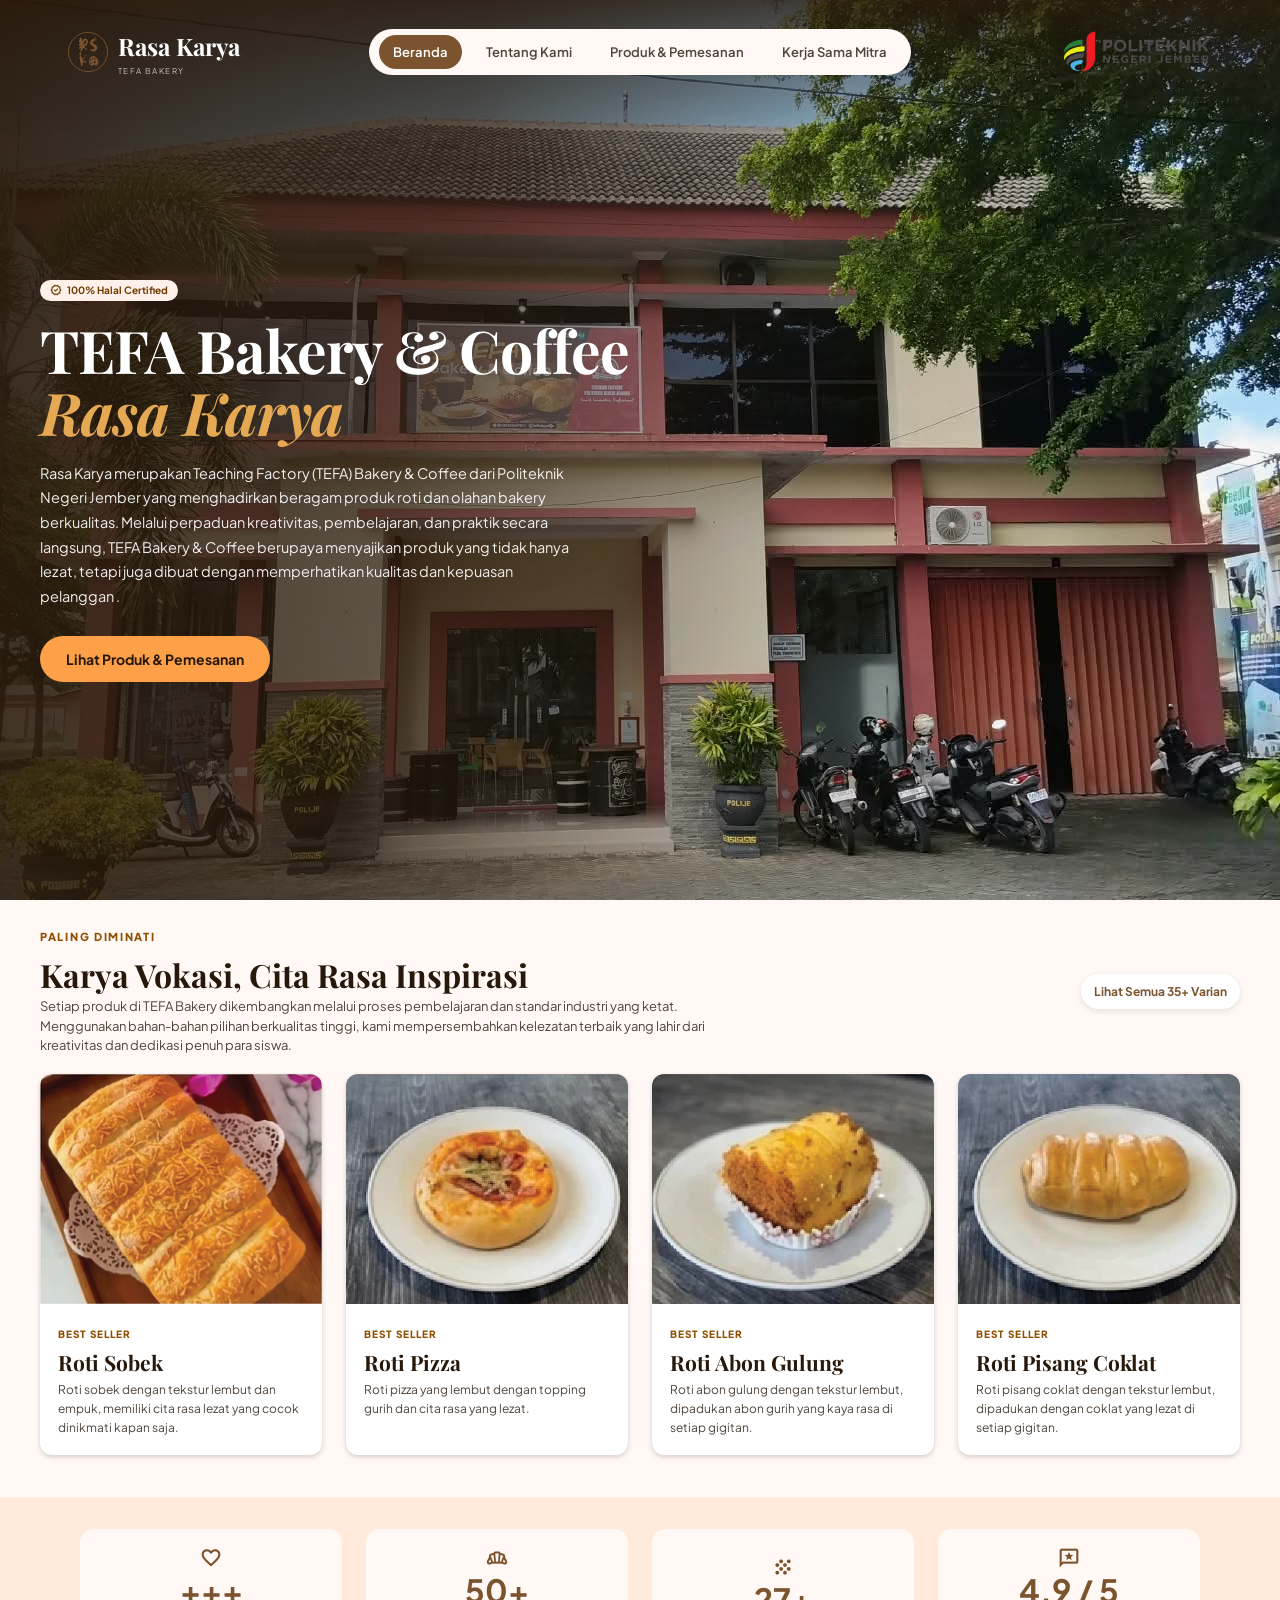
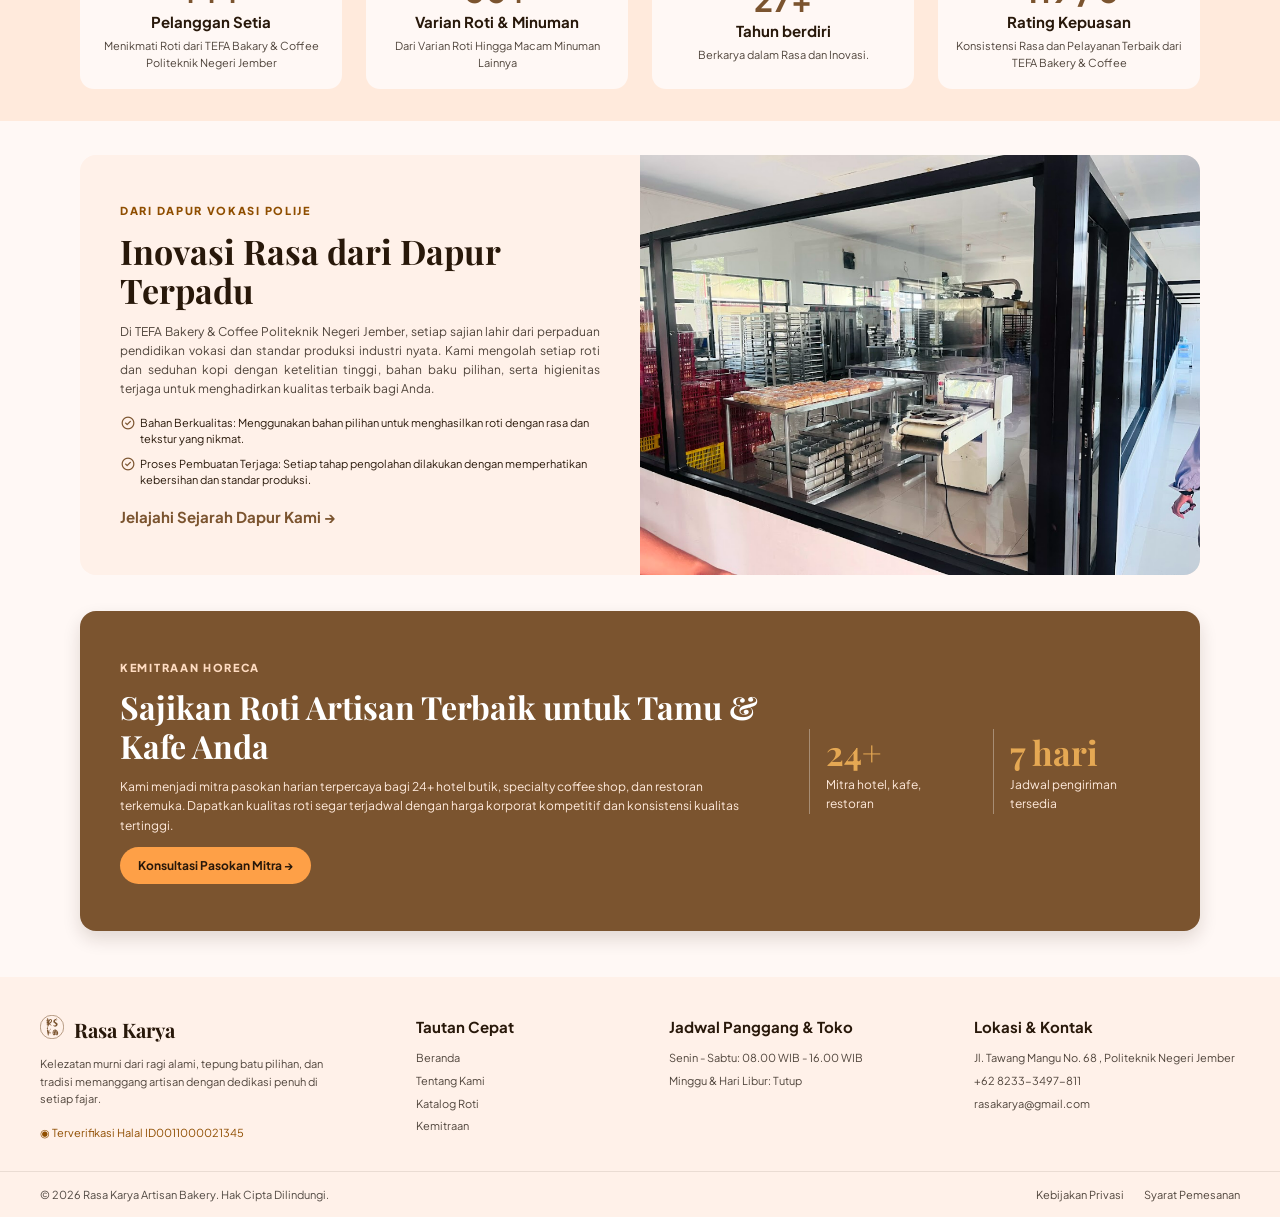
<file: index.html>
<!doctype html>
<html lang="id">
<head>
  <meta charset="utf-8">
  <meta name="viewport" content="width=device-width, initial-scale=1">
  <meta name="description" content="Rasa Karya: roti artisan segar, dibuat perlahan setiap fajar.">
  <title>Rasa Karya - Tefa Bakery</title>

  <link rel="preconnect" href="https://fonts.googleapis.com">
  <link rel="preconnect" href="https://fonts.gstatic.com" crossorigin>
  <link href="https://fonts.googleapis.com/css2?family=Manrope:wght@400;500;600;700;800&family=Playfair+Display:wght@600;700&family=Plus+Jakarta+Sans:wght@400;500;600;700;800&display=swap" rel="stylesheet">
  <link rel="stylesheet" href="https://fonts.googleapis.com/css2?family=Material+Symbols+Outlined">
  <link rel="stylesheet" href="css/style.css">
  <link rel="stylesheet" href="css/motion.css" />
  <link rel="icon" href="assets/images/favicon.svg"/>
</head>

<body class="home-page">
  <header class="site-header">
    <a class="brand" href="#beranda" aria-label="Rasa Karya beranda">
      <span class="brand-mark">
        <img src="assets/images/mini-logo.svg" alt="Logo Rasa Karya">
      </span>
      <span>
        <b>Rasa Karya</b>
        <small>TEFA BAKERY</small>
      </span>
    </a>

    <!-- Tombol toggle menu (tampil hanya di mobile). Harus tepat sebelum <nav>. -->
    <button class="menu" type="button" aria-expanded="false" aria-controls="navigation" aria-label="Buka menu">
      <span class="material-symbols-outlined" aria-hidden="true">menu</span>
    </button>

    <nav id="navigation" aria-label="Navigasi utama">
      <a href="index.html" aria-current="page">Beranda</a>
      <a href="pages/about.html">Tentang Kami</a>
      <a href="pages/product.html">Produk &amp; Pemesanan</a>
      <a href="pages/partnership.html">Kerja Sama Mitra</a>
    </nav>

    <div class="header-actions">
      <div class="header-image">
        <img src="assets/images/logo-header-polije.png" alt="logo-polije">
      </div>
    </div>
  </header>

  <main id="beranda">
    <section class="hero">
          <div class="hero-copy">
            <div class="trust-badges" aria-label="Keunggulan Rasa Karya">
              <span><span class="material-symbols-outlined" aria-hidden="true">verified</span>100% Halal Certified</span>
            </div>
            <h1>TEFA Bakery & Coffee<br><em>Rasa Karya </em></h1>
            <p class="lede">Rasa Karya merupakan Teaching Factory (TEFA) Bakery &  Coffee dari Politeknik Negeri Jember yang menghadirkan beragam produk roti dan olahan bakery berkualitas. Melalui perpaduan kreativitas, pembelajaran, dan praktik secara langsung, TEFA Bakery & Coffee berupaya menyajikan produk yang tidak hanya lezat, tetapi juga dibuat dengan memperhatikan kualitas dan kepuasan pelanggan .</p>
            <div class="actions">
              <a class="button primary" href="pages/product.html">Lihat Produk &amp; Pemesanan</a>
            </div>
          </div>
        </section>

    <section id="koleksi" class="collection shell">
      <div class="section-head">
        <div>
          <p class="overline">PALING DIMINATI</p>
          <h2>Karya Vokasi, Cita Rasa Inspirasi</h2>
          <p>Setiap produk di TEFA Bakery dikembangkan melalui proses pembelajaran dan standar industri yang ketat. Menggunakan bahan-bahan pilihan berkualitas tinggi, kami mempersembahkan kelezatan terbaik yang lahir dari kreativitas dan dedikasi penuh para siswa.</p>
        </div>
        <a class="text-link" href="pages/collection.html">Lihat Semua 35+ Varian</a>
      </div>

      <div class="products">
        <article class="product">
          <img src="assets/images/products-rev/roti_sobek.png" alt="Roti sobek">
          <div>
            <span>BEST SELLER</span>
            <h3>Roti Sobek</h3>
            <p>Roti sobek dengan tekstur lembut dan empuk, memiliki cita rasa lezat yang cocok dinikmati kapan saja.</p>
          </div>
        </article>

        <article class="product">
          <img src="assets/images/products-rev/roti_pizza.png" alt="Roti pizza">
          <div>
            <span>BEST SELLER</span>
            <h3>Roti Pizza</h3>
            <p>Roti pizza yang lembut dengan topping gurih dan cita rasa yang lezat.</p>
          </div>
        </article>

        <article class="product">
          <img src="assets/images/products-rev/roti_abon_gulung.png" alt="Roti abon gulung">
          <div>
            <span>BEST SELLER</span>
            <h3>Roti Abon Gulung</h3>
            <p>Roti abon gulung dengan tekstur lembut, dipadukan abon gurih yang kaya rasa di setiap gigitan.</p>
          </div>
        </article>

        <article class="product">
          <img src="assets/images/products-rev/roti_pisangcoklat.png" alt="Roti pisang coklat">
          <div>
            <span>BEST SELLER</span>
            <h3>Roti Pisang Coklat</h3>
            <p>Roti pisang coklat dengan tekstur lembut, dipadukan dengan coklat yang lezat di setiap gigitan.</p>
          </div>
        </article>
      </div>
    </section>

    <section class="stats shell" aria-label="Rasa Karya dalam angka">
      <article>
        <span class="material-symbols-outlined" aria-hidden="true">favorite</span>
        <strong>+++</strong>
        <b>Pelanggan Setia</b>
        <p>Menikmati Roti dari TEFA Bakary & Coffee Politeknik Negeri Jember</p>
      </article>
      <article>
        <span class="material-symbols-outlined" aria-hidden="true">bakery_dining</span>
        <strong>50+</strong>
        <b>Varian Roti &amp; Minuman</b>
        <p>Dari Varian Roti Hingga Macam Minuman Lainnya<p>
      </article>
      <article>
        <span class="material-symbols-outlined" aria-hidden="true">grain</span>
        <strong>27+</strong>
        <b>Tahun berdiri</b>
        <p>Berkarya dalam Rasa dan Inovasi.</p>
      </article>
      <article>
        <span class="material-symbols-outlined" aria-hidden="true">reviews</span>
        <strong>4.9 / 5</strong>
        <b>Rating Kepuasan</b>
        <p>Konsistensi Rasa dan Pelayanan Terbaik dari TEFA Bakery & Coffee</p>
      </article>
    </section>

    <section id="cerita" class="story shell">
      <div class="story-copy">
        <p class="overline">DARI DAPUR VOKASI POLIJE</p>
        <h2>Inovasi Rasa dari Dapur Terpadu</h2>
        <p>Di TEFA Bakery & Coffee Politeknik Negeri Jember, setiap sajian lahir dari perpaduan pendidikan vokasi dan standar produksi industri nyata. Kami mengolah setiap roti dan seduhan kopi dengan ketelitian tinggi, bahan baku pilihan, serta higienitas terjaga untuk menghadirkan kualitas terbaik bagi Anda.</p>
        <ul>
          <li>Bahan Berkualitas: Menggunakan bahan pilihan untuk menghasilkan roti dengan rasa dan tekstur yang nikmat.</li>
          <li>Proses Pembuatan Terjaga: Setiap tahap pengolahan dilakukan dengan memperhatikan kebersihan dan standar produksi.</li>
        </ul>
        <a class="text-link" href="about.html">Jelajahi Sejarah Dapur Kami →</a>
      </div>
      <img src="assets/images/dapur-polije.png" alt="Ruang produksi TEFA Bakery &amp; Coffee Polije">
    </section>

    <section id="mitra" class="partner">
      <div class="shell partner-inner">
        <div>
          <p class="overline">KEMITRAAN HORECA</p>
          <h2>Sajikan Roti Artisan Terbaik untuk Tamu &amp; Kafe Anda</h2>
          <p>Kami menjadi mitra pasokan harian terpercaya bagi 24+ hotel butik, specialty coffee shop, dan restoran terkemuka. Dapatkan kualitas roti segar terjadwal dengan harga korporat kompetitif dan konsistensi kualitas tertinggi.</p>
          <a class="button primary" href="mailto:mitra@rasakarya.id?subject=Kemitraan%20Rasa%20Karya">Konsultasi Pasokan Mitra →</a>
        </div>
        <dl>
          <div>
            <dt>24+</dt>
            <dd>Mitra hotel, kafe, restoran</dd>
          </div>
          <div>
            <dt>7 hari</dt>
            <dd>Jadwal pengiriman tersedia</dd>
          </div>
        </dl>
      </div>
    </section>
  </main>

<footer class="footer home-footer">
      <div class="shell footer-grid">
        <div>
          <a class="brand" href="index.html#beranda">
            <span class="brand-mark"><img src="assets/images/mini-logo.svg" alt=""></span>
            <b>Rasa Karya</b>
          </a>
          <p>Kelezatan murni dari ragi alami, tepung batu pilihan, dan tradisi memanggang artisan dengan dedikasi penuh di setiap fajar.</p>
          <span class="halal-note">◉ Terverifikasi Halal ID0011000021345</span>
        </div>
        <div>
          <b>Tautan Cepat</b>
          <a href="index.html#beranda">Beranda</a>
          <a href="about.html">Tentang Kami</a>
          <a href="product.html">Katalog Roti</a>
          <a href="partnership.html">Kemitraan</a>
        </div>
        <div>
          <b>Jadwal Panggang &amp; Toko</b>
          <span>Senin - Sabtu: 08.00 WIB - 16.00 WIB</span>
          <span>Minggu & Hari Libur: Tutup</span>
        </div>
        <div>
          <b>Lokasi &amp; Kontak</b>
          <span>Jl. Tawang Mangu No. 68 , Politeknik Negeri Jember</span>
          <a href="">+62 8233-3497-811</a>
          <a href="">rasakarya@gmail.com</a>
        </div>
      </div>
      <div class="shell copyright">
        <span>© 2026 Rasa Karya Artisan Bakery. Hak Cipta Dilindungi.</span>
        <span><a href="#privasi">Kebijakan Privasi</a><a href="#syarat">Syarat Pemesanan</a></span>
      </div>
    </footer>

  <div id="toast" role="status" aria-live="polite"></div>
  <script src="js/reveal.js"></script>
  <script src="js/script.js"></script>
</body>
</html>
</file>
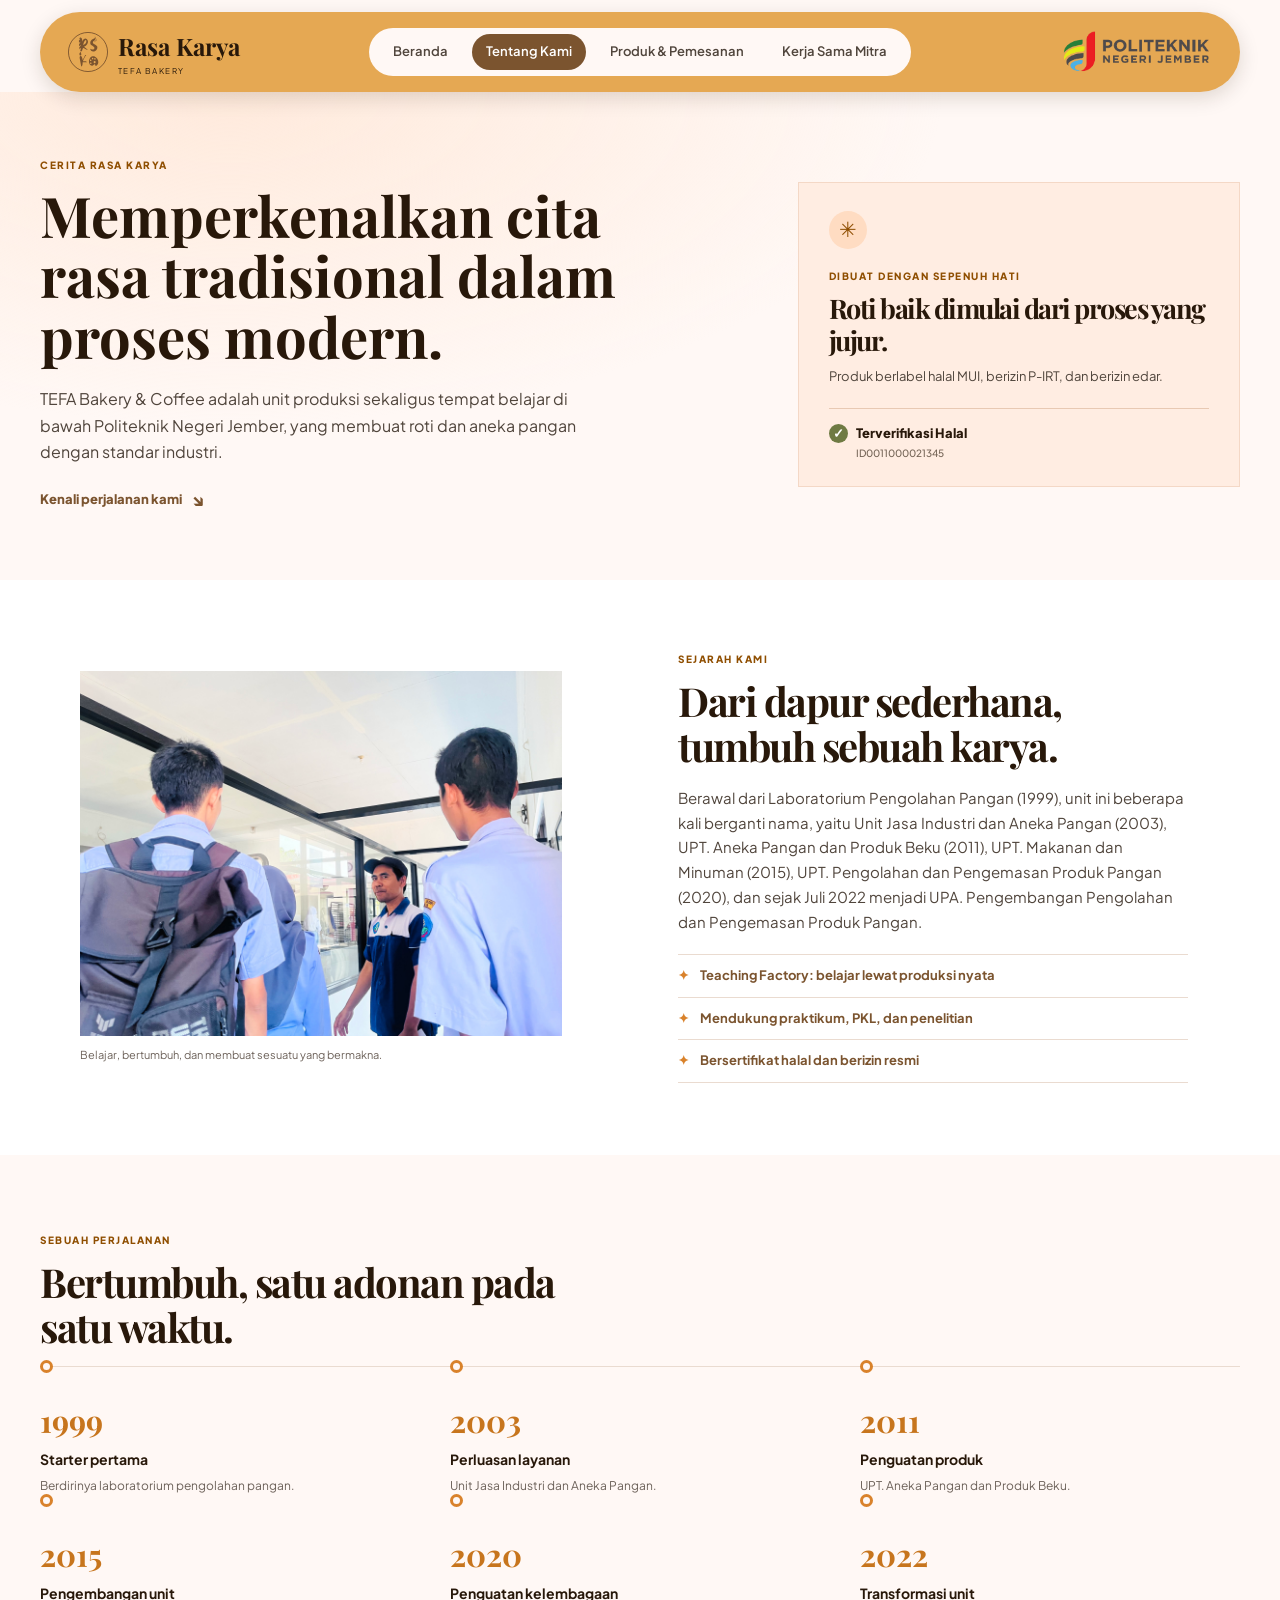
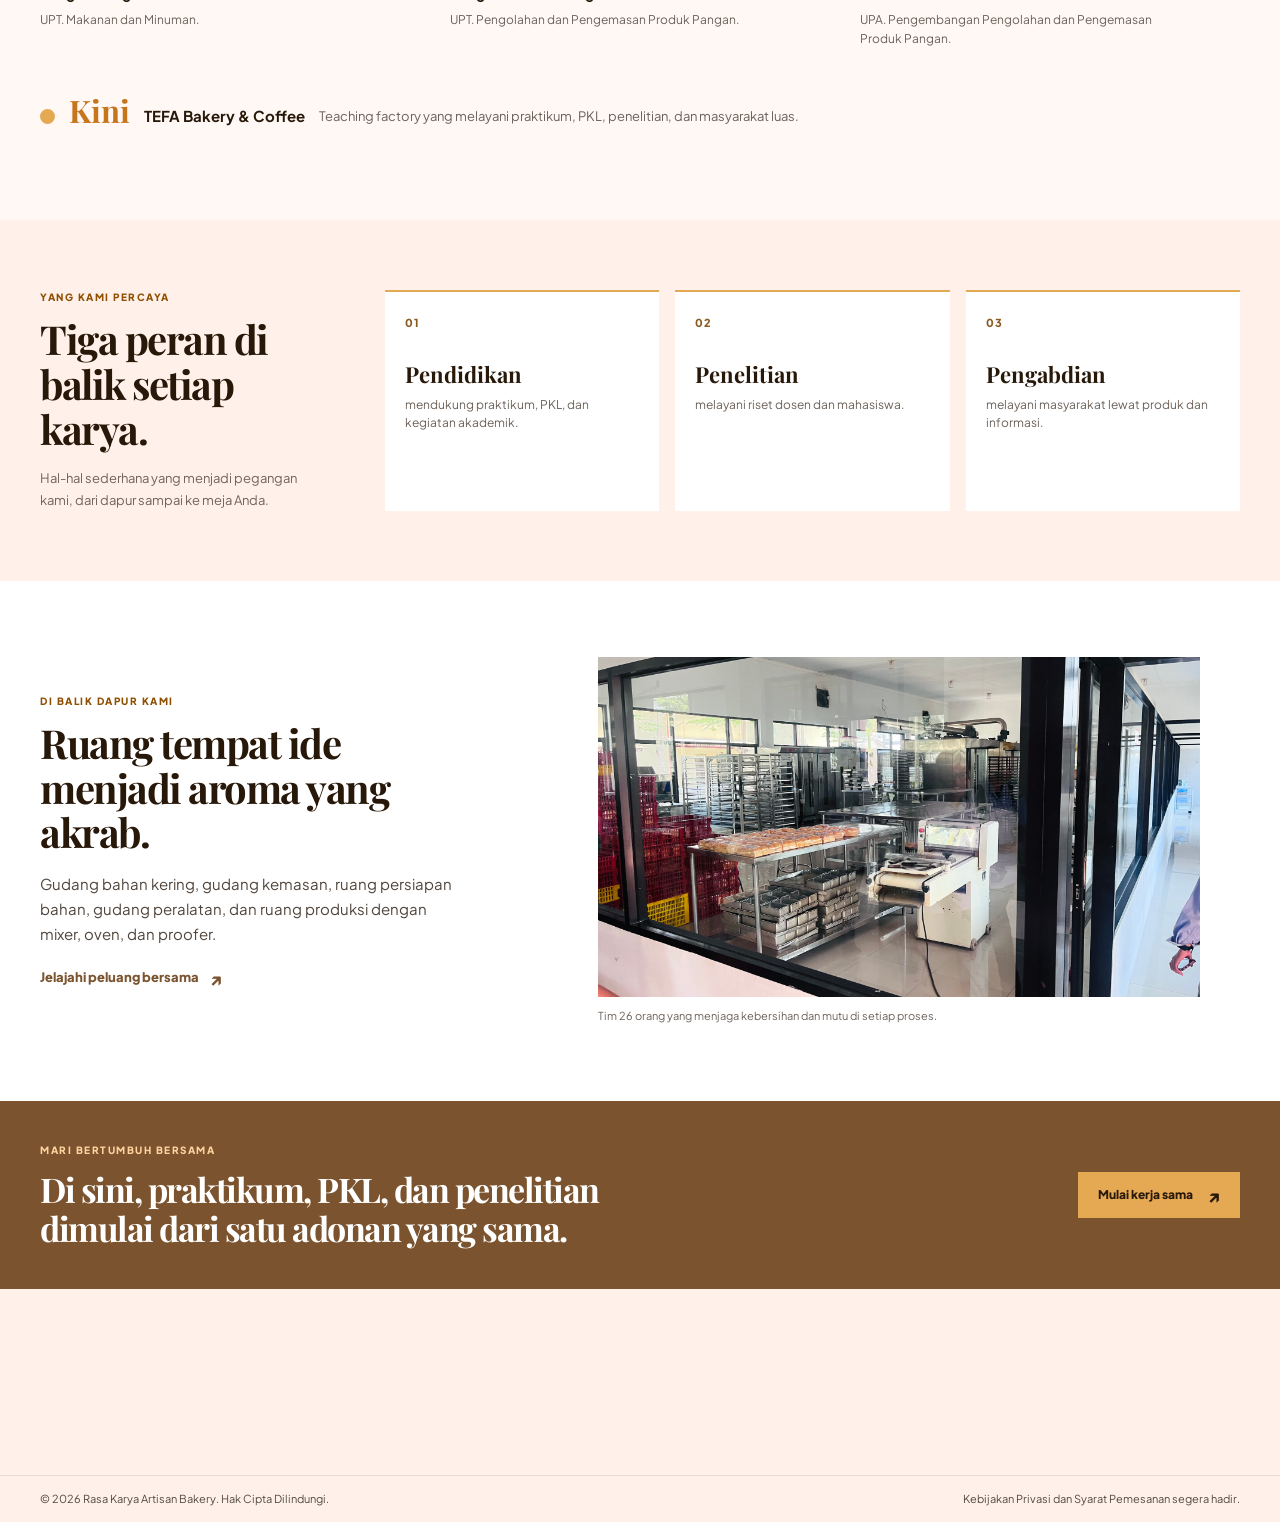
<file: pages/about.html>
<!doctype html>
<html lang="id">
  <head>
    <meta charset="UTF-8" />
    <meta name="viewport" content="width=device-width, initial-scale=1.0" />
    <title>Tentang Kami - Rasa Karya</title>

    <link rel="preconnect" href="https://fonts.googleapis.com" />
    <link rel="preconnect" href="https://fonts.gstatic.com" crossorigin />
    <link
      href="https://fonts.googleapis.com/css2?family=Manrope:wght@400;500;600;700;800&family=Playfair+Display:wght@600;700&family=Plus+Jakarta+Sans:wght@400;500;600;700;800&display=swap"
      rel="stylesheet"
    />
    <link
      rel="stylesheet"
      href="https://fonts.googleapis.com/css2?family=Material+Symbols+Outlined"
    />
    <link rel="stylesheet" href="../css/style.css" />
    <link rel="stylesheet" href="../css/about.css" />
  <link rel="stylesheet" href="../css/motion.css" />
  <link rel="icon" href="../assets/images/favicon.svg"/>
  </head>
  <body class="about-page">
    <header class="site-header">
      <a class="brand" href="../index.html" aria-label="Rasa Karya beranda">
        <span class="brand-mark">
          <img src="../assets/images/mini-logo.svg" alt="Logo Rasa Karya" />
        </span>
        <span>
          <b>Rasa Karya</b>
          <small>TEFA BAKERY</small>
        </span>
      </a>
      
      <button
        class="menu"
        type="button"
        aria-expanded="false"
        aria-controls="navigation"
      >
        Menu
      </button>

      <nav id="navigation" aria-label="Navigasi utama">
        <a href="../index.html">Beranda</a>
        <a href="about.html" aria-current="page">Tentang Kami</a>
        <a href="product.html">Produk &amp; Pemesanan</a>
        <a href="partnership.html">Kerja Sama Mitra</a>
      </nav>

      <div class="header-actions">
        <div class="header-image">
          <img src="../assets/images/logo-header-polije.png" alt="logo-polije">
        </div>
      </div>
    </header>

    <main>
      <section class="about-intro">
        <div class="about-intro-copy">
          <p class="about-eyebrow">CERITA RASA KARYA</p>
          <h1>Memperkenalkan cita rasa tradisional dalam proses modern.</h1>
          <p class="about-lede">
            TEFA Bakery & Coffee adalah unit produksi sekaligus tempat belajar di bawah Politeknik Negeri Jember, yang membuat roti dan aneka pangan dengan standar industri.
          </p>
          <a class="about-text-link" href="#perjalanan">Kenali perjalanan kami <span aria-hidden="true">↘</span></a>
        </div>
        <aside class="about-highlight">
          <span class="about-highlight-icon" aria-hidden="true">✳</span>
          <p class="about-eyebrow">DIBUAT DENGAN SEPENUH HATI</p>
          <h2>Roti baik dimulai dari proses yang jujur.</h2>
          <p>Produk berlabel halal MUI, berizin P-IRT, dan berizin edar.</p>
          <div class="about-highlight-rule"></div>
          <p class="about-halal"><span aria-hidden="true">✓</span> Terverifikasi Halal<br /><small>ID0011000021345</small></p>
        </aside>
      </section>

      <section class="about-origin">
        <figure class="about-origin-photo">
          <img src="../assets/images/about-tefa.jpg" alt="Tim Rasa Karya mengenalkan fasilitas produksi kepada pengunjung" />
          <figcaption>Belajar, bertumbuh, dan membuat sesuatu yang bermakna.</figcaption>
        </figure>
        <div class="about-origin-copy">
          <p class="about-eyebrow">SEJARAH KAMI</p>
          <h2>Dari dapur sederhana, tumbuh sebuah karya.</h2>
          <p>
                      Berawal dari Laboratorium Pengolahan Pangan (1999), unit ini beberapa kali berganti nama, yaitu Unit Jasa Industri dan Aneka Pangan (2003), UPT. Aneka Pangan dan Produk Beku (2011), UPT. Makanan dan Minuman (2015), UPT. Pengolahan dan Pengemasan Produk Pangan (2020), dan sejak Juli 2022 menjadi UPA. Pengembangan Pengolahan dan Pengemasan Produk Pangan.
                    </p>
                    <ul>
                      <li>Teaching Factory: belajar lewat produksi nyata</li>
                      <li>Mendukung praktikum, PKL, dan penelitian</li>
                      <li>Bersertifikat halal dan berizin resmi</li>
                    </ul>
        </div>
      </section>

      <section class="about-journey" id="perjalanan">
        <div class="about-section-heading">
          <p class="about-eyebrow">SEBUAH PERJALANAN</p>
          <h2>Bertumbuh, satu adonan pada satu waktu.</h2>
        </div>
        <ol class="about-timeline">
                  <li><time datetime="1999">1999</time><span class="timeline-dot" aria-hidden="true"></span>
                    <strong>Starter pertama</strong>
                    <p>Berdirinya laboratorium pengolahan pangan.</p>
                  </li>
                  <li><time datetime="2003">2003</time><span class="timeline-dot" aria-hidden="true"></span>
                    <strong>Perluasan layanan</strong>
                    <p>Unit Jasa Industri dan Aneka Pangan.</p>
                  </li>
                  <li><time datetime="2011">2011</time><span class="timeline-dot" aria-hidden="true"></span>
                    <strong>Penguatan produk</strong>
                    <p>UPT. Aneka Pangan dan Produk Beku.</p>
                  </li>
                  <li><time datetime="2015">2015</time><span class="timeline-dot" aria-hidden="true"></span>
                    <strong>Pengembangan unit</strong>
                    <p>UPT. Makanan dan Minuman.</p>
                  </li>
                  <li><time datetime="2020">2020</time><span class="timeline-dot" aria-hidden="true"></span>
                    <strong>Penguatan kelembagaan</strong>
                    <p>UPT. Pengolahan dan Pengemasan Produk Pangan.</p>
                  </li>
                  <li><time datetime="2022">2022</time><span class="timeline-dot" aria-hidden="true"></span>
                    <strong>Transformasi unit</strong>
                    <p>UPA. Pengembangan Pengolahan dan Pengemasan Produk Pangan.</p>
                  </li>
                  <li class="timeline-now"><span class="timeline-dot" aria-hidden="true"></span>
                    <b>Kini</b>
                    <strong>TEFA Bakery &amp; Coffee</strong>
                    <p>Teaching factory yang melayani praktikum, PKL, penelitian, dan masyarakat luas.</p>
                  </li>
                </ol>
      </section>

      <section class="about-values">
        <div class="values-heading">
          <p class="about-eyebrow">YANG KAMI PERCAYA</p>
          <h2>Tiga peran di balik setiap karya.</h2>
          <p>Hal-hal sederhana yang menjadi pegangan kami, dari dapur sampai ke meja Anda.</p>
        </div>
        <article class="value-card">
          <span aria-hidden="true">01</span>
          <h3>Pendidikan</h3>
          <p>mendukung praktikum, PKL, dan kegiatan akademik.</p>
        </article>
        <article class="value-card">
          <span aria-hidden="true">02</span>
          <h3>Penelitian</h3>
          <p>melayani riset dosen dan mahasiswa.</p>
        </article>
        <article class="value-card">
          <span aria-hidden="true">03</span>
          <h3>Pengabdian</h3>
          <p>melayani masyarakat lewat produk dan informasi.</p>
        </article>
      </section>

      <section class="about-facilities" aria-labelledby="about-facilities-title">
        <div class="about-facilities-copy">
          <p class="about-eyebrow">DI BALIK DAPUR KAMI</p>
          <h2 id="about-facilities-title">Ruang tempat ide menjadi aroma yang akrab.</h2>
          <p>Gudang bahan kering, gudang kemasan, ruang persiapan bahan, gudang peralatan, dan ruang produksi dengan mixer, oven, dan proofer.</p>
          <a href="partnership.html" class="about-text-link">Jelajahi peluang bersama <span aria-hidden="true">↗</span></a>
        </div>
        <figure class="about-facilities-photo">
          <img src="../assets/images/landing-page.jpg" alt="Area produksi roti dengan oven dan rak pemanggangan" loading="lazy" />
          <figcaption>Tim 26 orang yang menjaga kebersihan dan mutu di setiap proses.</figcaption>
        </figure>
      </section>

      <section class="about-cta">
        <div>
          <p class="about-eyebrow">MARI BERTUMBUH BERSAMA</p>
          <h2>Di sini, praktikum, PKL, dan penelitian dimulai dari satu adonan yang sama.</h2>
        </div>
        <a href="partnership.html" class="about-cta-link">Mulai kerja sama <span aria-hidden="true">↗</span></a>
      </section>
    </main>

    <footer class="footer home-footer">
      <div class="shell footer-grid">
        <div>
          <a class="brand" href="../index.html#beranda">
            <span class="brand-mark"><img src="../assets/images/mini-logo.svg" alt=""></span>
            <b>Rasa Karya</b>
          </a>
          <p>Kelezatan murni dari ragi alami, tepung batu pilihan, dan tradisi memanggang artisan dengan dedikasi penuh di setiap fajar.</p>
          <span class="halal-note">◉ Terverifikasi Halal ID0011000021345</span>
        </div>
        <div>
          <b>Tautan Cepat</b>
          <a href="../index.html#beranda">Beranda</a>
          <a href="about.html">Tentang Kami</a>
          <a href="product.html">Katalog Roti</a>
          <a href="partnership.html">Kemitraan</a>
        </div>
        <div>
          <b>Jadwal Panggang &amp; Toko</b>
          <span>Senin - Sabtu: 07.00 WIB - 16.00 WIB</span>
          <span>Minggu & Hari Libur: Tutup</span>
        </div>
        <div>
          <b>Lokasi &amp; Kontak</b>
          <span>Jl. Tawang Mangu No. 68 , Politeknik Negeri Jember</span>
          <a href="tel:+6282333497811">+62 8233-3497-811</a>
                    <a href="mailto:rasakarya@gmail.com">rasakarya@gmail.com</a>
        </div>
      </div>
      <div class="shell copyright">
        <span>© 2026 Rasa Karya Artisan Bakery. Hak Cipta Dilindungi.</span>
        <span>Kebijakan Privasi dan Syarat Pemesanan segera hadir.</span>
      </div>
    </footer>
    <div id="toast" role="status" aria-live="polite"></div>
    <script src="../js/reveal.js"></script>
  <script src="../js/script.js"></script>
  </body>
</html>
</file>
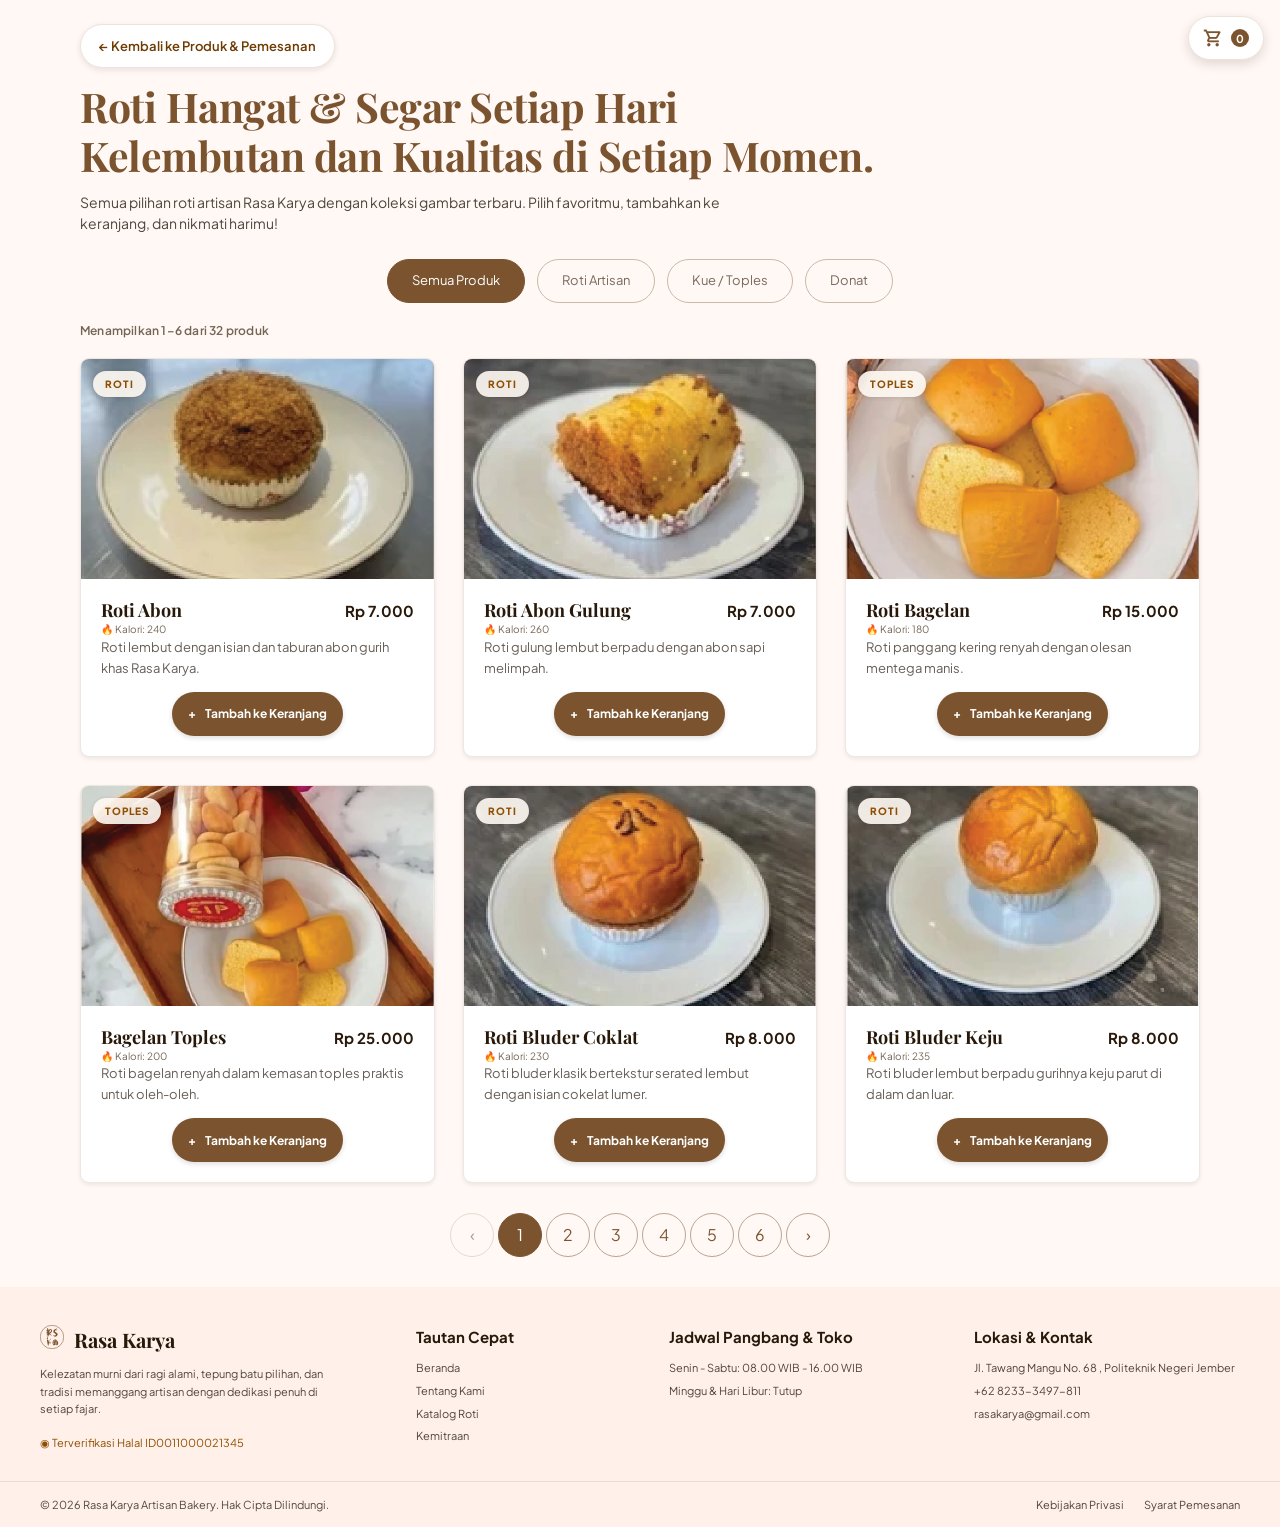
<file: pages/collection.html>
<!doctype html>
<html lang="id">
  <head>
    <meta charset="utf-8" />
    <meta name="viewport" content="width=device-width, initial-scale=1" />
    <title>Koleksi Roti & Minuman - Rasa Karya</title>
    <meta
      name="description"
      content="Koleksi roti artisan Rasa Karya dalam satu halaman dengan visual terbaru."
    />

    <link rel="preconnect" href="https://fonts.googleapis.com" />
    <link rel="preconnect" href="https://fonts.gstatic.com" crossorigin />
    <link
      href="https://fonts.googleapis.com/css2?family=Manrope:wght@400;500;600;700;800&family=Playfair+Display:wght@600;700&family=Plus+Jakarta+Sans:wght@400;500;600;700;800&display=swap"
      rel="stylesheet"
    />
    <link
      rel="stylesheet"
      href="https://fonts.googleapis.com/css2?family=Material+Symbols+Outlined"
    />
    <link rel="stylesheet" href="../css/style.css" />
    <link rel="stylesheet" href="../css/collections.css" />
    <link rel="stylesheet" href="../css/motion.css" />
    <link rel="icon" href="../assets/images/favicon.svg" />
  </head>
  <body class="collection-page">
    <main>
      <button
              type="button"
              class="cart cart--floating"
              data-popup-open="popup-promo"
              aria-label="Keranjang belanja"
            >
              <span class="material-symbols-outlined" aria-hidden="true"
                >shopping_cart</span
              >
              <span id="cart-count">0</span>
            </button>
            <div
              class="popup-overlay"
              id="popup-promo"
              role="dialog"
              aria-modal="true"
              aria-labelledby="popup-promo-judul"
            >
              <div class="popup">
                <button
                  class="popup-close"
                  data-popup-close
                  aria-label="Tutup pop up"
                >
                  &times;
                </button>

                <h2 id="popup-promo-judul">Keranjang Belanja</h2>
                <p id="popup-status" role="status" aria-live="polite"></p>

                <!-- Daftar barang diisi lewat js/script.js -->
                <div id="popup-daftar" class="popup-daftar"></div>

                <p class="popup-total">
                  Total
                  <strong id="popup-total-harga">Rp 0</strong>
                </p>

                <div class="popup-actions">
                  <a
                    class="btn"
                    id="tombol-pesan"
                    href="#"
                    target="_blank"
                    rel="noopener"
                    >Pesan via WhatsApp</a
                  >
                  <button
                    type="button"
                    class="btn btn-outline"
                    id="popup-kosongkan"
                  >
                    Kosongkan Keranjang
                  </button>
                  <button type="button" class="btn btn-outline" data-popup-close>
                    Lanjut Belanja
                  </button>
                </div>
              </div>
            </div>
      <section class="collection-hero">
        <a class="back-link" href="product.html"
          >&#x2190; Kembali ke Produk & Pemesanan</a
        >
        <h1>
          Roti Hangat & Segar Setiap Hari<br />Kelembutan dan Kualitas di Setiap
          Momen.
        </h1>
        <p>
          Semua pilihan roti artisan Rasa Karya dengan koleksi gambar terbaru.
          Pilih favoritmu, tambahkan ke keranjang, dan nikmati harimu!
        </p>

        <nav class="filter-nav" aria-label="Filter koleksi produk">
          <button type="button" data-kategori="semua" class="is-active">
            Semua Produk
          </button>
          <button type="button" data-kategori="roti">Roti Artisan</button>
          <button type="button" data-kategori="toples">Kue / Toples</button>
          <button type="button" data-kategori="donat">Donat</button>
        </nav>
      </section>

      <section class="collection-section">
        <h2>Koleksi Roti & Kue</h2>
        <p
          id="collection-status"
          class="collection-status"
          role="status"
          aria-live="polite"
        ></p>

        <div
          id="collection-grid"
          class="collection-grid"
          aria-label="Daftar produk roti"
        >
          <article class="collection-card product" data-kategori="roti">
            <div class="collection-card__media">
              <img
                class="collection-card__image"
                src="../assets/images/products-rev/roti_abon.png"
                alt="Roti Abon"
                loading="lazy"
                decoding="async"
              />
              <span class="collection-card__tag">Roti</span>
            </div>
            <div class="collection-card__content">
              <div class="collection-card__heading">
                <h3>Roti Abon</h3>
                <strong>Rp 7.000</strong>
              </div>
              <small>&#128293; Kalori: 240</small>
              <p>
                Roti lembut dengan isian dan taburan abon gurih khas Rasa Karya.
              </p>
              <button type="button" data-product="Roti Abon">
                Tambah ke Keranjang
              </button>
            </div>
          </article>

          <article class="collection-card product" data-kategori="roti">
            <div class="collection-card__media">
              <img
                class="collection-card__image"
                src="../assets/images/products-rev/roti_abon_gulung.png"
                alt="Roti Abon Gulung"
                loading="lazy"
                decoding="async"
              />
              <span class="collection-card__tag">Roti</span>
            </div>
            <div class="collection-card__content">
              <div class="collection-card__heading">
                <h3>Roti Abon Gulung</h3>
                <strong>Rp 7.000</strong>
              </div>
              <small>&#128293; Kalori: 260</small>
              <p>Roti gulung lembut berpadu dengan abon sapi melimpah.</p>
              <button type="button" data-product="Roti Abon Gulung">
                Tambah ke Keranjang
              </button>
            </div>
          </article>

          <article class="collection-card product" data-kategori="toples">
            <div class="collection-card__media">
              <img
                class="collection-card__image"
                src="../assets/images/products-rev/roti_bagelan.png"
                alt="Roti Bagelan"
                loading="lazy"
                decoding="async"
              />
              <span class="collection-card__tag">Toples</span>
            </div>
            <div class="collection-card__content">
              <div class="collection-card__heading">
                <h3>Roti Bagelan</h3>
                <strong>Rp 15.000</strong>
              </div>
              <small>&#128293; Kalori: 180</small>
              <p>Roti panggang kering renyah dengan olesan mentega manis.</p>
              <button type="button" data-product="Roti Bagelan">
                Tambah ke Keranjang
              </button>
            </div>
          </article>

          <article class="collection-card product" data-kategori="toples">
            <div class="collection-card__media">
              <img
                class="collection-card__image"
                src="../assets/images/products-rev/roti_bagelan_toples.png"
                alt="Bagelan Toples"
                loading="lazy"
                decoding="async"
              />
              <span class="collection-card__tag">Toples</span>
            </div>
            <div class="collection-card__content">
              <div class="collection-card__heading">
                <h3>Bagelan Toples</h3>
                <strong>Rp 25.000</strong>
              </div>
              <small>&#128293; Kalori: 200</small>
              <p>
                Roti bagelan renyah dalam kemasan toples praktis untuk
                oleh-oleh.
              </p>
              <button type="button" data-product="Bagelan Toples">
                Tambah ke Keranjang
              </button>
            </div>
          </article>

          <article class="collection-card product" data-kategori="roti">
            <div class="collection-card__media">
              <img
                class="collection-card__image"
                src="../assets/images/products-rev/roti_bluder_coklat.png"
                alt="Roti Bluder Coklat"
                loading="lazy"
                decoding="async"
              />
              <span class="collection-card__tag">Roti</span>
            </div>
            <div class="collection-card__content">
              <div class="collection-card__heading">
                <h3>Roti Bluder Coklat</h3>
                <strong>Rp 8.000</strong>
              </div>
              <small>&#128293; Kalori: 230</small>
              <p>
                Roti bluder klasik bertekstur serated lembut dengan isian
                cokelat lumer.
              </p>
              <button type="button" data-product="Roti Bluder Coklat">
                Tambah ke Keranjang
              </button>
            </div>
          </article>

          <article class="collection-card product" data-kategori="roti">
            <div class="collection-card__media">
              <img
                class="collection-card__image"
                src="../assets/images/products-rev/roti_bluder_keju.png"
                alt="Roti Bluder Keju"
                loading="lazy"
                decoding="async"
              />
              <span class="collection-card__tag">Roti</span>
            </div>
            <div class="collection-card__content">
              <div class="collection-card__heading">
                <h3>Roti Bluder Keju</h3>
                <strong>Rp 8.000</strong>
              </div>
              <small>&#128293; Kalori: 235</small>
              <p>
                Roti bluder lembut berpadu gurihnya keju parut di dalam dan
                luar.
              </p>
              <button type="button" data-product="Roti Bluder Keju">
                Tambah ke Keranjang
              </button>
            </div>
          </article>

          <article class="collection-card product" data-kategori="roti">
            <div class="collection-card__media">
              <img
                class="collection-card__image"
                src="../assets/images/products-rev/roti_boy_mocca.png"
                alt="Roti Boy Mocca"
                loading="lazy"
                decoding="async"
              />
              <span class="collection-card__tag">Roti</span>
            </div>
            <div class="collection-card__content">
              <div class="collection-card__heading">
                <h3>Roti Boy Mocca</h3>
                <strong>Rp 8.000</strong>
              </div>
              <small>&#128293; Kalori: 280</small>
              <p>
                Roti Mexican bun dengan aroma moka harum dan topping renyah.
              </p>
              <button type="button" data-product="Roti Boy Mocca">
                Tambah ke Keranjang
              </button>
            </div>
          </article>

          <article class="collection-card product" data-kategori="roti">
            <div class="collection-card__media">
              <img
                class="collection-card__image"
                src="../assets/images/products-rev/roti_boy_putih.png"
                alt="Roti Boy Classic"
                loading="lazy"
                decoding="async"
              />
              <span class="collection-card__tag">Roti</span>
            </div>
            <div class="collection-card__content">
              <div class="collection-card__heading">
                <h3>Roti Boy Classic</h3>
                <strong>Rp 8.000</strong>
              </div>
              <small>&#128293; Kalori: 275</small>
              <p>
                Roti lembut berIRecipient topping kopi klasik yang meleleh di
                mulut.
              </p>
              <button type="button" data-product="Roti Boy Classic">
                Tambah ke Keranjang
              </button>
            </div>
          </article>

          <article class="collection-card product" data-kategori="roti">
            <div class="collection-card__media">
              <img
                class="collection-card__image"
                src="../assets/images/products-rev/roti_coklat_topping.png"
                alt="Roti Coklat Topping"
                loading="lazy"
                decoding="async"
              />
              <span class="collection-card__tag">Roti</span>
            </div>
            <div class="collection-card__content">
              <div class="collection-card__heading">
                <h3>Roti Coklat Topping</h3>
                <strong>Rp 7.000</strong>
              </div>
              <small>&#128293; Kalori: 250</small>
              <p>
                Roti manis dengan isian cokelat dan aneka hiasan menarik di
                atasnya.
              </p>
              <button type="button" data-product="Roti Coklat Topping">
                Tambah ke Keranjang
              </button>
            </div>
          </article>

          <article class="collection-card product" data-kategori="roti">
            <div class="collection-card__media">
              <img
                class="collection-card__image"
                src="../assets/images/products-rev/roti_coklat_topping2.png"
                alt="Roti Coklat Spesial"
                loading="lazy"
                decoding="async"
              />
              <span class="collection-card__tag">Roti</span>
            </div>
            <div class="collection-card__content">
              <div class="collection-card__heading">
                <h3>Roti Coklat Spesial</h3>
                <strong>Rp 7.000</strong>
              </div>
              <small>&#128293; Kalori: 255</small>
              <p>
                Varian roti cokelat ekstra mesi dengan cita rasa manis yang pas.
              </p>
              <button type="button" data-product="Roti Coklat Spesial">
                Tambah ke Keranjang
              </button>
            </div>
          </article>

          <article class="collection-card product" data-kategori="roti">
            <div class="collection-card__media">
              <img
                class="collection-card__image"
                src="../assets/images/products-rev/roti_cream_coklatkeju.png"
                alt="Roti Cream Coklat Keju"
                loading="lazy"
                decoding="async"
              />
              <span class="collection-card__tag">Roti</span>
            </div>
            <div class="collection-card__content">
              <div class="collection-card__heading">
                <h3>Roti Cream Coklat Keju</h3>
                <strong>Rp 8.000</strong>
              </div>
              <small>&#128293; Kalori: 310</small>
              <p>
                Kombinasi krim lembut, cokelat, dan keju parut dalam satu
                gigitan.
              </p>
              <button type="button" data-product="Roti Cream Coklat Keju">
                Tambah ke Keranjang
              </button>
            </div>
          </article>

          <article class="collection-card product" data-kategori="donat">
            <div class="collection-card__media">
              <img
                class="collection-card__image"
                src="../assets/images/products-rev/roti_donat_coklat.png"
                alt="Donat Coklat"
                loading="lazy"
                decoding="async"
              />
              <span class="collection-card__tag">Donat</span>
            </div>
            <div class="collection-card__content">
              <div class="collection-card__heading">
                <h3>Donat Coklat</h3>
                <strong>Rp 6.000</strong>
              </div>
              <small>&#128293; Kalori: 220</small>
              <p>
                Donat empuk berbalut glaze cokelat pekat yang manis menggugah
                selera.
              </p>
              <button type="button" data-product="Donat Coklat">
                Tambah ke Keranjang
              </button>
            </div>
          </article>

          <article class="collection-card product" data-kategori="donat">
            <div class="collection-card__media">
              <img
                class="collection-card__image"
                src="../assets/images/products-rev/roti_donat_coklatkeju.png"
                alt="Donat Coklat Keju"
                loading="lazy"
                decoding="async"
              />
              <span class="collection-card__tag">Donat</span>
            </div>
            <div class="collection-card__content">
              <div class="collection-card__heading">
                <h3>Donat Coklat Keju</h3>
                <strong>Rp 6.500</strong>
              </div>
              <small>&#128293; Kalori: 240</small>
              <p>
                Donat empuk dengan topping cokelat leleh dan taburan keju
                cheddar.
              </p>
              <button type="button" data-product="Donat Coklat Keju">
                Tambah ke Keranjang
              </button>
            </div>
          </article>

          <article class="collection-card product" data-kategori="donat">
            <div class="collection-card__media">
              <img
                class="collection-card__image"
                src="../assets/images/products-rev/roti_donat_creamcoklat.png"
                alt="Donat Cream Coklat"
                loading="lazy"
                decoding="async"
              />
              <span class="collection-card__tag">Donat</span>
            </div>
            <div class="collection-card__content">
              <div class="collection-card__heading">
                <h3>Donat Cream Coklat</h3>
                <strong>Rp 6.500</strong>
              </div>
              <small>&#128293; Kalori: 250</small>
              <p>Donat isi/topping krim coklat lembut yang lumer di mulut.</p>
              <button type="button" data-product="Donat Cream Coklat">
                Tambah ke Keranjang
              </button>
            </div>
          </article>

          <article class="collection-card product" data-kategori="donat">
            <div class="collection-card__media">
              <img
                class="collection-card__image"
                src="../assets/images/products-rev/roti_donat_creamkeju.png"
                alt="Donat Cream Keju"
                loading="lazy"
                decoding="async"
              />
              <span class="collection-card__tag">Donat</span>
            </div>
            <div class="collection-card__content">
              <div class="collection-card__heading">
                <h3>Donat Cream Keju</h3>
                <strong>Rp 6.500</strong>
              </div>
              <small>&#128293; Kalori: 245</small>
              <p>Donat lembut dengan lapisan cream keju gurih manis.</p>
              <button type="button" data-product="Donat Cream Keju">
                Tambah ke Keranjang
              </button>
            </div>
          </article>

          <article class="collection-card product" data-kategori="donat">
            <div class="collection-card__media">
              <img
                class="collection-card__image"
                src="../assets/images/products-rev/roti_donat_keju.png"
                alt="Donat Keju"
                loading="lazy"
                decoding="async"
              />
              <span class="collection-card__tag">Donat</span>
            </div>
            <div class="collection-card__content">
              <div class="collection-card__heading">
                <h3>Donat Keju</h3>
                <strong>Rp 6.000</strong>
              </div>
              <small>&#128293; Kalori: 210</small>
              <p>Donat klasik bertabur keju parut melimpah.</p>
              <button type="button" data-product="Donat Keju">
                Tambah ke Keranjang
              </button>
            </div>
          </article>

          <article class="collection-card product" data-kategori="roti">
            <div class="collection-card__media">
              <img
                class="collection-card__image"
                src="../assets/images/products-rev/roti_kacang.png"
                alt="Roti Kacang"
                loading="lazy"
                decoding="async"
              />
              <span class="collection-card__tag">Roti</span>
            </div>
            <div class="collection-card__content">
              <div class="collection-card__heading">
                <h3>Roti Kacang</h3>
                <strong>Rp 7.000</strong>
              </div>
              <small>&#128293; Kalori: 240</small>
              <p>Roti isi pasta kacang tanah manis gurih khas rumahan.</p>
              <button type="button" data-product="Roti Kacang">
                Tambah ke Keranjang
              </button>
            </div>
          </article>

          <article class="collection-card product" data-kategori="roti">
            <div class="collection-card__media">
              <img
                class="collection-card__image"
                src="../assets/images/products-rev/roti_kasur.png"
                alt="Roti Kasur"
                loading="lazy"
                decoding="async"
              />
              <span class="collection-card__tag">Roti</span>
            </div>
            <div class="collection-card__content">
              <div class="collection-card__heading">
                <h3>Roti Kasur</h3>
                <strong>Rp 18.000</strong>
              </div>
              <small>&#128293; Kalori: 320</small>
              <p>
                Roti sobek lembut berukuran besar, pas untuk dinikmati bersama
                keluarga.
              </p>
              <button type="button" data-product="Roti Kasur">
                Tambah ke Keranjang
              </button>
            </div>
          </article>

          <article class="collection-card product" data-kategori="roti">
            <div class="collection-card__media">
              <img
                class="collection-card__image"
                src="../assets/images/products-rev/roti_keju.png"
                alt="Roti Keju"
                loading="lazy"
                decoding="async"
              />
              <span class="collection-card__tag">Roti</span>
            </div>
            <div class="collection-card__content">
              <div class="collection-card__heading">
                <h3>Roti Keju</h3>
                <strong>Rp 7.000</strong>
              </div>
              <small>&#128293; Kalori: 250</small>
              <p>Roti lembut dengan isian keju cheddar berkualitas tinggi.</p>
              <button type="button" data-product="Roti Keju">
                Tambah ke Keranjang
              </button>
            </div>
          </article>

          <article class="collection-card product" data-kategori="roti">
            <div class="collection-card__media">
              <img
                class="collection-card__image"
                src="../assets/images/products-rev/roti_kenong.png"
                alt="Roti Kenong"
                loading="lazy"
                decoding="async"
              />
              <span class="collection-card__tag">Roti</span>
            </div>
            <div class="collection-card__content">
              <div class="collection-card__heading">
                <h3>Roti Kenong</h3>
                <strong>Rp 16.000</strong>
              </div>
              <small>&#128293; Kalori: 290</small>
              <p>
                Roti tradisional dengan bentuk unik dan tekstur empuk padat.
              </p>
              <button type="button" data-product="Roti Kenong">
                Tambah ke Keranjang
              </button>
            </div>
          </article>

          <article class="collection-card product" data-kategori="toples">
            <div class="collection-card__media">
              <img
                class="collection-card__image"
                src="../assets/images/products-rev/roti_kering_besar.png"
                alt="Roti Kering Besar"
                loading="lazy"
                decoding="async"
              />
              <span class="collection-card__tag">Toples</span>
            </div>
            <div class="collection-card__content">
              <div class="collection-card__heading">
                <h3>Roti Kering Besar</h3>
                <strong>Rp 30.000</strong>
              </div>
              <small>&#128293; Kalori: 350</small>
              <p>Kue kering/roti kering ukuran besar kemasan spesial.</p>
              <button type="button" data-product="Roti Kering Besar">
                Tambah ke Keranjang
              </button>
            </div>
          </article>

          <article class="collection-card product" data-kategori="toples">
            <div class="collection-card__media">
              <img
                class="collection-card__image"
                src="../assets/images/products-rev/roti_kering_kecil.png"
                alt="Roti Kering Kecil"
                loading="lazy"
                decoding="async"
              />
              <span class="collection-card__tag">Toples</span>
            </div>
            <div class="collection-card__content">
              <div class="collection-card__heading">
                <h3>Roti Kering Kecil</h3>
                <strong>Rp 18.000</strong>
              </div>
              <small>&#128293; Kalori: 190</small>
              <p>Camilan roti kering renyah porsi pas untuk teman ngeteh.</p>
              <button type="button" data-product="Roti Kering Kecil">
                Tambah ke Keranjang
              </button>
            </div>
          </article>

          <article class="collection-card product" data-kategori="toples">
            <div class="collection-card__media">
              <img
                class="collection-card__image"
                src="../assets/images/products-rev/roti_kering_toples.png"
                alt="Roti Kering Toples"
                loading="lazy"
                decoding="async"
              />
              <span class="collection-card__tag">Toples</span>
            </div>
            <div class="collection-card__content">
              <div class="collection-card__heading">
                <h3>Roti Kering Toples</h3>
                <strong>Rp 28.000</strong>
              </div>
              <small>&#128293; Kalori: 310</small>
              <p>Aneka roti kering pilihan dalam kemasan toples elegan.</p>
              <button type="button" data-product="Roti Kering Toples">
                Tambah ke Keranjang
              </button>
            </div>
          </article>

          <article class="collection-card product" data-kategori="toples">
            <div class="collection-card__media">
              <img
                class="collection-card__image"
                src="../assets/images/products-rev/roti_kering_toples2.png"
                alt="Roti Kering Toples V2"
                loading="lazy"
                decoding="async"
              />
              <span class="collection-card__tag">Toples</span>
            </div>
            <div class="collection-card__content">
              <div class="collection-card__heading">
                <h3>Roti Kering Toples V2</h3>
                <strong>Rp 28.000</strong>
              </div>
              <small>&#128293; Kalori: 310</small>
              <p>
                Varian lain roti kering toples dengan cita rasa gurih renyah.
              </p>
              <button type="button" data-product="Roti Kering Toples V2">
                Tambah ke Keranjang
              </button>
            </div>
          </article>

          <article class="collection-card product" data-kategori="roti">
            <div class="collection-card__media">
              <img
                class="collection-card__image"
                src="../assets/images/products-rev/roti_milk_sugar.png"
                alt="Roti Milk Sugar"
                loading="lazy"
                decoding="async"
              />
              <span class="collection-card__tag">Roti</span>
            </div>
            <div class="collection-card__content">
              <div class="collection-card__heading">
                <h3>Roti Milk Sugar</h3>
                <strong>Rp 7.500</strong>
              </div>
              <small>&#128293; Kalori: 230</small>
              <p>
                Roti lembut beraroma susu dengan taburan kristal gula manis di
                atasnya.
              </p>
              <button type="button" data-product="Roti Milk Sugar">
                Tambah ke Keranjang
              </button>
            </div>
          </article>

          <article class="collection-card product" data-kategori="roti">
            <div class="collection-card__media">
              <img
                class="collection-card__image"
                src="../assets/images/products-rev/roti_pisangcoklat.png"
                alt="Roti Pisang Cokelat"
                loading="lazy"
                decoding="async"
              />
              <span class="collection-card__tag">Roti</span>
            </div>
            <div class="collection-card__content">
              <div class="collection-card__heading">
                <h3>Roti Pisang Cokelat</h3>
                <strong>Rp 7.500</strong>
              </div>
              <small>&#128293; Kalori: 260</small>
              <p>
                Perpaduan buah pisang manis dan cokelat lumer di dalam roti
                empuk.
              </p>
              <button type="button" data-product="Roti Pisang Cokelat">
                Tambah ke Keranjang
              </button>
            </div>
          </article>

          <article class="collection-card product" data-kategori="roti">
            <div class="collection-card__media">
              <img
                class="collection-card__image"
                src="../assets/images/products-rev/roti_pizza.png"
                alt="Roti Pizza"
                loading="lazy"
                decoding="async"
              />
              <span class="collection-card__tag">Roti</span>
            </div>
            <div class="collection-card__content">
              <div class="collection-card__heading">
                <h3>Roti Pizza</h3>
                <strong>Rp 9.000</strong>
              </div>
              <small>&#128293; Kalori: 310</small>
              <p>
                Roti gurih ala pizza dengan topping sosis, saus, dan keju leleh.
              </p>
              <button type="button" data-product="Roti Pizza">
                Tambah ke Keranjang
              </button>
            </div>
          </article>

          <article class="collection-card product" data-kategori="roti">
            <div class="collection-card__media">
              <img
                class="collection-card__image"
                src="../assets/images/products-rev/roti_sisir.png"
                alt="Roti Sisir"
                loading="lazy"
                decoding="async"
              />
              <span class="collection-card__tag">Roti</span>
            </div>
            <div class="collection-card__content">
              <div class="collection-card__heading">
                <h3>Roti Sisir</h3>
                <strong>Rp 8.000</strong>
              </div>
              <small>&#128293; Kalori: 210</small>
              <p>Roti sisir klasik beroleskan mentega manis yang harum.</p>
              <button type="button" data-product="Roti Sisir">
                Tambah ke Keranjang
              </button>
            </div>
          </article>

          <article class="collection-card product" data-kategori="roti">
            <div class="collection-card__media">
              <img
                class="collection-card__image"
                src="../assets/images/products-rev/roti_sobek.png"
                alt="Roti Sobek"
                loading="lazy"
                decoding="async"
              />
              <span class="collection-card__tag">Roti</span>
            </div>
            <div class="collection-card__content">
              <div class="collection-card__heading">
                <h3>Roti Sobek</h3>
                <strong>Rp 15.000</strong>
              </div>
              <small>&#128293; Kalori: 280</small>
              <p>Roti sobek lembut isi mix (cokelat dan keju) yang lezat.</p>
              <button type="button" data-product="Roti Sobek">
                Tambah ke Keranjang
              </button>
            </div>
          </article>

          <article class="collection-card product" data-kategori="roti">
            <div class="collection-card__media">
              <img
                class="collection-card__image"
                src="../assets/images/products-rev/roti_sosis.png"
                alt="Roti Sosis"
                loading="lazy"
                decoding="async"
              />
              <span class="collection-card__tag">Roti</span>
            </div>
            <div class="collection-card__content">
              <div class="collection-card__heading">
                <h3>Roti Sosis</h3>
                <strong>Rp 8.000</strong>
              </div>
              <small>&#128293; Kalori: 270</small>
              <p>Roti gurih empuk dengan isian/topping sosis pilihan.</p>
              <button type="button" data-product="Roti Sosis">
                Tambah ke Keranjang
              </button>
            </div>
          </article>

          <article class="collection-card product" data-kategori="roti">
            <div class="collection-card__media">
              <img
                class="collection-card__image"
                src="../assets/images/products-rev/roti_srikaya.png"
                alt="Roti Srikaya"
                loading="lazy"
                decoding="async"
              />
              <span class="collection-card__tag">Roti</span>
            </div>
            <div class="collection-card__content">
              <div class="collection-card__heading">
                <h3>Roti Srikaya</h3>
                <strong>Rp 7.000</strong>
              </div>
              <small>&#128293; Kalori: 240</small>
              <p>Roti lembut berisikan selai srikaya manis legit khas.</p>
              <button type="button" data-product="Roti Srikaya">
                Tambah ke Keranjang
              </button>
            </div>
          </article>

          <article class="collection-card product" data-kategori="roti">
            <div class="collection-card__media">
              <img
                class="collection-card__image"
                src="../assets/images/products-rev/roti_tawar_ori.png"
                alt="Roti Tawar Original"
                loading="lazy"
                decoding="async"
              />
              <span class="collection-card__tag">Roti</span>
            </div>
            <div class="collection-card__content">
              <div class="collection-card__heading">
                <h3>Roti Tawar Original</h3>
                <strong>Rp 12.000</strong>
              </div>
              <small>&#128293; Kalori: 150</small>
              <p>
                Roti tawar lembut berkualitas tinggi untuk sarapan keluarga.
              </p>
              <button type="button" data-product="Roti Tawar Original">
                Tambah ke Keranjang
              </button>
            </div>
          </article>
        </div>
      </section>

      <nav
        id="pagination"
        class="pagination"
        aria-label="Navigasi halaman koleksi"
      ></nav>
    </main>

    <footer class="footer home-footer">
      <div class="shell footer-grid">
        <div>
          <a class="brand" href="../index.html#beranda">
            <span class="brand-mark"
              ><img src="../assets/images/mini-logo.svg" alt=""
            /></span>
            <b>Rasa Karya</b>
          </a>
          <p>
            Kelezatan murni dari ragi alami, tepung batu pilihan, dan tradisi
            memanggang artisan dengan dedikasi penuh di setiap fajar.
          </p>
          <span class="halal-note"
            >&#9673; Terverifikasi Halal ID0011000021345</span
          >
        </div>
        <div>
          <b>Tautan Cepat</b>
          <a href="../index.html#beranda">Beranda</a>
          <a href="about.html">Tentang Kami</a>
          <a href="product.html">Katalog Roti</a>
          <a href="partnership.html">Kemitraan</a>
        </div>
        <div>
          <b>Jadwal Pangbang & Toko</b>
          <span>Senin - Sabtu: 08.00 WIB - 16.00 WIB</span>
          <span>Minggu & Hari Libur: Tutup</span>
        </div>
        <div>
          <b>Lokasi & Kontak</b>
          <span>Jl. Tawang Mangu No. 68 , Politeknik Negeri Jember</span>
          <a href="">+62 8233-3497-811</a>
          <a href="">rasakarya@gmail.com</a>
        </div>
      </div>
      <div class="shell copyright">
        <span
          >&copy; 2026 Rasa Karya Artisan Bakery. Hak Cipta Dilindungi.</span
        >
        <span
          ><a href="#privasi">Kebijakan Privasi</a
          ><a href="#syarat">Syarat Pemesanan</a></span
        >
      </div>
    </footer>
    <div id="toast" role="status" aria-live="polite"></div>
    <script src="../js/collection.js"></script>
    <script src="../js/reveal.js"></script>
    <script src="../js/script.js"></script>
  </body>
</html>
</file>
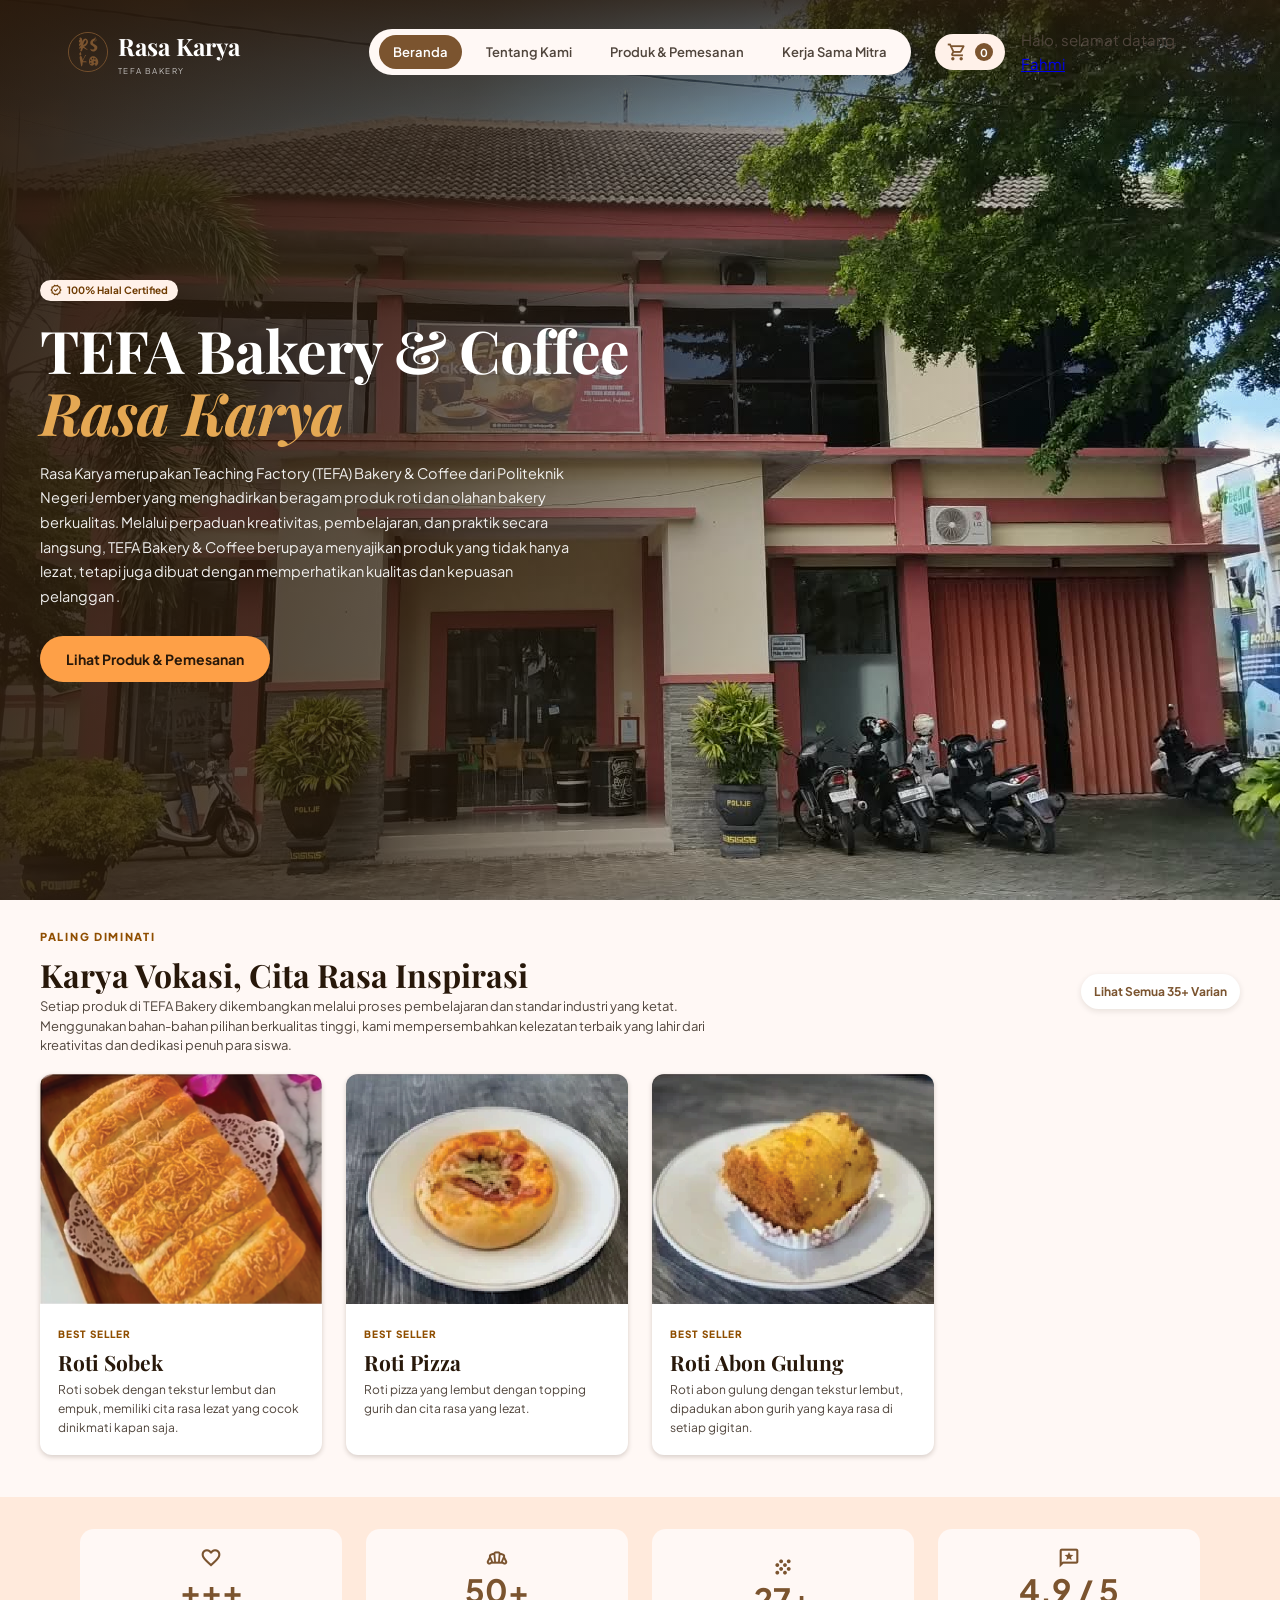
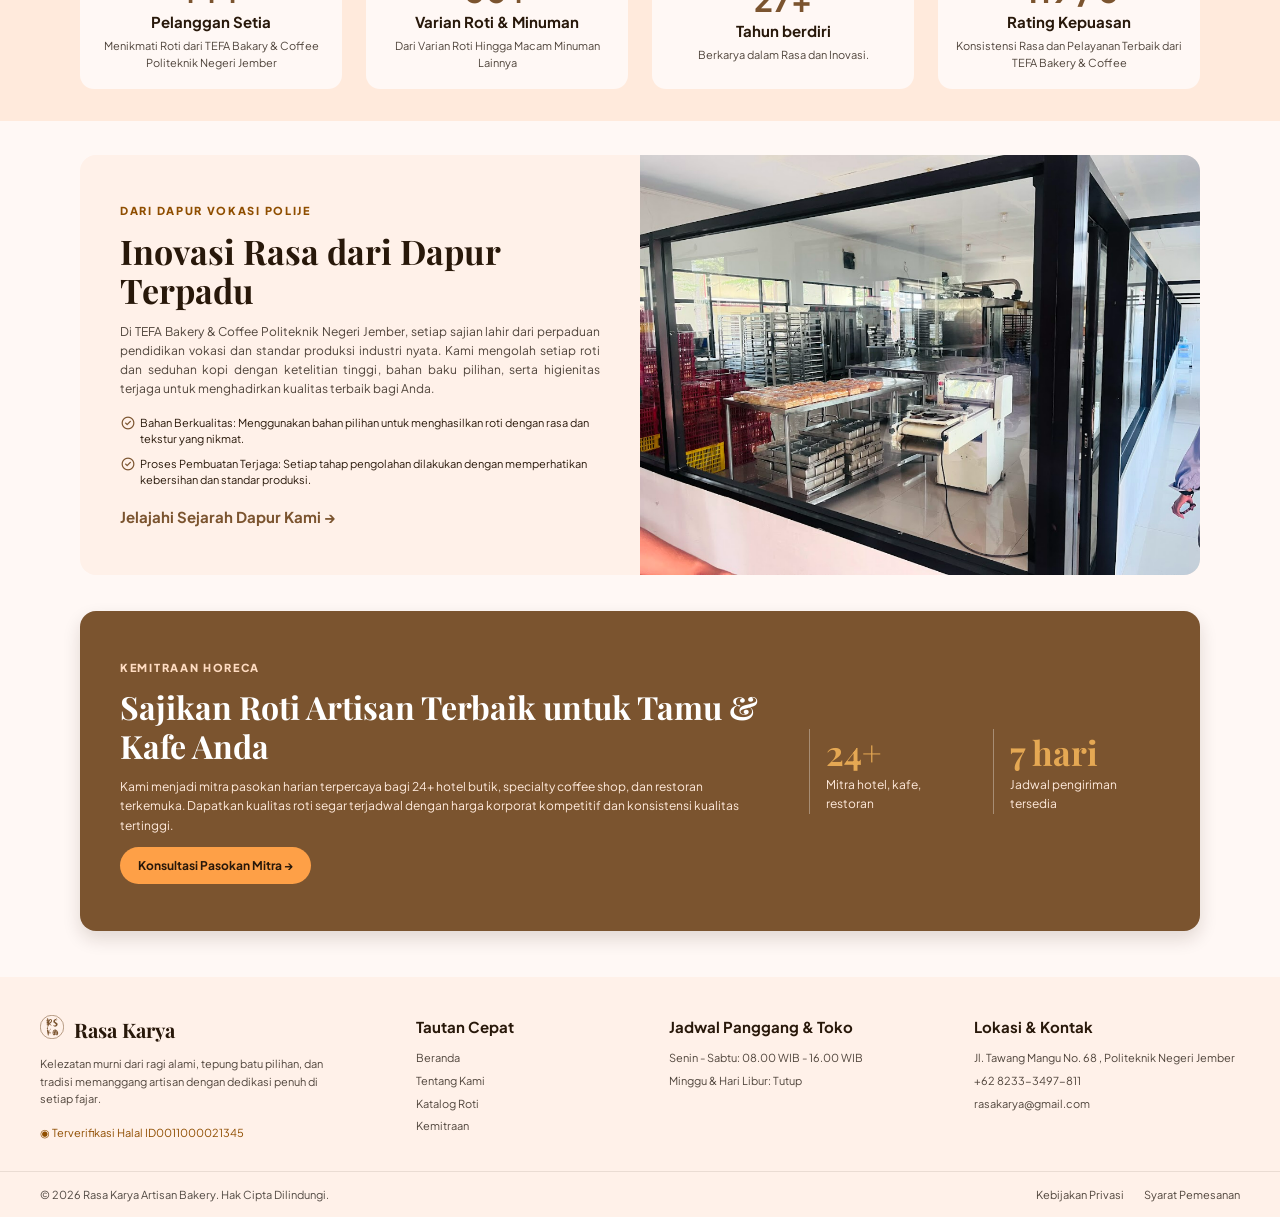
<file: pages/home.html>
<!doctype html>
<html lang="id">
<head>
  <meta charset="utf-8">
  <meta name="viewport" content="width=device-width, initial-scale=1">
  <meta name="description" content="Rasa Karya: roti artisan segar, dibuat perlahan setiap fajar.">
  <title>Rasa Karya - Tefa Bakery</title>

  <link rel="preconnect" href="https://fonts.googleapis.com">
  <link rel="preconnect" href="https://fonts.gstatic.com" crossorigin>
  <link href="https://fonts.googleapis.com/css2?family=Manrope:wght@400;500;600;700;800&family=Playfair+Display:wght@600;700&family=Plus+Jakarta+Sans:wght@400;500;600;700;800&display=swap" rel="stylesheet">
  <link rel="stylesheet" href="https://fonts.googleapis.com/css2?family=Material+Symbols+Outlined">
  <link rel="stylesheet" href="../css/style.css">
  <link rel="stylesheet" href="../css/motion.css" />
  <link rel="icon" href="../assets/images/favicon.svg"/>
</head>

<body class="home-page">
  <header class="site-header">
    <a class="brand" href="#beranda" aria-label="Rasa Karya beranda">
      <span class="brand-mark">
        <img src="../assets/images/mini-logo.svg" alt="Logo Rasa Karya">
      </span>
      <span>
        <b>Rasa Karya</b>
        <small>TEFA BAKERY</small>
      </span>
    </a>

    <button class="menu" type="button" aria-expanded="false" aria-controls="navigation">Menu</button>

    <nav id="navigation" aria-label="Navigasi utama">
      <a href="home.html" aria-current="page">Beranda</a>
      <a href="about.html">Tentang Kami</a>
      <a href="product.html">Produk &amp; Pemesanan</a>
      <a href="partnership.html">Kerja Sama Mitra</a>
    </nav>

    <div class="header-actions">
      <a class="cart" href="#koleksi" aria-label="Keranjang belanja">
        <span class="material-symbols-outlined" aria-hidden="true">shopping_cart</span>
        <span id="cart-count">0</span>
      </a>

      <div class="account">
        <span>Halo, selamat datang</span>
        <a href="#beranda">Fahmi</a>  
      </div>
    </div>
  </header>

  <main id="beranda">
    <section class="hero">
          <div class="hero-copy">
            <div class="trust-badges" aria-label="Keunggulan Rasa Karya">
              <span><span class="material-symbols-outlined" aria-hidden="true">verified</span>100% Halal Certified</span>
            </div>
            <h1>TEFA Bakery & Coffee<br><em>Rasa Karya </em></h1>
            <p class="lede">Rasa Karya merupakan Teaching Factory (TEFA) Bakery &  Coffee dari Politeknik Negeri Jember yang menghadirkan beragam produk roti dan olahan bakery berkualitas. Melalui perpaduan kreativitas, pembelajaran, dan praktik secara langsung, TEFA Bakery & Coffee berupaya menyajikan produk yang tidak hanya lezat, tetapi juga dibuat dengan memperhatikan kualitas dan kepuasan pelanggan .</p>
            <div class="actions">
              <a class="button primary" href="product.html">Lihat Produk &amp; Pemesanan</a>
            </div>
          </div>
        </section>

    <section id="koleksi" class="collection shell">
      <div class="section-head">
        <div>
          <p class="overline">PALING DIMINATI</p>
          <h2>Karya Vokasi, Cita Rasa Inspirasi</h2>
          <p>Setiap produk di TEFA Bakery dikembangkan melalui proses pembelajaran dan standar industri yang ketat. Menggunakan bahan-bahan pilihan berkualitas tinggi, kami mempersembahkan kelezatan terbaik yang lahir dari kreativitas dan dedikasi penuh para siswa.</p>
        </div>
        <a class="text-link" href="product.html">Lihat Semua 35+ Varian</a>
      </div>

      <div class="products">
        <article class="product">
          <img src="../assets/images/products-rev/roti_sobek.png" alt="Roti sobek">
          <div>
            <span>BEST SELLER</span>
            <h3>Roti Sobek</h3>
            <p>Roti sobek dengan tekstur lembut dan empuk, memiliki cita rasa lezat yang cocok dinikmati kapan saja.</p>
          </div>
        </article>

        <article class="product">
          <img src="../assets/images/products-rev/roti_pizza.png" alt="Roti pizza">
          <div>
            <span>BEST SELLER</span>
            <h3>Roti Pizza</h3>
            <p>Roti pizza yang lembut dengan topping gurih dan cita rasa yang lezat.</p>
          </div>
        </article>

        <article class="product">
          <img src="../assets/images/products-rev/roti_abon_gulung.png" alt="Roti abon gulung">
          <div>
            <span>BEST SELLER</span>
            <h3>Roti Abon Gulung</h3>
            <p>Roti abon gulung dengan tekstur lembut, dipadukan abon gurih yang kaya rasa di setiap gigitan.</p>
          </div>
        </article>
      </div>
    </section>

    <section class="stats shell" aria-label="Rasa Karya dalam angka">
      <article>
        <span class="material-symbols-outlined" aria-hidden="true">favorite</span>
        <strong>+++</strong>
        <b>Pelanggan Setia</b>
        <p>Menikmati Roti dari TEFA Bakary & Coffee Politeknik Negeri Jember</p>
      </article>
      <article>
        <span class="material-symbols-outlined" aria-hidden="true">bakery_dining</span>
        <strong>50+</strong>
        <b>Varian Roti &amp; Minuman</b>
        <p>Dari Varian Roti Hingga Macam Minuman Lainnya<p>
      </article>
      <article>
        <span class="material-symbols-outlined" aria-hidden="true">grain</span>
        <strong>27+</strong>
        <b>Tahun berdiri</b>
        <p>Berkarya dalam Rasa dan Inovasi.</p>
      </article>
      <article>
        <span class="material-symbols-outlined" aria-hidden="true">reviews</span>
        <strong>4.9 / 5</strong>
        <b>Rating Kepuasan</b>
        <p>Konsistensi Rasa dan Pelayanan Terbaik dari TEFA Bakery & Coffee</p>
      </article>
    </section>

    <section id="cerita" class="story shell">
      <div class="story-copy">
        <p class="overline">DARI DAPUR VOKASI POLIJE</p>
        <h2>Inovasi Rasa dari Dapur Terpadu</h2>
        <p>Di TEFA Bakery & Coffee Politeknik Negeri Jember, setiap sajian lahir dari perpaduan pendidikan vokasi dan standar produksi industri nyata. Kami mengolah setiap roti dan seduhan kopi dengan ketelitian tinggi, bahan baku pilihan, serta higienitas terjaga untuk menghadirkan kualitas terbaik bagi Anda.</p>
        <ul>
          <li>Bahan Berkualitas: Menggunakan bahan pilihan untuk menghasilkan roti dengan rasa dan tekstur yang nikmat.</li>
          <li>Proses Pembuatan Terjaga: Setiap tahap pengolahan dilakukan dengan memperhatikan kebersihan dan standar produksi.</li>
        </ul>
        <a class="text-link" href="about.html">Jelajahi Sejarah Dapur Kami →</a>
      </div>
      <img src="../assets/images/dapur-polije.png" alt="Ruang produksi TEFA Bakery &amp; Coffee Polije">
    </section>

    <section id="mitra" class="partner">
      <div class="shell partner-inner">
        <div>
          <p class="overline">KEMITRAAN HORECA</p>
          <h2>Sajikan Roti Artisan Terbaik untuk Tamu &amp; Kafe Anda</h2>
          <p>Kami menjadi mitra pasokan harian terpercaya bagi 24+ hotel butik, specialty coffee shop, dan restoran terkemuka. Dapatkan kualitas roti segar terjadwal dengan harga korporat kompetitif dan konsistensi kualitas tertinggi.</p>
          <a class="button primary" href="mailto:mitra@rasakarya.id?subject=Kemitraan%20Rasa%20Karya">Konsultasi Pasokan Mitra →</a>
        </div>
        <dl>
          <div>
            <dt>24+</dt>
            <dd>Mitra hotel, kafe, restoran</dd>
          </div>
          <div>
            <dt>7 hari</dt>
            <dd>Jadwal pengiriman tersedia</dd>
          </div>
        </dl>
      </div>
    </section>
  </main>

<footer class="footer home-footer">
      <div class="shell footer-grid">
        <div>
          <a class="brand" href="home.html#beranda">
            <span class="brand-mark"><img src="../assets/images/mini-logo.svg" alt=""></span>
            <b>Rasa Karya</b>
          </a>
          <p>Kelezatan murni dari ragi alami, tepung batu pilihan, dan tradisi memanggang artisan dengan dedikasi penuh di setiap fajar.</p>
          <span class="halal-note">◉ Terverifikasi Halal ID0011000021345</span>
        </div>
        <div>
          <b>Tautan Cepat</b>
          <a href="home.html#beranda">Beranda</a>
          <a href="about.html">Tentang Kami</a>
          <a href="product.html">Katalog Roti</a>
          <a href="partnership.html">Kemitraan</a>
        </div>
        <div>
          <b>Jadwal Panggang &amp; Toko</b>
          <span>Senin - Sabtu: 08.00 WIB - 16.00 WIB</span>
          <span>Minggu & Hari Libur: Tutup</span>
        </div>
        <div>
          <b>Lokasi &amp; Kontak</b>
          <span>Jl. Tawang Mangu No. 68 , Politeknik Negeri Jember</span>
          <a href="">+62 8233-3497-811</a>
          <a href="">rasakarya@gmail.com</a>
        </div>
      </div>
      <div class="shell copyright">
        <span>© 2026 Rasa Karya Artisan Bakery. Hak Cipta Dilindungi.</span>
        <span><a href="#privasi">Kebijakan Privasi</a><a href="#syarat">Syarat Pemesanan</a></span>
      </div>
    </footer>

  <div id="toast" role="status" aria-live="polite"></div>
  <script src="../js/reveal.js"></script>
  <script src="../js/script.js"></script>
</body>
</html>
</file>
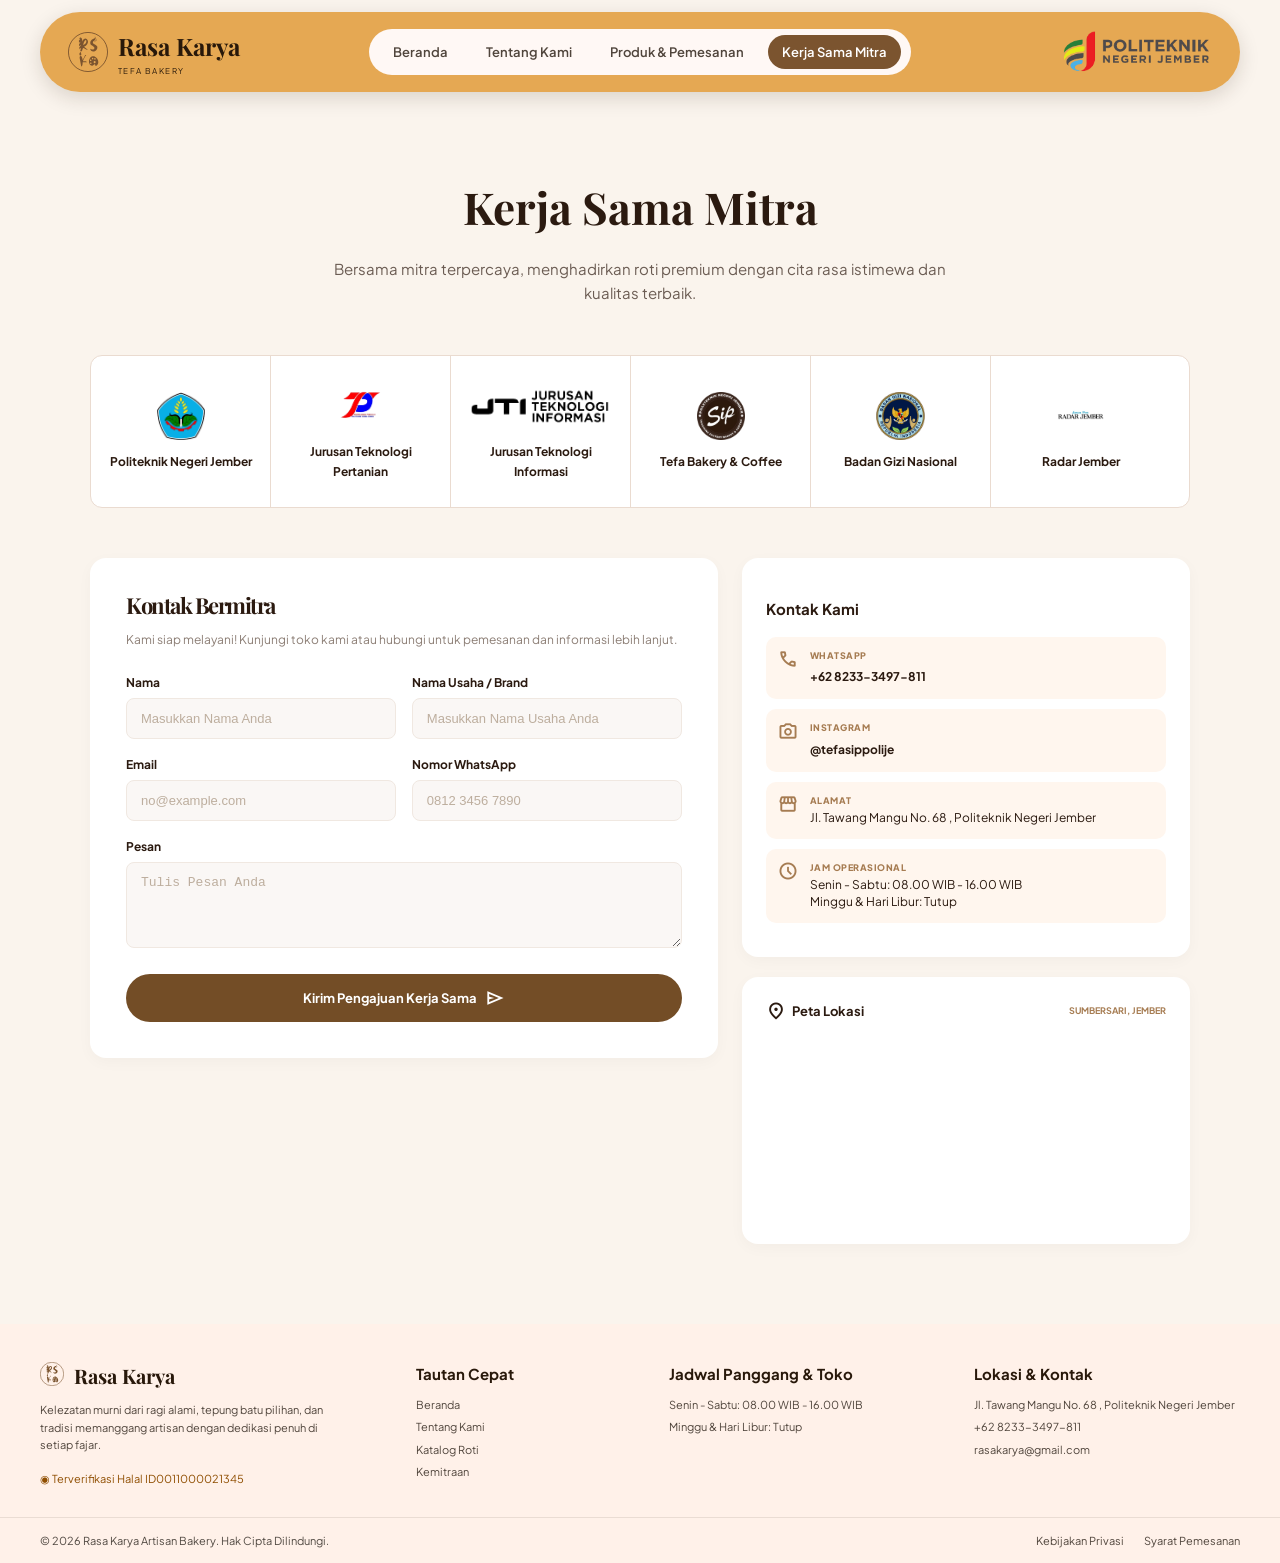
<file: pages/partnership.html>
<!doctype html>
<html lang="id">
  <head>
    <meta charset="utf-8" />
    <meta name="viewport" content="width=device-width, initial-scale=1.0" />
    <title>Kerja Sama Mitra - Rasa Karya</title>

    <link rel="preconnect" href="https://fonts.googleapis.com">
    <link rel="preconnect" href="https://fonts.gstatic.com" crossorigin>
    <link href="https://fonts.googleapis.com/css2?family=Manrope:wght@400;500;600;700;800&family=Playfair+Display:wght@600;700&family=Plus+Jakarta+Sans:wght@400;500;600;700;800&display=swap" rel="stylesheet">
    <link rel="stylesheet" href="https://fonts.googleapis.com/css2?family=Material+Symbols+Outlined">
    <link rel="stylesheet" href="../css/style.css" />
    <link rel="stylesheet" href="../css/partnership.css" />
  <link rel="stylesheet" href="../css/motion.css" />
  <link rel="icon" href="../assets/images/favicon.svg"/>
  </head>
  <body class="partnership-page">
    <header class="site-header">
      <a class="brand" href="../index.html" aria-label="Rasa Karya beranda">
        <span class="brand-mark">
          <img src="../assets/images/mini-logo.svg" alt="Logo Rasa Karya" />
        </span>
        <span>
          <b>Rasa Karya</b>
          <small>TEFA BAKERY</small>
        </span>
      </a>
      
      <button
        class="menu"
        type="button"
        aria-expanded="false"
        aria-controls="navigation"
      >
        Menu
      </button>

      <nav id="navigation" aria-label="Navigasi utama">
        <a href="../index.html">Beranda</a>
        <a href="about.html">Tentang Kami</a>
        <a href="product.html">Produk &amp; Pemesanan</a>
        <a href="partnership.html" aria-current="page">Kerja Sama Mitra</a>
      </nav>

      <div class="header-actions">
        <div class="header-image">
          <img src="../assets/images/logo-header-polije.png" alt="logo-polije">
        </div>
      </div>
    </header>

    <main id="beranda">
      <section class="partner-hero-center">
        <h1>Kerja Sama Mitra</h1>
        <p>Bersama mitra terpercaya, menghadirkan roti premium dengan cita rasa istimewa dan kualitas terbaik.</p>
      </section>
      <section class="partner-logos-grid">
              <div class="partner-logos-track">
                <div class="logo-card">
                  <img src="../assets/images/polije.png" alt="Politeknik Negeri Jember" />
                  <p>Politeknik Negeri Jember</p>
                </div>
                <div class="logo-card">
                  <img src="../assets/images/jtp.png" alt="Jurusan Teknologi Pertanian" />
                  <p>Jurusan Teknologi Pertanian</p>
                </div>
                <div class="logo-card">
                  <img src="../assets/images/jti.png" alt="Jurusan Teknologi Informasi" />
                  <p>Jurusan Teknologi Informasi</p>
                </div>
                <div class="logo-card">
                  <img src="../assets/images/tefa.png" alt="Tefa Bakery & Coffee" />
                  <p>Tefa Bakery &amp; Coffee</p>
                </div>
                <div class="logo-card">
                  <img src="../assets/images/logo-bgn.png" alt="Badan Gizi Nasional" />
                  <p>Badan Gizi Nasional</p>
                </div>
                <div class="logo-card">
                  <img src="../assets/images/logo-radar-jember.png" alt="Radar Jember" />
                  <p>Radar Jember</p>
                </div>
                <!-- Salinan kedua, hanya untuk loop mulus. Tidak dibaca screen reader. -->
                <div class="logo-card" aria-hidden="true">
                  <img src="../assets/images/polije.png" alt="" />
                  <p>Politeknik Negeri Jember</p>
                </div>
                <div class="logo-card" aria-hidden="true">
                  <img src="../assets/images/jtp.png" alt="" />
                  <p>Jurusan Teknologi Pertanian</p>
                </div>
                <div class="logo-card" aria-hidden="true">
                  <img src="../assets/images/jti.png" alt="" />
                  <p>Jurusan Teknologi Informasi</p>
                </div>
                <div class="logo-card" aria-hidden="true">
                  <img src="../assets/images/tefa.png" alt="" />
                  <p>Tefa Bakery &amp; Coffee</p>
                </div>
                <div class="logo-card" aria-hidden="true">
                  <img src="../assets/images/logo-bgn.png" alt="" />
                  <p>Badan Gizi Nasional</p>
                </div>
                <div class="logo-card" aria-hidden="true">
                  <img src="../assets/images/logo-radar-jember.png" alt="" />
                  <p>Radar Jember</p>
                </div>
              </div>
            </section>
      <section class="partner-content-layout">
        <div class="form-container">
          <h2>Kontak Bermitra</h2>
          <p class="form-subtext">Kami siap melayani! Kunjungi toko kami atau hubungi untuk pemesanan dan informasi lebih lanjut.</p>
          
          <form class="partner-form" action="#" method="post">
            <div class="form-row">
              <label for="nama">
                Nama
                <input id="nama" name="nama" type="text" placeholder="Masukkan Nama Anda" required />
              </label>
              <label for="brand">
                Nama Usaha / Brand
                <input id="brand" name="brand" type="text" placeholder="Masukkan Nama Usaha Anda" required />
              </label>
            </div>
    
            <div class="form-row">
              <label for="email">
                Email
                <input id="email" name="email" type="email" placeholder="no@example.com" required />
              </label>
              <label for="phone">
                Nomor WhatsApp
                <input id="phone" name="phone" type="tel" placeholder="0812 3456 7890" required />
              </label>
            </div>
    
            <label for="pesan" class="full-width">
              Pesan
              <textarea id="pesan" name="pesan" rows="4" placeholder="Tulis Pesan Anda" required></textarea>
            </label>
    
            <button class="button submit-btn" type="submit">
              Kirim Pengajuan Kerja Sama <span class="material-symbols-outlined icon-send">send</span>
            </button>
          </form>
        </div>
        <aside class="sidebar-contact">
          <div class="info-card">
            <h3>Kontak Kami</h3>
            
            <div class="info-item">
              <span class="material-symbols-outlined icon-box">call</span>
              <div>
                <small>WHATSAPP</small>
                <strong>+62 8233-3497-811</strong>
              </div>
            </div>
    
            <div class="info-item">
              <span class="material-symbols-outlined icon-box">photo_camera</span>
              <div>
                <small>INSTAGRAM</small>
                <strong>@tefasippolije</strong>
              </div>
            </div>
    
            <div class="info-item">
              <span class="material-symbols-outlined icon-box">storefront</span>
              <div>
                <small>ALAMAT</small>
                <p>Jl. Tawang Mangu No. 68 , Politeknik Negeri Jember</p>
              </div>
            </div>
    
            <div class="info-item">
              <span class="material-symbols-outlined icon-box">schedule</span>
              <div>
                <small>JAM OPERASIONAL</small>
                <p>Senin - Sabtu: 08.00 WIB - 16.00 WIB<br>Minggu &amp; Hari Libur: Tutup</p>
              </div>
            </div>
          </div>
          <div class="map-card">
            <div class="map-header">
              <span class="material-symbols-outlined">location_on</span>
              <strong>Peta Lokasi</strong>
              <span class="sub-location">SUMBERSARI, JEMBER</span>
            </div>
            <div class="map-wrapper">
              <iframe 
                src="https://www.google.com/maps/embed?pb=!1m18!1m12!1m3!1d3949.423984683074!2d113.7203328!3d-8.1599818!2m3!1f0!2f0!3f0!3m2!1i1024!2i768!4f13.1!3m3!1m2!1s0x2dd6943f9a721d51%3A0x6b97b0a7017efad8!2sPoliteknik%20Negeri%20Jember!5e0!3m2!1sid!2sid!4v1700000000000" 
                width="100%" 
                height="180" 
                style="border:0;" 
                allowfullscreen="" 
                loading="lazy">
              </iframe>
            </div>
          </div>
        </aside>
      </section>
    </main>

<footer class="footer home-footer">
      <div class="shell footer-grid">
        <div>
          <a class="brand" href="../index.html#beranda">
            <span class="brand-mark"><img src="../assets/images/mini-logo.svg" alt=""></span>
            <b>Rasa Karya</b>
          </a>
          <p>Kelezatan murni dari ragi alami, tepung batu pilihan, dan tradisi memanggang artisan dengan dedikasi penuh di setiap fajar.</p>
          <span class="halal-note">◉ Terverifikasi Halal ID0011000021345</span>
        </div>
        <div>
          <b>Tautan Cepat</b>
          <a href="../index.html#beranda">Beranda</a>
          <a href="about.html">Tentang Kami</a>
          <a href="product.html">Katalog Roti</a>
          <a href="partnership.html">Kemitraan</a>
        </div>
        <div>
          <b>Jadwal Panggang &amp; Toko</b>
          <span>Senin - Sabtu: 08.00 WIB - 16.00 WIB</span>
          <span>Minggu & Hari Libur: Tutup</span>
        </div>
        <div>
          <b>Lokasi &amp; Kontak</b>
          <span>Jl. Tawang Mangu No. 68 , Politeknik Negeri Jember</span>
          <a href="">+62 8233-3497-811</a>
          <a href="">rasakarya@gmail.com</a>
        </div>
      </div>
      <div class="shell copyright">
        <span>© 2026 Rasa Karya Artisan Bakery. Hak Cipta Dilindungi.</span>
        <span><a href="#privasi">Kebijakan Privasi</a><a href="#syarat">Syarat Pemesanan</a></span>
      </div>
    </footer>
    <script src="../js/reveal.js"></script>
  <script src="../js/script.js"></script>
  </body>
</html>
</file>
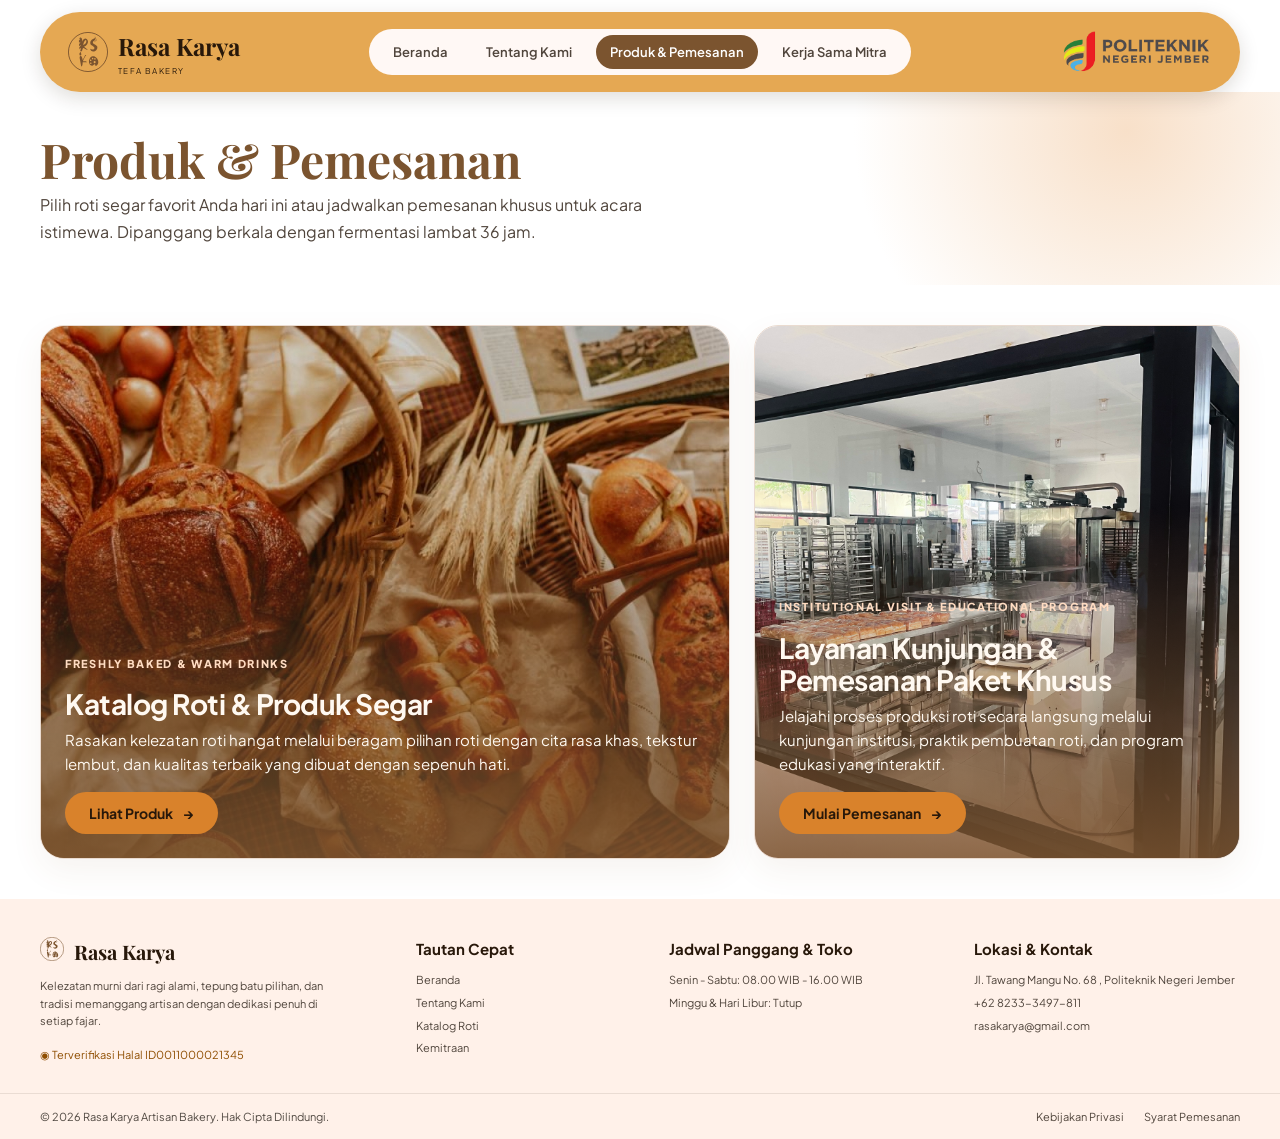
<file: pages/product.html>
<!doctype html>
<html lang="id">
  <head>
    <meta charset="utf-8" />
    <meta name="viewport" content="width=device-width, initial-scale=1" />
    <meta
      name="description"
      content="Rasa Karya: roti artisan segar, dibuat perlahan setiap fajar."
    />
    <title>Rasa Karya - Produk & Pemesanan</title>

    <link rel="preconnect" href="https://fonts.googleapis.com">
    <link rel="preconnect" href="https://fonts.gstatic.com" crossorigin>
    <link href="https://fonts.googleapis.com/css2?family=Manrope:wght@400;500;600;700;800&family=Playfair+Display:wght@600;700&family=Plus+Jakarta+Sans:wght@400;500;600;700;800&display=swap" rel="stylesheet">
    <link rel="stylesheet" href="https://fonts.googleapis.com/css2?family=Material+Symbols+Outlined">
    <link rel="stylesheet" href="../css/style.css" />
    <link rel="stylesheet" href="../css/product.css" />
    <link rel="stylesheet" href="../css/motion.css" />
    <link rel="icon" href="../assets/images/favicon.svg"/>
  </head>

  <body>
    <header class="site-header">
      <a class="brand" href="../index.html" aria-label="Rasa Karya beranda">
        <span class="brand-mark">
          <img src="../assets/images/mini-logo.svg" alt="Logo Rasa Karya" />
        </span>
        <span>
          <b>Rasa Karya</b>
          <small>TEFA BAKERY</small>
        </span>
      </a>
      
      <button
        class="menu"
        type="button"
        aria-expanded="false"
        aria-controls="navigation"
      >
        Menu
      </button>

      <nav id="navigation" aria-label="Navigasi utama">
        <a href="../index.html">Beranda</a>
        <a href="about.html">Tentang Kami</a>
        <a href="product.html" aria-current="page">Produk &amp; Pemesanan</a>
        <a href="partnership.html">Kerja Sama Mitra</a>
      </nav>

      <div class="header-actions">
        <div class="header-image">
          <img src="../assets/images/logo-header-polije.png" alt="logo-polije">
        </div>
      </div>
    </header>

    <main id="beranda" class="product-page">
      <section class="page-header shell">
        <div>
          <h1>Produk &amp; Pemesanan</h1>
          <p class="lede">
            Pilih roti segar favorit Anda hari ini atau jadwalkan pemesanan
            khusus untuk acara istimewa. Dipanggang berkala dengan fermentasi
            lambat 36 jam.
          </p>
        </div>
      </section>
      <section class="gateway shell" aria-label="Pilihan layanan">
        <article class="gateway-card">
          <div class="gateway-image">
            <img
              src="../assets/images/foto-product.png"
              alt="Katalog roti segar"
            />
            <div class="gateway-copy">
              <p class="overline">FRESHLY BAKED &amp; WARM DRINKS</p>
              <h2>Katalog Roti &amp; Produk Segar</h2>
              <p>
                Rasakan kelezatan roti hangat melalui beragam pilihan roti dengan cita rasa khas, tekstur lembut, dan kualitas terbaik yang dibuat dengan sepenuh hati.
              </p>
              <a class="button" href="collection.html"
                >Lihat Produk <span>→</span></a
              >
            </div>
          </div>
        </article>
        <article class="gateway-card">
          <div class="gateway-image">
            <img
              src="../assets/images/landing-page.jpg"
              alt="Pemesanan paket khusus"
            />
            <div class="gateway-copy">
              <p class="overline">INSTITUTIONAL VISIT &amp; EDUCATIONAL PROGRAM</p>
              <h2>Layanan Kunjungan &amp; Pemesanan Paket Khusus</h2>
              <p>
                Jelajahi proses produksi roti secara langsung melalui kunjungan institusi, praktik pembuatan roti, dan program edukasi yang interaktif.
              </p>
              <a class="button" href="service-order.html"
                >Mulai Pemesanan <span>→</span></a
              >
            </div>
          </div>
        </article>
      </section>
    </main>
    <footer class="footer home-footer">
      <div class="shell footer-grid">
        <div>
          <a class="brand" href="../index.html#beranda">
            <span class="brand-mark"><img src="../assets/images/mini-logo.svg" alt=""></span>
            <b>Rasa Karya</b>
          </a>
          <p>Kelezatan murni dari ragi alami, tepung batu pilihan, dan tradisi memanggang artisan dengan dedikasi penuh di setiap fajar.</p>
          <span class="halal-note">◉ Terverifikasi Halal ID0011000021345</span>
        </div>
        <div>
          <b>Tautan Cepat</b>
          <a href="../index.html#beranda">Beranda</a>
          <a href="about.html">Tentang Kami</a>
          <a href="product.html">Katalog Roti</a>
          <a href="partnership.html">Kemitraan</a>
        </div>
        <div>
          <b>Jadwal Panggang &amp; Toko</b>
          <span>Senin - Sabtu: 08.00 WIB - 16.00 WIB</span>
          <span>Minggu & Hari Libur: Tutup</span>
        </div>
        <div>
          <b>Lokasi &amp; Kontak</b>
          <span>Jl. Tawang Mangu No. 68 , Politeknik Negeri Jember</span>
          <a href="">+62 8233-3497-811</a>
          <a href="">rasakarya@gmail.com</a>
        </div>
      </div>
      <div class="shell copyright">
        <span>© 2026 Rasa Karya Artisan Bakery. Hak Cipta Dilindungi.</span>
        <span><a href="#privasi">Kebijakan Privasi</a><a href="#syarat">Syarat Pemesanan</a></span>
      </div>
    </footer>

    <div id="toast" role="status" aria-live="polite"></div>

    <script src="../js/reveal.js"></script>
    <script src="../js/script.js"></script>
  </body>
</html>
</file>
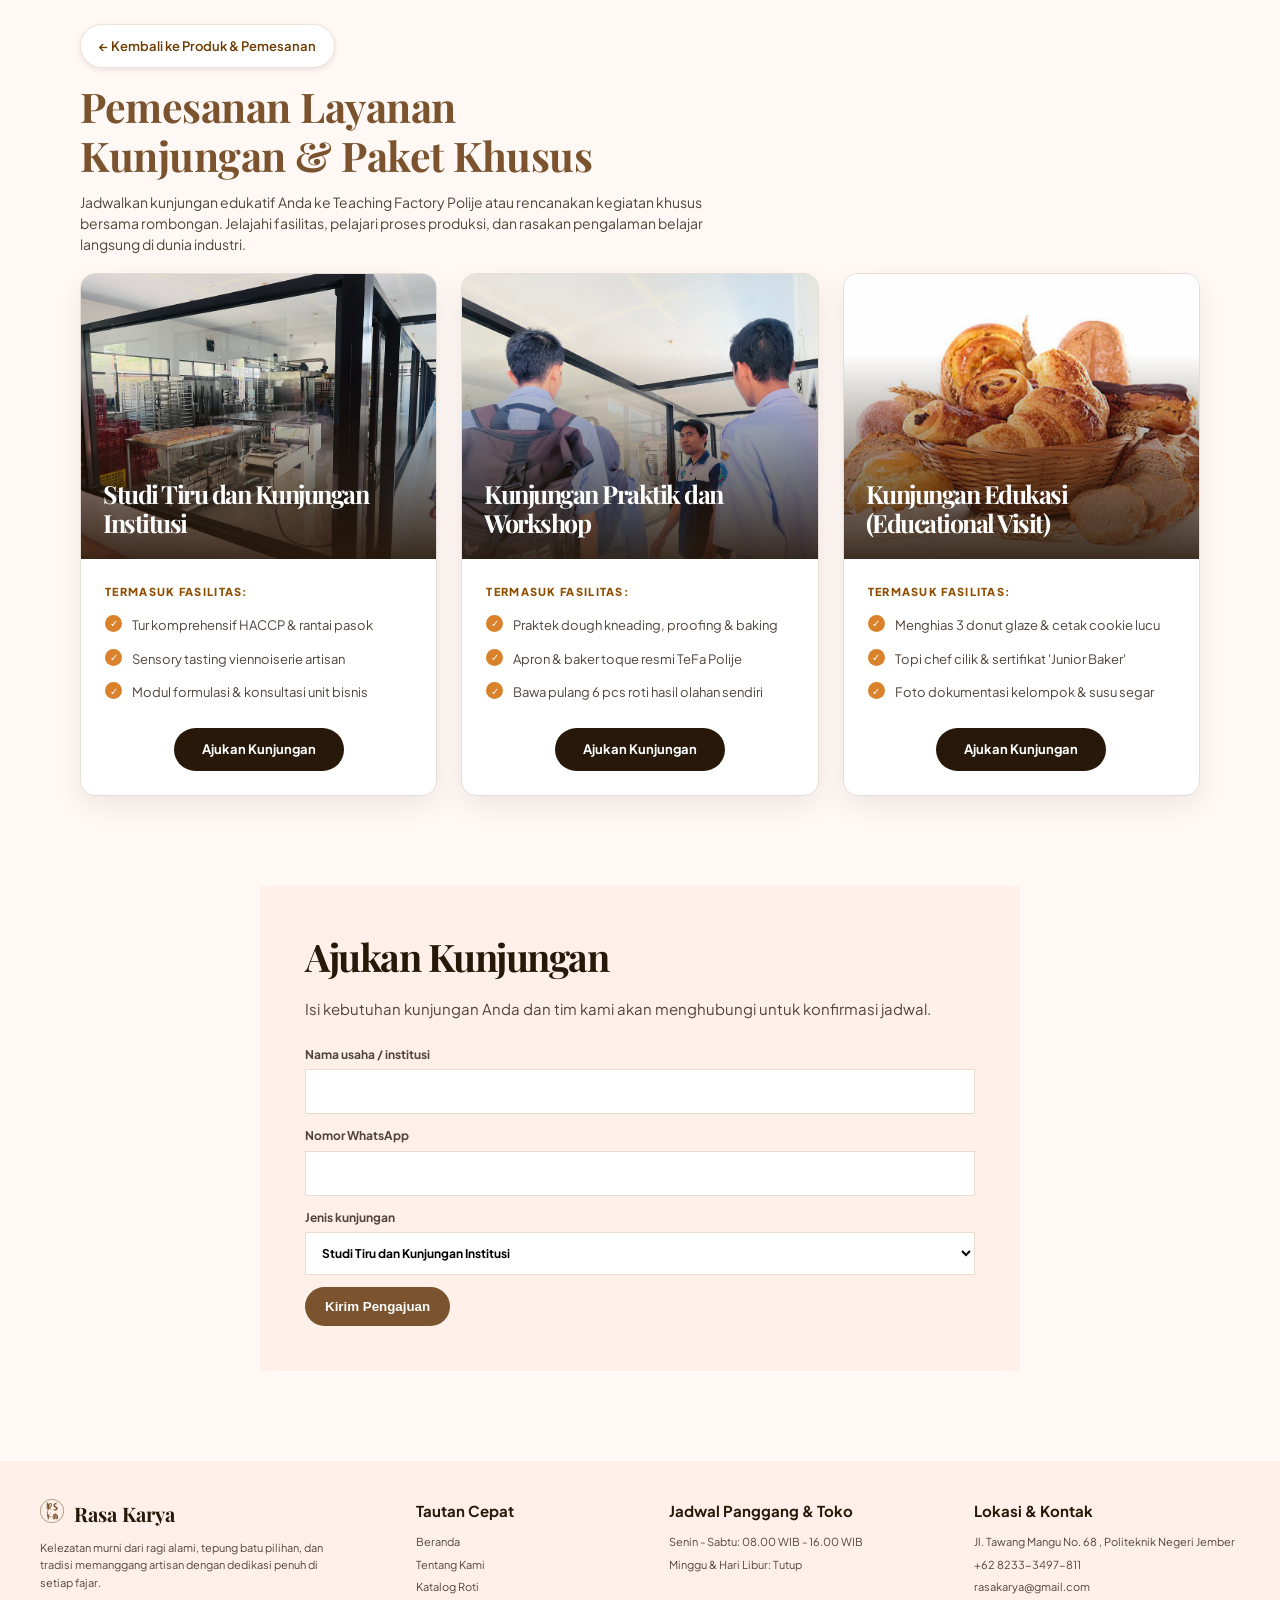
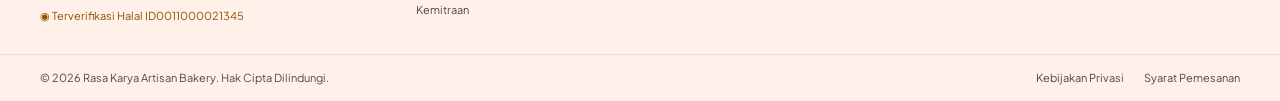
<file: pages/service-order.html>
<!doctype html>
<html lang="id">
  <head>
    <meta charset="utf-8" />
    <meta name="viewport" content="width=device-width, initial-scale=1.0" />
    <title>Pemesanan Layanan - Rasa Karya</title>

    <link rel="preconnect" href="https://fonts.googleapis.com">
    <link rel="preconnect" href="https://fonts.gstatic.com" crossorigin>
    <link href="https://fonts.googleapis.com/css2?family=Manrope:wght@400;500;600;700;800&family=Playfair+Display:wght@600;700&family=Plus+Jakarta+Sans:wght@400;500;600;700;800&display=swap" rel="stylesheet">
    <link rel="stylesheet" href="https://fonts.googleapis.com/css2?family=Material+Symbols+Outlined">
    <link rel="stylesheet" href="../css/style.css" />
    <link rel="stylesheet" href="../css/service-order.css" />
  <link rel="stylesheet" href="../css/motion.css" />
  <link rel="icon" href="../assets/images/favicon.svg"/>
  </head>
  <body class="service-order-page">
    <main id="beranda">
      <section class="service-intro">
        <a class="back-link" href="product.html">&#x2190; Kembali ke Produk &amp; Pemesanan</a>
        <h1>Pemesanan Layanan<br />Kunjungan &amp; Paket Khusus</h1>
        <p>
          Jadwalkan kunjungan edukatif Anda ke Teaching Factory Polije atau
          rencanakan kegiatan khusus bersama rombongan. Jelajahi fasilitas,
          pelajari proses produksi, dan rasakan pengalaman belajar langsung di
          dunia industri.
        </p>
      </section>
      <section class="service-cards">
        <article class="service-card">
          <div class="service-image service-image--institution">
            <h2>Studi Tiru dan Kunjungan Institusi</h2>
          </div>
          <div class="service-content">
            <p class="service-label">TERMASUK FASILITAS:</p>
            <ul>
              <li>Tur komprehensif HACCP &amp; rantai pasok</li>
              <li>Sensory tasting viennoiserie artisan</li>
              <li>Modul formulasi &amp; konsultasi unit bisnis</li>
            </ul>
            <a class="service-button" href="#request">Ajukan Kunjungan</a>
          </div>
        </article>
        <article class="service-card">
          <div class="service-image service-image--workshop">
            <h2>Kunjungan Praktik dan Workshop</h2>
          </div>
          <div class="service-content">
            <p class="service-label">TERMASUK FASILITAS:</p>
            <ul>
              <li>Praktek dough kneading, proofing &amp; baking</li>
              <li>Apron &amp; baker toque resmi TeFa Polije</li>
              <li>Bawa pulang 6 pcs roti hasil olahan sendiri</li>
            </ul>
            <a class="service-button" href="#request">Ajukan Kunjungan</a>
          </div>
        </article>
        <article class="service-card">
          <div class="service-image service-image--education">
            <h2>Kunjungan Edukasi (Educational Visit)</h2>
          </div>
          <div class="service-content">
            <p class="service-label">TERMASUK FASILITAS:</p>
            <ul>
              <li>Menghias 3 donut glaze &amp; cetak cookie lucu</li>
              <li>Topi chef cilik &amp; sertifikat 'Junior Baker'</li>
              <li>Foto dokumentasi kelompok &amp; susu segar</li>
            </ul>
            <a class="service-button" href="#request">Ajukan Kunjungan</a>
          </div>
        </article>
      </section>
      <section id="request" class="service-request">
        <h2>Ajukan Kunjungan</h2>
        <p>
          Isi kebutuhan kunjungan Anda dan tim kami akan menghubungi untuk
          konfirmasi jadwal.
        </p>
        <form>
          <label
            >Nama usaha / institusi<input name="name" required /></label
          ><label
            >Nomor WhatsApp<input name="phone" type="tel" required /></label
          ><label
            >Jenis kunjungan<select name="visit">
              <option>Studi Tiru dan Kunjungan Institusi</option>
              <option>Kunjungan Praktik dan Workshop</option>
              <option>Kunjungan Edukasi</option>
            </select></label
          ><button type="submit">Kirim Pengajuan</button>
        </form>
      </section>
    </main>
<footer class="footer home-footer">
      <div class="shell footer-grid">
        <div>
          <a class="brand" href="../index.html#beranda">
            <span class="brand-mark"><img src="../assets/images/mini-logo.svg" alt=""></span>
            <b>Rasa Karya</b>
          </a>
          <p>Kelezatan murni dari ragi alami, tepung batu pilihan, dan tradisi memanggang artisan dengan dedikasi penuh di setiap fajar.</p>
          <span class="halal-note">◉ Terverifikasi Halal ID0011000021345</span>
        </div>
        <div>
          <b>Tautan Cepat</b>
          <a href="../index.html#beranda">Beranda</a>
          <a href="about.html">Tentang Kami</a>
          <a href="product.html">Katalog Roti</a>
          <a href="partnership.html">Kemitraan</a>
        </div>
        <div>
          <b>Jadwal Panggang &amp; Toko</b>
          <span>Senin - Sabtu: 08.00 WIB - 16.00 WIB</span>
          <span>Minggu & Hari Libur: Tutup</span>
        </div>
        <div>
          <b>Lokasi &amp; Kontak</b>
          <span>Jl. Tawang Mangu No. 68 , Politeknik Negeri Jember</span>
          <a href="">+62 8233-3497-811</a>
          <a href="">rasakarya@gmail.com</a>
        </div>
      </div>
      <div class="shell copyright">
        <span>© 2026 Rasa Karya Artisan Bakery. Hak Cipta Dilindungi.</span>
        <span><a href="#privasi">Kebijakan Privasi</a><a href="#syarat">Syarat Pemesanan</a></span>
      </div>
    </footer>
    <script src="../js/reveal.js"></script>
  <script src="../js/script.js"></script>
  </body>
</html>
</file>
<file: css/style.css>
:root {
  --brown:#7B542F;
  --ink:#28180a;
  --orange:#d9822b;
  --cream:#fff8f5;
  --blush:#fff1e9;
  --gold:#E5A853;
  --text:#50453c;
  --text-tertiary:#514942;
  --line:#eadbd0;
  --text-nav:#50453C
}
* {
  box-sizing:border-box
}
:where(a, button, input, textarea, select):focus-visible {
  outline:3px solid var(--orange);
  outline-offset:3px
}
.form-message {
  margin:10px 0 0;
  font-size:13px;
  font-weight:700
}
.form-message[data-state="success"] { color:#315b2c }
.form-message[data-state="error"] { color:#8f2f1f }
html {
  scroll-behavior:smooth
}
body {
  margin:0;
  background:#fff;
  color:var(--text);
  font:15px/1.6 "Plus Jakarta Sans",sans-serif
}
.shell {
  max-width:1280px;
  margin:auto;
  padding-left:40px;
  padding-right:40px
}
.site-header {
  height:80px;
  margin:auto;
  padding:0 40px;
  display:grid;
  grid-template-columns:1fr auto 1fr;
  align-items:center;
  gap:24px;
  background:var(--gold);
  position:sticky;
  top:0;
  z-index:10;
  border-bottom:1px solid #f4ece6
}
.header-actions {
  display:flex;
  align-items:center;
  gap:16px;
  margin-left:auto
}
.header-image {
  flex: 1;
  display: flex;
  justify-content: flex-end;
  align-items: center;
}
.header-image img {
  max-width: 150px;
  height: auto;
}

.brand {
  display:flex;
  align-items:center;
  gap:10px;
  color:var(--ink);
  text-decoration:none;
  line-height:1
}
.brand b {
  font:700 24px "Playfair Display",serif
}
.brand small {
  display:block;
  font-size:8px;
  letter-spacing:1.4px;
  margin-top:5px
}
.brand-mark img {
  width:40px;
  height:40px;
  object-fit:cover
}
nav {
  display:flex;
  justify-content:center;
  gap:10px
}
.site-header > nav {
  justify-self:center
}
.site-header > .header-actions {
  justify-self:end
}
nav a {
  color:var(--text);
  text-decoration:none;
  font-weight:600;
  font-size:13px;
  padding:7px 10px;
  border-radius:4px
}
.material-symbols-outlined {
  display:inline-block;
  width:auto;
  flex:0 0 auto;
  font-size:20px;
  line-height:1;
  font-variation-settings:
  'FILL' 0,
  'wght' 500,
  'GRAD' 0,
  'opsz' 24
}
nav a:hover,
nav a[aria-current="page"],
.text-link:hover {
  color:var(--orange)
}
nav a[aria-current="page"] {
  background:var(--brown);
  color:#fff !important
}
#navigation{
  background:var(--cream);
  color:var(--text-nav);
  padding:8px 16px;
  border-radius:4px
}
.cart {
  display:inline-flex;
  align-items:center;
  gap:8px;
  width:fit-content;
  background:var(--blush);
  color:var(--brown);
  padding:8px 12px;
  border-radius:999px;
  text-decoration:none;
  font-size:12px;
  font-weight:700
}
.cart span#cart-count {
  background:var(--brown);
  color:#fff;
  border-radius:999px;
  min-width:18px;
  height:18px;
  padding:0 5px;
  display:inline-grid;
  place-items:center;
  font-size:11px;
  line-height:1
}
.menu {
  display:none
}
.hero {
  min-height:524px;
  display:grid;
  grid-template-columns:1.25fr .9fr;
  gap:30px;
  align-items:center;
  padding-top:54px;
  padding-bottom:40px;
  /* Soft warmth keeps the hero focal point on the first message. */
  background:radial-gradient(circle at 24% 20%,#ffeadc 0,transparent 36%)
}
.overline {
  font-size:11px;
  font-weight:800;
  letter-spacing:1.7px;
  color:#8f4e00;
  margin:0 0 12px
}
.hero h1,h2 {
  color:var(--ink);
  font:700 clamp(38px,5vw,64px)/1.08 "Playfair Display",serif;
  letter-spacing:-1.5px;
  margin:0
}
.hero h1 em {
  color:var(--orange);
  font-style:italic
}
.lede {
  max-width:565px;
  font-size:16px;
  line-height:1.7;
  margin:20px 0 24px
}
.actions {
  display:flex;
  align-items:center;
  gap:24px
}
.button {
  display:inline-block;
  text-decoration:none;
  border:0;
  cursor:pointer;
  font:700 14px "Plus Jakarta Sans"
}
.primary {
  padding:14px 25px;
  border-radius:5px;
  background:var(--orange);
  color:white;
  box-shadow:0 4px 14px #d9822b55
}
.primary:hover {
  background:#b96112
}
.text-link {
  color:var(--brown);
  font-weight:700;
  text-decoration:none
}
.stats {
  display:grid;
  grid-template-columns:repeat(4,1fr);
  gap:20px;
  padding-top:40px;
  padding-bottom:40px
}
.stats article {
  background:var(--cream);
  padding:20px;
  border-radius:8px;
  border-top:2px solid var(--gold)
}
.stats strong {
  display:block;
  color:var(--brown);
  font:700 34px/1 "Plus Jakarta Sans";
}
.stats b {
  display:block;
  color:var(--ink);
  margin:9px 0 3px
}
.stats p {
  font-size:12px;
  line-height:1.5;
  margin:0
}
.collection {
  padding-top:55px;
  padding-bottom:72px
}
.section-head {
  display:flex;
  justify-content:space-between;
  align-items:end;
  gap:30px;
  margin-bottom:26px
}
.section-head h2,.story h2,.partner h2 {
  font-size:40px
}
.section-head p:not(.overline) {
  max-width:555px;
  margin:9px 0 0
}
.products {
  display:grid;
  grid-template-columns:repeat(4,1fr);
  gap:24px
}
.product {
  border:1px solid var(--line);
  background:#fff;
  border-radius:12px;
  overflow:hidden
}
.product img {
  width:100%;
  object-fit:cover;
  display:block
}
.product>div {
  padding:20px
}
.product span {
  font-size:10px;
  font-weight:800;
  letter-spacing:1px;
  color:#8f4e00
}
.product h3 {
  font:700 24px/1.15 "Playfair Display";
  color:var(--ink);
  margin:6px 0
}
.product p {
  font-size:13px;
  min-height:43px;
  margin:0
}
.product footer {
  display:flex;
  align-items:center;
  justify-content:space-between;
  padding-top:18px;
  margin-top:16px;
  border-top:1px solid var(--line);
  color:var(--brown)
}
.product button {
  min-height:44px;
  color:var(--brown);
  background:transparent;
  border:1px solid var(--brown);
  padding:7px 11px;
  font:700 12px "Plus Jakarta Sans";
  cursor:pointer
}
.product button:hover {
  background:var(--brown);
  color:#fff
}
.story {
  display:grid;
  grid-template-columns:1fr 1fr;
  padding-top:40px;
  padding-bottom:40px;
  background:var(--cream)
}
.story-copy {
  padding:54px 60px
}
.story-copy h2 {
  margin-bottom:18px
}
.story ul {
  list-style:"✦  ";
  padding-left:19px;
  font-size:13px;
  color:var(--brown);
  margin:22px 0
}
.story img {
  width:100%;
  height:492px;
  object-fit:cover;
  border-radius:12px
}
.partner {
  background:var(--brown);
  color:#ffeadc
}
.partner-inner {
  min-height:373px;
  display:flex;
  align-items:center;
  justify-content:space-between;
  gap:40px;
  padding-top:45px;
  padding-bottom:45px
}
.partner h2 {
  color:#fff;
  max-width:660px
}
.partner p {
  max-width:670px
}
.partner dl {
  display:flex;
  gap:28px
}
.partner dl div {
  border-left:1px solid #ffffff55;
  padding-left:16px;
  min-width:120px
}
.partner dt {
  font:700 34px "Playfair Display";
  color:var(--gold)
}
.partner dd {
  font-size:12px;
  margin:0
}
.footer {
  background:#28180a;
  color:#d4c3b7;
  padding:40px 0 15px
}
.footer-grid {
  display:grid;
  grid-template-columns:2fr 1fr 1fr;
  gap:35px
}
.footer .brand {
  color:#fff
}
.footer p {
  max-width:300px;
  font-size:13px
}
.footer-grid>div:not(:first-child) {
  display:flex;
  flex-direction:column;
  gap:7px
}
.footer-grid>div>b {
  color:#fff;
  margin-bottom:5px
}
.footer a {
  color:#d4c3b7;
  text-decoration:none;
  font-size:13px
}
.copyright {
  border-top:1px solid #ffffff18;
  margin-top:28px;
  padding-top:14px;
  font-size:11px
}
#toast {
  position:fixed;
  right:20px;
  bottom:20px;
  padding:12px 16px;
  background:var(--ink);
  color:#fff;
  opacity:0;
  transform:translateY(10px);
  transition:.2s;
  pointer-events:none
}
#toast.show {
  opacity:1;
  transform:none
}
@media(max-width:800px) {
  .shell {
    padding-left:20px;
    padding-right:20px
  }
  .cart {
    display:inline-flex;
    padding:8px
  }
  .stats,.products {
    grid-template-columns:1fr 1fr
  }
  .section-head {
    display:block
  }
  .section-head>a {
    display:inline-block;
    margin-top:16px
  }
  .story {
    grid-template-columns:1fr
  }
  .story-copy {
    padding:40px 25px
  }
  .story img {
    height:330px
  }
  .partner-inner {
    display:block
  }
  .partner dl {
    margin-top:30px
  }
  .footer-grid {
    grid-template-columns:1fr;
    gap:28px
  }
}
@media(max-width:500px) {
  .stats,.products {
    grid-template-columns:1fr
  }
  .actions {
      align-items:flex-start;
      flex-direction:column;
      gap:13px
    }
    .section-head h2,.story h2,.partner h2 {
    font-size:34px
  }
  .partner dl {
    gap:15px
  }
}

.home-page {
  background:var(--cream)
}
.home-page .hero {
  position:relative;
  display:flex;
  align-items:center;
  min-height:100vh;
  min-height:100svh;
  margin-top:-80px;
  padding:150px max(40px,calc((100% - 1280px) / 2)) 100px;
  /* Tiga lapisan background, masing-masing dengan alasan (R-31):
     1) scrim atas tipis: nav transparan yang mengambang di atas foto tetap terbaca (R-25),
     2) bidang gelap kiri-ke-kanan: teks hero putih terbaca, fasad outlet (kanan) tetap terlihat,
     3) foto hero-bg.png menempel penuh selebar layar (referensi gojek.com). */
  background:
      linear-gradient(180deg, rgba(40,24,10,.75) 0%, rgba(40,24,10,.4) 60px, rgba(40,24,10,0) 140px),
      linear-gradient(100deg, rgba(40,24,10,.94) 0%, rgba(40,24,10,.7) 34%, rgba(40,24,10,.22) 60%, rgba(40,24,10,.03) 80%),
      url(../assets/images/hero-bg.png) center 30%/cover no-repeat
}
/* Nav mengambang transparan di atas foto hero, hanya di desktop (>=901px).
   Setelah melewati hero, JS menambah .is-scrolled dan nav kembali ke gold
   agar kontras saat menggulir konten berlatarbelakang krem (R-25). */
@media(min-width:901px) {
  .home-page .site-header {
    background:transparent;
    border-bottom-color:transparent
  }
  .home-page .site-header:not(.is-scrolled) .brand { color:#fff }
  .home-page .site-header:not(.is-scrolled) .brand small { color:rgba(255,255,255,.72) }
    .home-page .site-header.is-scrolled {
    background:var(--gold);
    border-bottom-color:#f4ece6
  }
}
.trust-badges {
  display:flex;
  flex-wrap:wrap;
  gap:7px;
  margin-bottom:18px
}
.trust-badges > span {
  display:inline-flex;
  align-items:center;
  gap:5px;
  padding:4px 10px;
  border-radius:999px;
  background:#fff1e9;
  color:#6d3a00;
  font-size:10px;
  font-weight:700;
  line-height:1.35
}
.trust-badges .material-symbols-outlined {
  font-size:12px
}
.home-page .hero h1 {
  max-width:720px;
  color:#fff;
  font-size:clamp(38px,4.6vw,62px);
  line-height:1.05;
  letter-spacing:-1px;
  margin:0
}
.home-page .hero h1 em { color:var(--gold) }
.home-page .lede {
  max-width:540px;
  margin:18px 0 28px;
  color:rgba(255,255,255,.92);
  font-size:14.5px;
  line-height:1.7;
  text-align:left
}
.home-page .hero .actions { margin-top:2px }
/* CTA utama hero: oranye terang dengan teks cokelat tua (kontras 5.8:1, AA),
   konsisten dengan tombol di section mitra. Label spesifik ke halaman Produk. */
.home-page .hero .primary {
  padding:14px 26px;
  border-radius:999px;
  background:#fea047;
  color:var(--ink);
  box-shadow:none;
  font-size:14px
}
.home-page .hero .primary:hover { background:#f2952f }
.bake-schedule {
  display:flex;
  align-items:center;
  justify-content:space-between;
  gap:24px;
  padding:14px max(40px,calc((100% - 1200px) / 2));
  background:#fff1e9
}
.bake-schedule ul {
  display:flex;
  flex-wrap:wrap;
  justify-content:flex-end;
  gap:8px;
  margin:0;
  padding:0;
  list-style:none
}
.bake-schedule li {
  display:flex;
  align-items:center;
  gap:7px;
  padding:7px 12px;
  border-radius:999px;
  background:#fffaf7;
  color:var(--text);
  font-size:10px;
  white-space:nowrap
}
.bake-schedule li b {
  color:var(--brown)
}
.home-page .collection {
  padding-top:28px;
  padding-bottom:42px
}
.home-page .section-head {
  align-items:center;
  margin-bottom:18px
}
.home-page .section-head h2 {
  font-size:32px;
  letter-spacing:0
}
.home-page .section-head p:not(.overline) {
  max-width:720px;
  margin-top:5px;
  font-size:13px;
  line-height:1.5
}
.home-page .section-head > a {
  flex:0 0 auto;
  padding:8px 13px;
  border-radius:999px;
  background:#fff;
  box-shadow:0 2px 6px #28180a1c;
  font-size:12px
}
.home-page .products {
  gap:24px
}
.home-page .product {
  border:0;
  border-radius:12px;
  box-shadow:0 2px 5px #28180a30
}
.home-page .product img {
  height:230px
}
.home-page .product > div {
  padding:16px 18px 18px
}
.home-page .product h3 {
  font-size:21px
}
.home-page .product p {
  min-height:48px;
  font-size:12px
}
.home-page .product footer {
  padding-top:12px;
  margin-top:12px
}
.home-page .stats {
  max-width:none;
  margin:0;
  padding:32px max(40px,calc((100% - 1120px) / 2));
  gap:24px;
  background:#ffeadc
}
.home-page .stats article {
  display:flex;
  min-height:160px;
  flex-direction:column;
  align-items:center;
  justify-content:center;
  padding:16px;
  border:0;
  border-radius:14px;
  background:#fff8f5;
  text-align:center
}
.home-page .stats article > .material-symbols-outlined {
  color:var(--brown);
  font-size:22px
}
.home-page .stats strong {
  margin-top:5px;
  font-size:32px
}
.home-page .stats b {
  margin:4px 0
}
.home-page .stats p {
  max-width:240px;
  font-size:11px
}
.home-page .story {
  max-width:1120px;
  min-height:420px;
  margin:34px auto 36px;
  padding:0;
  grid-template-columns:1fr 1fr;
  align-items:stretch;
  overflow:hidden;
  border-radius:16px;
  background:#fff1e9
}
.home-page .story-copy {
  align-self:center;
  padding:36px 40px
}
.home-page .story-copy h2 {
  margin-bottom:12px;
  font-size:34px;
  line-height:1.15;
  letter-spacing:0
}
.home-page .story-copy > p:not(.overline) {
  font-size:12px;
  line-height:1.6;
  text-align:justify;
  text-align-last:left
}
.home-page .story ul {
  list-style:none;
  padding:0;
  margin:16px 0;
  color:var(--ink)
}
.home-page .story li {
  position:relative;
  margin:8px 0;
  padding-left:20px;
  font-size:11px;
  line-height:1.5
}
.home-page .story li:before {
  content:"check_circle";
  position:absolute;
  left:0;
  top:0;
  color:var(--brown);
  font:16px/1 "Material Symbols Outlined"
}
.home-page .story img {
  height:100%;
  min-height:420px;
  border-radius:0
}
.home-page .partner {
  padding:0 40px 46px;
  background:transparent
}
.home-page .partner-inner {
  position:relative;
  max-width:1120px;
  min-height:320px;
  margin:0 auto;
  padding:38px 40px;
  overflow:hidden;
  border-radius:16px;
  background:var(--brown);
  box-shadow:0 8px 18px #28180a24
}
.home-page .partner-inner > div:first-child {
  max-width:670px
}
.home-page .partner .overline {
  color:#ffdcc2
}
.home-page .partner h2 {
  font-size:32px;
  line-height:1.2;
  letter-spacing:0
}
.home-page .partner p:not(.overline) {
  font-size:12px;
  line-height:1.6
}
.home-page .partner .primary {
  padding:11px 18px;
  border-radius:999px;
  background:#fea047;
  color:var(--ink);
  box-shadow:none;
  font-size:12px
}
.home-page .partner dl {
  position:relative;
  z-index:1
}
.footer.home-footer {
  padding:38px 0 14px;
  background:#fff1e9;
  color:var(--text)
}
.footer.home-footer .footer-grid {
  grid-template-columns:1.7fr 1.1fr 1.35fr 1.3fr;
  gap:28px
}
.footer.home-footer .brand {
  color:var(--ink)
}
.footer.home-footer .brand b {
  font-size:20px
}
.footer.home-footer .brand-mark img {
  width:24px;
  height:24px
}
.footer.home-footer p,
.footer.home-footer a,
.footer.home-footer .footer-grid span {
  font-size:11px;
  line-height:1.6
}
.footer.home-footer .footer-grid > div:not(:first-child) {
  gap:5px
}
.footer.home-footer .footer-grid > div > b {
  color:var(--ink)
}
.footer.home-footer a {
  color:var(--text)
}
.halal-note {
  color:#8f4e00
}
.footer.home-footer .copyright {
  display:flex;
  align-items:center;
  justify-content:space-between;
  gap:18px;
  border-color:#28180a18;
  color:var(--text-tertiary)
}
.footer.home-footer .copyright > span:last-child {
  display:flex;
  gap:20px
}

@media(max-width:900px) {
  /* Mobile: teks turun ke bawah, foto tetap penuh selebar layar; scrim gelap
     bawah-ke-atas menjaga kontras teks putih (R-25). Nav gold solid di atasnya. */
  .home-page .hero {
      align-items:flex-end;
      margin-top:0;
      min-height:calc(100svh - 64px);
      padding:70px 24px 56px;
      background:
        linear-gradient(180deg, rgba(40,24,10,.1) 0%, rgba(40,24,10,.38) 45%, rgba(40,24,10,.82) 92%),
        url(../assets/images/hero-bg.png) center 18%/cover no-repeat
    }
  .home-page .hero-copy { max-width:640px }
  .home-page .shell {
    padding-left:24px;
    padding-right:24px
  }
  .bake-schedule {
    padding-right:24px;
    padding-left:24px
  }
  .home-page .stats {
    padding-right:24px;
    padding-left:24px
  }
  .home-page .story {
    margin-right:24px;
    margin-left:24px
  }
  .home-page .partner {
    padding-right:24px;
    padding-left:24px
  }
  .footer.home-footer .footer-grid {
    grid-template-columns:repeat(2,minmax(0,1fr))
  }
}
@media(max-width:700px) {
  .home-page .hero {
    padding:56px 20px 46px
  }
  .home-page .hero .primary { padding:13px 22px }
  .bake-schedule {
    align-items:flex-start;
    flex-direction:column
  }
  .bake-schedule ul {
    justify-content:flex-start
  }
  .home-page .products {
    grid-template-columns:repeat(2,minmax(0,1fr))
  }
  .home-page .product img {
    height:190px
  }
  .home-page .story {
    grid-template-columns:1fr
  }
  .home-page .story img {
    min-height:300px;
    height:300px
  }
  .home-page .partner-inner {
    display:block
  }
  .home-page .partner dl {
    margin-top:24px
  }
}
@media(max-width:500px) {
  .home-page .hero h1 {
    font-size:38px
  }
  .home-page .products,
  .home-page .stats {
    grid-template-columns:1fr
  }
  .home-page .section-head h2 {
    font-size:28px
  }
  .home-page .section-head > a {
    margin-top:12px
  }
  .home-page .story-copy {
    padding:30px 24px
  }
  .home-page .partner-inner {
    padding:30px 24px
  }
  .home-page .partner h2 {
    font-size:27px
  }
  .footer.home-footer .footer-grid {
    grid-template-columns:1fr
  }
  .footer.home-footer .copyright {
    align-items:flex-start;
    flex-direction:column
  }
}

/* Halaman sub tanpa header (koleksi & pemesanan layanan):
   Halaman ini dibuka dari Produk & Pemesanan, jadi header penuh dilepas agar
   tidak ada pintu keluar di tengah proses memilih produk. Yang tersisa:
   tombol kembali (jalan pulang) dan keranjang mengapung (status keranjang). */
/* Tombol kembali ke halaman induk (Produk & Pemesanan). Halaman sub ini
   tidak memakai header penuh, jadi tombol ini jalan pulangnya. */
.back-link {
  display: inline-flex;
  align-items: center;
  min-height: 44px;
  margin-top: 16px;
  margin-bottom: 14px;
  padding: 10px 18px;
  color: #6d3a00;
  background: #fff;
  border: 1px solid #efe2d8;
  border-radius: 22px;
  box-shadow: 0 2px 6px #28180a1a;
  font-size: 13px;
  font-weight: 600;
  line-height: 1.3;
  text-decoration: none;
}
.back-link:hover {
  border-color: #cbb8a7;
  color: var(--orange);
}
.back-link:focus-visible {
  outline: 2px solid var(--orange);
  outline-offset: 2px;
}

/* Keranjang mengapung di pojok kanan atas. Bayangan dipakai supaya tombol ini
   terpisah dari kartu produk yang lewat di bawahnya saat halaman digulir. */
.cart--floating {
  position: fixed;
  top: 16px;
  right: 16px;
  z-index: 30;
  min-height: 44px;
  padding: 0 14px;
  background: #fff;
  border: 1px solid #efe2d8;
  box-shadow: 0 4px 12px #28180a24;
  font-family: inherit;
  cursor: pointer;
}
.cart--floating:focus-visible {
  outline: 2px solid var(--orange);
  outline-offset: 2px;
}
@media (max-width: 520px) {
  .cart--floating {
    top: 12px;
    right: 12px;
  }
  /* Beri ruang agar tombol kembali tidak tertimpa keranjang: lebarnya dibatasi
     supaya teks turun ke baris kedua, bukan menabrak tombol keranjang. */
  .back-link {
    max-width: calc(100% - 84px);
  }
}

/* Navbar: blok terakhir, sengaja menimpa aturan lama di atas.
   Desktop (>=901px): navbar pill melayang. Mobile (<=900px): kotak + toggle. */

html { -webkit-text-size-adjust: 100%; text-size-adjust: 100%; }
body { overflow-x: clip; }   /* cegah geser horizontal tanpa merusak sticky */
img { max-width: 100%; }

/* Desktop (>= 901px) */
@media (min-width: 901px) {
  .site-header {
    top: 12px;
    width: calc(100% - 80px);
    max-width: 1280px;
    margin: 12px auto 0;
    padding: 0 28px;
    border: 0;
    border-radius: 999px;            /* ganti 24px kalau mau sudut kotak membulat */
    box-shadow: 0 6px 20px #28180a26;
  }
  .menu {
    display: none;
  }
  #navigation {
    padding: 6px 10px;
    border-radius: 999px;
  }
  nav a {
    padding: 7px 14px;
    border-radius: 999px;
  }

  /* Header punya margin atas 12px, jadi hero ditarik 92px (80 + 12) */
  .home-page .hero {
    margin-top: -92px;
    padding-top: 162px;
  }

  /* Di atas foto hero, header transparan tanpa bayangan */
  .home-page .site-header:not(.is-scrolled) {
    box-shadow: none;
  }
}

/* Mobile & tablet (<= 900px) */
@media (max-width: 900px) {

  .site-header {
    display: flex;
    height: 64px;
    width: auto;
    max-width: none;
    margin: 0;
    padding: 0 16px;
    top: 0;
    gap: 10px;
    border-radius: 0;
    box-shadow: none;
    border-bottom: 1px solid #f4ece6;
    z-index: 1001;
    position: relative;
  }
  .brand {
    flex: 0 1 auto;
    min-width: 0;
    gap: 8px;
    white-space: nowrap;
  }
  .brand-mark img {
    width: 36px;
    height: 36px;
  }
  .brand b {
    font-size: 18px;
  }
  .brand small {
    font-size: 7px;
    margin-top: 4px;
  }
  .header-image {
    flex: 0 0 auto;
    order: 2;
    margin-left: auto;
  }
  .header-image img {
    display: block;
    width: auto;
    max-width: 80px;
    max-height: 32px;
  }

  .menu {
    order: 3;
    display: inline-flex;
    align-items: center;
    justify-content: center;
    flex: 0 0 auto;
    width: 44px;
    height: 44px;
    min-width: 44px;
    min-height: 44px;
    margin-left: 0;
    padding: 0;
    background: none;
    color: var(--brown);
    border: 0;
    border-radius: 0;
    cursor: pointer;
    border-radius: 12px;
  }
  .menu .material-symbols-outlined {
    font-size: 24px;
  }

  /* Dropdown menu: kotak, selebar layar.
     Memakai #navigation agar menang atas aturan #navigation di atas. */
  @media (max-width: 900px) {

    .site-header > nav,
    #navigation {
        display: none;
        position: absolute;

        top: 64px;
        left: 0;
        right: 0;

        width: 100%;

        flex-direction: column;
        gap: 4px;

        max-height: calc(100svh - 64px);
        overflow-y: auto;

        padding: 12px 16px 16px;

        background: #fff;
        color: #50453C;

        border-bottom: 1px solid var(--line);
        border-radius: 0 0 36px 36px;

        box-shadow: 0 8px 20px rgba(0, 0, 0, .08);

        z-index: 100;
    }

}
  /* PENTING: selector ber-id supaya display:flex ini mengalahkan display:none di atas */
  .menu[aria-expanded="true"] + #navigation {
    display: flex;
  }
  .site-header nav a {
    display: flex;
    align-items: center;
    min-height: 46px;
    padding: 10px 14px;
    font-size: 15px;
    border-radius: 36px;
  }

  .home-page .shell {
    padding-left: 20px;
    padding-right: 20px;
  }

  .home-page .hero {
    min-height: calc(100svh - 64px);
    padding: 72px 20px 52px;
  }
  .home-page .hero h1 {
    font-size: clamp(34px, 10vw, 46px);
    line-height: 1.08;
  }
  .home-page .lede {
    max-width: none;
    margin: 16px 0 24px;
    font-size: 15px;
    line-height: 1.65;
  }
  .trust-badges > span {
    padding: 5px 12px;
    font-size: 11px;
  }
  .home-page .hero .primary {
    display: inline-flex;
    align-items: center;
    min-height: 48px;
    padding: 12px 24px;
    font-size: 14px;
  }

  .home-page .collection {
    padding-top: 36px;
    padding-bottom: 36px;
  }
  .home-page .section-head h2 {
    font-size: 28px;
    line-height: 1.2;
  }
  .home-page .section-head p:not(.overline) {
    font-size: 14px;
    line-height: 1.6;
  }
  .home-page .section-head > a {
    display: inline-flex;
    align-items: center;
    min-height: 44px;
    margin-top: 14px;
    padding: 10px 16px;
    font-size: 13px;
  }
  .home-page .products {
    grid-template-columns: repeat(2, minmax(0, 1fr));
    gap: 16px;
  }
  .home-page .product img {
    height: 200px;
  }
  .home-page .product h3 {
    font-size: 20px;
  }
  .home-page .product p {
    min-height: 0;
    font-size: 13px;
    line-height: 1.55;
  }

  .home-page .stats {
    grid-template-columns: repeat(2, minmax(0, 1fr));
    gap: 14px;
    padding: 28px 20px;
  }
  .home-page .stats article {
    min-height: 0;
    padding: 18px 12px;
  }
  .home-page .stats strong {
    font-size: 28px;
  }
  .home-page .stats b {
    font-size: 14px;
  }
  .home-page .stats p {
    font-size: 12px;
    line-height: 1.5;
  }

  .home-page .story {
    grid-template-columns: 1fr;
    min-height: 0;
    margin: 28px 20px;
    padding: 0;                       /* menimpa padding dari .home-page .shell */
  }
  .home-page .story img {
    order: -1;                        /* foto di atas, teks di bawah */
    height: 220px;
    min-height: 0;
  }
  .home-page .story-copy {
    padding: 26px 22px 30px;
  }
  .home-page .story-copy h2 {
    font-size: 26px;
  }
  .home-page .story-copy > p:not(.overline) {
    font-size: 14px;
    line-height: 1.65;
    text-align: left;                 /* justify di layar sempit bikin celah antar kata */
  }
  .home-page .story li {
    padding-left: 24px;
    font-size: 13px;
    line-height: 1.55;
  }
  .home-page .story .text-link {
    display: inline-block;
    padding: 8px 0;
    font-size: 14px;
  }

  .home-page .partner {
    padding: 0 20px 36px;
  }
  .home-page .partner-inner {
    display: block;
    min-height: 0;
    padding: 28px 22px;
  }
  .home-page .partner h2 {
    font-size: 26px;
  }
  .home-page .partner p:not(.overline) {
    font-size: 14px;
    line-height: 1.6;
  }
  .home-page .partner .primary {
    display: inline-flex;
    align-items: center;
    min-height: 46px;
    margin-top: 6px;
    padding: 12px 20px;
    font-size: 13px;
  }
  .home-page .partner dl {
    flex-wrap: wrap;
    gap: 14px;
    margin: 24px 0 0;
  }
  .home-page .partner dl div {
    flex: 1 1 120px;
    min-width: 0;
  }
  .home-page .partner dt {
    font-size: 30px;
  }
  .home-page .partner dd {
    font-size: 13px;
  }

  .footer.home-footer {
    padding: 32px 0 20px;
  }
  .footer.home-footer .footer-grid {
    grid-template-columns: repeat(2, minmax(0, 1fr));
    gap: 24px;
  }
  .footer.home-footer .footer-grid > div:first-child {
    grid-column: 1 / -1;
  }
  .footer.home-footer p,
  .footer.home-footer a,
  .footer.home-footer .footer-grid span {
    font-size: 13px;
    line-height: 1.6;
  }
  .footer.home-footer .footer-grid a {
    display: inline-block;
    padding: 4px 0;
  }
  .footer.home-footer .copyright {
    flex-direction: column;
    align-items: flex-start;
    gap: 10px;
    font-size: 12px;
  }
  .footer.home-footer .copyright > span:last-child {
    flex-wrap: wrap;
    gap: 6px 20px;
  }
}

/* HP (<= 600px): produk 1 kolom */
@media (max-width: 600px) {
  .home-page .products {
    grid-template-columns: 1fr;
  }
  .home-page .product img {
    height: 220px;
  }
  .home-page .product p {
    font-size: 14px;
  }
}

/* HP kecil (<= 480px) */
@media (max-width: 480px) {
  .site-header {
    padding: 0 14px;
    gap: 8px;
  }
  .brand b {
    font-size: 17px;
  }
  .header-image img {
    max-width: 64px;
  }
  .home-page .hero {
    padding: 64px 18px 44px;
  }
  .home-page .shell {
    padding-left: 18px;
    padding-right: 18px;
  }
  .home-page .stats {
    padding: 24px 18px;
  }
  .home-page .story {
    margin: 24px 18px;
  }
  .home-page .partner {
    padding: 0 18px 32px;
  }
  .footer.home-footer .footer-grid {
    grid-template-columns: 1fr;
  }
}

/* HP sangat kecil (<= 400px) */
@media (max-width: 400px) {
  .home-page .stats {
    grid-template-columns: 1fr;
  }
  .header-image img {
    max-width: 56px;
  }
}

/* Ikon toggle: hamburger -> X (animasi CSS, tanpa teks) */
.menu-icon {
  position: relative;
  display: block;
  width: 30px;
  height: 22px;
  pointer-events: none;
}

.menu-icon span {
  position: absolute;
  left: 0;
  width: 100%;
  height: 3px;
  background: currentColor;
  border-radius: 2px;

  transition:
    transform .3s ease,
    top .3s ease,
    opacity .2s ease;
}

.menu-icon span:nth-child(1) {
  top: 0;
}

.menu-icon span:nth-child(2) {
  top: 9px;
}

.menu-icon span:nth-child(3) {
  top: 18px;
}

.menu[aria-expanded="true"] .menu-icon span:nth-child(1) {
  top: 9px;
  transform: rotate(45deg);
}

.menu[aria-expanded="true"] .menu-icon span:nth-child(2) {
  opacity: 0;
  transform: scaleX(0);
}

.menu[aria-expanded="true"] .menu-icon span:nth-child(3) {
  top: 9px;
  transform: rotate(-45deg);
}

/* Logo Polije dibungkus .header-actions. Di mobile urutan flex ditentukan
   oleh pembungkusnya, supaya logo tetap rapat ke tombol menu. */
@media (max-width: 900px) {
  .header-actions {
    flex: 0 0 auto;
    order: 2;
    margin-left: auto;
    gap: 0;
  }
  .header-actions .header-image {
    flex: 0 0 auto;
    margin-left: 0;
  }
}
</file>
<file: css/motion.css>
/*
  Rasa Karya — motion layer.
  Only transform/opacity animate. Reduced motion keeps fades, drops movement.
  Scroll reveals use one IntersectionObserver (js/reveal.js); everything else
  is CSS. No animation library, no build step.
*/

/* ---------- tokens ---------- */
:root {
  --ease-out-soft: cubic-bezier(0.22, 1, 0.36, 1);
  --ease-out-snap: cubic-bezier(0.16, 1, 0.3, 1);
  --rise: 20px;
  --stagger: 70ms;
}

/* ---------- scroll reveal (class applied by reveal.js) ---------- */
@keyframes rise-in {
  from { opacity: 0; transform: translate3d(0, var(--rise), 0); }
  to   { opacity: 1; transform: none; }
}

/* Transition, not keyframes, so rapid state changes stay interruptible and
   the stagger is a plain transition-delay. */
.reveal {
  opacity: 0;
  transform: translate3d(0, var(--rise), 0);
  transition:
    opacity 400ms var(--ease-out-soft),
    transform 400ms var(--ease-out-soft);
  transition-delay: var(--delay, 0ms);
}
.reveal--right { transform: translate3d(28px, 0, 0); }
.reveal.is-visible {
  opacity: 1;
  transform: none;
}

/* ---------- entrance (above the fold, runs once on load) ---------- */
.site-header > .brand,
.site-header > nav,
.site-header > .header-actions {
  animation: rise-in 320ms var(--ease-out-soft) both;
}
.site-header > .brand { animation-delay: 0ms; }
.site-header > nav { animation-delay: 60ms; }
.site-header > .header-actions { animation-delay: 120ms; }

.hero-copy > *,
.about-intro-copy > *,
.page-header > div > *,
.collection-hero > *,
.service-intro > *,
.partner-hero-center > * {
  animation: rise-in 380ms var(--ease-out-soft) both;
}
.hero-copy > :nth-child(1), .about-intro-copy > :nth-child(1),
.page-header > div > :nth-child(1), .collection-hero > :nth-child(1),
.service-intro > :nth-child(1), .partner-hero-center > :nth-child(1) { animation-delay: 80ms; }
.hero-copy > :nth-child(2), .about-intro-copy > :nth-child(2),
.page-header > div > :nth-child(2), .collection-hero > :nth-child(2),
.service-intro > :nth-child(2), .partner-hero-center > :nth-child(2) { animation-delay: 150ms; }
.hero-copy > :nth-child(3), .about-intro-copy > :nth-child(3),
.collection-hero > :nth-child(3), .service-intro > :nth-child(3),
.partner-hero-center > :nth-child(3) { animation-delay: 220ms; }
.hero-copy > :nth-child(n + 4), .about-intro-copy > :nth-child(n + 4),
.collection-hero > :nth-child(n + 4), .service-intro > :nth-child(n + 4) { animation-delay: 290ms; }

.about-highlight,
.gateway-card {
  animation: rise-in 420ms var(--ease-out-soft) both;
  animation-delay: 140ms;
}

/* ---------- hover depth (pointer devices only) ---------- */
@media (hover: hover) and (pointer: fine) {
  .product,
  .stats article,
  .collection-card,
  .value-card,
  .logo-card,
  .gateway-card,
  .service-card,
  .text-link,
  .about-text-link,
  .primary,
  .service-button {
    transition:
      transform 180ms var(--ease-out-snap),
      box-shadow 180ms var(--ease-out-snap),
      background-color 160ms linear,
      color 160ms linear,
      border-color 160ms linear;
  }
  .product:hover,
  .stats article:hover,
  .collection-card:hover,
  .value-card:hover,
  .logo-card:hover,
  .gateway-card:hover,
  .service-card:hover {
    transform: translate3d(0, -4px, 0);
    box-shadow: 0 14px 34px #28180a1f;
  }
  .product img,
  .collection-card__image {
    transition: transform 260ms var(--ease-out-snap);
  }
  .product:hover img,
  .collection-card:hover .collection-card__image {
    transform: scale(1.04);
  }
  .primary:hover,
  .service-button:hover,
  .about-cta-link:hover {
    transform: translate3d(0, -2px, 0);
    box-shadow: 0 8px 20px #d9822b4d;
  }
  .text-link:hover,
  .about-text-link:hover { transform: translate3d(3px, 0, 0); }
  .cart { transition: transform 160ms var(--ease-out-snap), background-color 160ms linear; }
  .cart:hover { transform: scale(1.04); }
  nav a { transition: color 160ms linear, background-color 160ms linear; }
}

/* ---------- interactive feedback ---------- */
.product button,
.collection-card button,
.primary,
.submit-btn,
.service-button,
.about-cta-link {
  transition: transform 120ms var(--ease-out-snap), background-color 200ms linear,
    color 200ms linear, box-shadow 200ms var(--ease-out-snap);
}
.product button:active,
.collection-card button:active,
.primary:active,
.submit-btn:active,
.service-button:active,
.about-cta-link:active {
  transform: scale(0.97);
}

/* cart badge pulses when the count changes (script toggles .bump) */
@keyframes cart-bump {
  0%   { transform: scale(1); }
  40%  { transform: scale(1.25); }
  100% { transform: scale(1); }
}
#cart-count.bump { animation: cart-bump 300ms var(--ease-out-snap); }

/* freshly added item gets a soft acknowledgement glow */
@keyframes added-flash {
  from { box-shadow: 0 0 0 0 #d9822b80; }
  to   { box-shadow: 0 0 0 10px #d9822b00; }
}
[data-added] { animation: added-flash 420ms var(--ease-out-soft); }

/* ---------- reduced motion: keep the fade, drop all movement ---------- */
@media (prefers-reduced-motion: reduce) {
  :root { --rise: 0px; --stagger: 0ms; }
  .reveal { transform: none !important; transition-duration: 150ms; }
  .site-header > *,
  .hero-copy > *,
  .about-intro-copy > *,
  .page-header > div > *,
  .collection-hero > *,
  .service-intro > *,
  .partner-hero-center > *,
  .about-highlight,
  .gateway-card {
    animation-duration: 150ms;
    animation-delay: 0ms;
  }
  @media (hover: hover) and (pointer: fine) {
    .product:hover,
    .stats article:hover,
    .collection-card:hover,
    .value-card:hover,
    .logo-card:hover,
    .gateway-card:hover,
    .service-card:hover,
    .primary:hover,
    .service-button:hover,
    .about-cta-link:hover,
    .text-link:hover,
    .about-text-link:hover { transform: none; }
    .product:hover img,
    .collection-card:hover .collection-card__image { transform: none; }
  }
}
</file>
<file: css/about.css>
.about-page {
  --cream: #fff8f5;
  --content-width: 1200px;
  margin: 0;
  color: var(--text);
  background: var(--cream);
  font: 15px/1.65 'Plus Jakarta Sans', sans-serif;
}

.about-page *::before,
.about-page *::after {
  box-sizing: border-box;
}

.about-page h1,
.about-page h2,
.about-page h3,
.about-page p,
.about-page ul,
.about-page ol,
.about-page figure {
  margin-top: 0;
}

.about-page h1,
.about-page h2,
.about-page h3 {
  color: var(--ink);
  font-family: 'Playfair Display', serif;
}

.about-intro,
.about-origin,
.about-journey,
.about-values,
.about-facilities,
.about-cta {
  padding-right: max(24px, calc((100% - var(--content-width)) / 2));
  padding-left: max(24px, calc((100% - var(--content-width)) / 2));
}

.about-intro {
  display: grid;
  grid-template-columns: minmax(0, 1.15fr) minmax(300px, .75fr);
  align-items: center;
  gap: 80px;
  min-height: 430px;
  padding-top: 66px;
  padding-bottom: 70px;
  background: radial-gradient(ellipse at 18% 0, #ffeadc 0, transparent 48%), var(--cream);
}

.about-intro-copy {
  max-width: 680px;
}

.about-eyebrow {
  margin-bottom: 13px;
  color: #8f4e00;
  font-size: 10px;
  font-weight: 800;
  letter-spacing: 1.5px;
  line-height: 1.4;
}

.about-intro h1 {
  max-width: 710px;
  margin-bottom: 20px;
  font-size: 56px;
  line-height: 1.08;
}

.about-lede {
  max-width: 560px;
  margin-bottom: 20px;
  font-size: 16px;
}

.about-text-link {
  display: inline-flex;
  align-items: center;
  gap: 10px;
  color: var(--brown);
  font-size: 13px;
  font-weight: 800;
  text-decoration: none;
}

.about-text-link span,
.about-cta-link span {
  font-size: 18px;
  line-height: 1;
}

.about-text-link:hover {
  color: var(--orange);
}

.about-highlight {
  padding: 28px 30px 24px;
  background: #ffede2;
  border: 1px solid #f4d8c6;
}

.about-highlight-icon {
  display: grid;
  width: 38px;
  height: 38px;
  margin-bottom: 20px;
  place-items: center;
  color: #8f4e00;
  background: #ffdcc2;
  border-radius: 50%;
  font-size: 21px;
}

.about-highlight .about-eyebrow {
  margin-bottom: 9px;
}

.about-highlight h2 {
  margin-bottom: 10px;
  font-size: 27px;
  line-height: 1.2;
}

.about-highlight > p:not(.about-eyebrow) {
  margin-bottom: 0;
  font-size: 13px;
}

.about-highlight-rule {
  height: 1px;
  margin: 20px 0 15px;
  background: #e8c9b3;
}

.about-highlight .about-halal {
  position: relative;
  padding-left: 27px;
  color: var(--ink);
  font-size: 12px;
  font-weight: 800;
  line-height: 1.45;
}

.about-halal > span {
  position: absolute;
  left: 0;
  top: 0;
  display: grid;
  width: 19px;
  height: 19px;
  place-items: center;
  color: #fff;
  background: #6f7a43;
  border-radius: 50%;
}

.about-halal small {
  color: #746456;
  font-size: 10px;
  font-weight: 500;
}

.about-origin {
  display: grid;
  grid-template-columns: 1fr 1fr;
  align-items: center;
  gap: 76px;
  padding-top: 72px;
  padding-bottom: 72px;
  background: #fff;
}

.about-origin-photo,
.about-facilities-photo {
  position: relative;
  margin-bottom: 0;
}

.about-origin-photo img {
  display: block;
  width: 100%;
  height: 365px;
  object-fit: cover;
  object-position: center 54%;
}

.about-origin-photo figcaption,
.about-facilities-photo figcaption {
  padding-top: 10px;
  color: #6d625a; /* AA 4.5:1 di atas putih (sebelumnya #82756a = 4.49:1) */
  font-size: 11px;
}

.about-origin-copy {
  max-width: 510px;
}

.about-origin h2,
.about-journey h2,
.about-values h2,
.about-facilities h2,
.about-cta h2 {
  margin-bottom: 17px;
  font-size: 40px;
  line-height: 1.12;
}

.about-origin-copy > p:not(.about-eyebrow) {
  margin-bottom: 18px;
}

.about-origin ul {
  margin: 20px 0 0;
  padding: 0;
  list-style: none;
  border-top: 1px solid var(--line);
}

.about-origin li {
  padding: 10px 0;
  color: var(--brown);
  font-size: 13px;
  font-weight: 700;
  border-bottom: 1px solid var(--line);
}

.about-origin li::before {
  margin-right: 11px;
  color: var(--orange);
  content: '✦';
}

.about-journey {
  padding-top: 78px;
  padding-bottom: 82px;
}

.about-section-heading {
  max-width: 570px;
}

.about-timeline {
  display: grid;
  grid-template-columns: repeat(3, minmax(0, 1fr));
  gap: 30px;
  margin: 40px 0 0;
  padding: 25px 0 0;
  list-style: none;
  border-top: 1px solid var(--line);
}

.about-timeline li {
  position: relative;
  display: flex;
  min-width: 0;
  flex-direction: column;
  align-items: flex-start;
  padding-top: 13px;
}

.about-timeline li > b,
.about-timeline li > time {
  margin-bottom: 12px;
  color: #c7751d; /* sedikit lebih gelap dari --orange (#d9822b = 2.93:1) agar 3:1 untuk teks besar 31px di atas cream */
  font: 700 31px/1 'Playfair Display', serif;
}

.timeline-dot {
  position: absolute;
  top: -32px;
  left: 0;
  width: 13px;
  height: 13px;
  background: #fff8f5;
  border: 3px solid var(--orange);
  border-radius: 50%;
}

.about-timeline strong {
  margin-bottom: 5px;
  color: var(--ink);
  font-size: 14px;
}

.about-timeline p {
  max-width: 300px;
  margin-bottom: 0;
  color: #6d625a;
  font-size: 12px;
  line-height: 1.6;
}

/* Titik "Kini": penutup perjalanan, satu baris horizontal di ujung rel.
   Variasi ritme yang disengaja (RHYTHM 2: konsisten dengan satu break),
   dot terisi emas = "kita ada di sini", kontras dengan dot kosong oranye masa lalu. */
.about-timeline .timeline-now {
  grid-column: 1 / -1;
  flex-direction: row;
  flex-wrap: wrap;
  align-items: center;
  gap: 6px 14px;
  margin-top: 4px;
}
.timeline-now .timeline-dot {
  position: static;
  flex: 0 0 auto;
  width: 15px;
  height: 15px;
  background: var(--gold);
  border: 3px solid var(--gold);
}
.timeline-now > b {
  margin-bottom: 0;
  color: var(--brown); /* masa kini pakai brown yang "mapan", beda dari tahun lampau yang oranye */
}
.timeline-now strong {
  margin-bottom: 0;
  font-size: 15px;
}
.timeline-now p {
  max-width: none;
  font-size: 13px;
}

.about-values {
  display: grid;
  grid-template-columns: 1.2fr repeat(3, minmax(0, 1fr));
  gap: 16px;
  align-items: stretch;
  padding-top: 70px;
  padding-bottom: 70px;
  background: var(--blush);
}

.values-heading {
  align-self: center;
  padding-right: 18px;
}

.values-heading h2 {
  max-width: 290px;
}

.values-heading > p:last-child {
  max-width: 290px;
  margin-bottom: 0;
  color: #71645a;
  font-size: 13px;
}

.value-card {
  min-height: 205px;
  padding: 22px 20px;
  background: #fff;
  border-top: 2px solid var(--gold);
}

.value-card > span {
  display: block;
  margin-bottom: 30px;
  color: #8a5a1f; /* AA 4.5:1 untuk teks 11px (sebelumnya #b47a3c = 3.65:1) */
  font-size: 11px;
  font-weight: 800;
  letter-spacing: 1px;
}

.value-card h3 {
  margin-bottom: 8px;
  font-size: 22px;
  line-height: 1.15;
}

.value-card p {
  margin-bottom: 0;
  color: #6d625a;
  font-size: 12px;
  line-height: 1.55;
}

.about-facilities {
  display: grid;
  grid-template-columns: .8fr 1.2fr;
  align-items: center;
  gap: 64px;
  padding-top: 76px;
  padding-bottom: 76px;
  background: #fff;
}

.about-facilities-copy {
  max-width: 430px;
}

.about-facilities-copy > p:not(.about-eyebrow) {
  margin-bottom: 18px;
}

.about-facilities-photo img {
  display: block;
  width: 100%;
  height: 340px;
  object-fit: cover;
  object-position: center 65%;
}

.about-cta {
  display: flex;
  align-items: center;
  justify-content: space-between;
  gap: 36px;
  padding-top: 42px;
  padding-bottom: 42px;
  color: #ffeadc;
  background: var(--brown);
}

.about-cta .about-eyebrow {
  color: #ffd39f;
}

.about-cta h2 {
  max-width: 650px;
  margin-bottom: 0;
  color: #fff;
  font-size: 34px;
}

.about-cta-link {
  display: inline-flex;
  min-height: 46px;
  align-items: center;
  justify-content: center;
  gap: 14px;
  flex: 0 0 auto;
  padding: 0 20px;
  color: var(--ink);
  background: var(--gold);
  font-size: 12px;
  font-weight: 800;
  text-decoration: none;
}

.about-cta-link:hover {
  background: #f0bf74;
}

@media (max-width: 900px) {
  .about-intro {
    grid-template-columns: minmax(0, 1.1fr) minmax(260px, .9fr);
    gap: 34px;
  }

  .about-intro h1 {
    font-size: 46px;
  }

  .about-origin,
  .about-journey,
  .about-values,
  .about-facilities,
  .about-cta {
    padding-right: 28px;
    padding-left: 28px;
  }

  .about-values {
    grid-template-columns: repeat(3, minmax(0, 1fr));
  }

  .values-heading {
    grid-column: 1 / -1;
  }

  .values-heading h2,
  .values-heading > p:last-child {
    max-width: 520px;
  }

}

@media (max-width: 650px) {
  .about-intro {
    grid-template-columns: 1fr;
    gap: 32px;
    min-height: auto;
    padding: 54px 24px 48px;
  }

  .about-intro h1 {
    font-size: 39px;
  }

  .about-lede {
    font-size: 15px;
  }

  .about-highlight {
    padding: 22px;
  }

  .about-origin,
  .about-facilities {
    grid-template-columns: 1fr;
    gap: 30px;
    padding: 48px 24px;
  }

  .about-origin-photo img {
    height: 270px;
  }

  .about-origin h2,
  .about-journey h2,
  .about-values h2,
  .about-facilities h2 {
    font-size: 33px;
  }

  .about-journey {
    padding: 52px 24px 56px;
  }

  .about-timeline {
    grid-template-columns: 1fr;
    gap: 24px;
    margin-top: 30px;
    padding: 0 0 0 18px;
    border-top: 0;
    border-left: 1px solid var(--line);
  }

  .about-timeline li {
      padding: 0 0 0 14px;
    }

    .about-timeline li.timeline-now {
      align-items: flex-start;
    }
    .timeline-now .timeline-dot {
      margin-top: 4px;
    }

  .timeline-dot {
    top: 3px;
    left: -25px;
  }

  .about-timeline li > b,
    .about-timeline li > time {
      margin-bottom: 7px;
    }

  .about-values {
    grid-template-columns: 1fr;
    gap: 12px;
    padding: 48px 24px;
  }

  .values-heading {
    grid-column: auto;
    padding: 0 0 8px;
  }

  .value-card {
    min-height: 0;
  }

  .value-card > span {
    margin-bottom: 16px;
  }

  .about-facilities-photo img {
    height: 260px;
  }

  .about-cta {
    display: block;
    padding: 36px 24px;
  }

  .about-cta h2 {
    margin-bottom: 24px;
    font-size: 30px;
  }

}
</file>
<file: css/collections.css>
.collection-page {
  min-height: 100vh;
  background: #fff8f5;
  color: #50453c;
}
.collection-page main {
  max-width: 1200px;
  margin: auto;
}
.collection-page .collection-hero,
.collection-section {
  margin: auto;
  padding-right: 40px;
  padding-left: 40px;
}
.collection-hero {
  padding-top: 8px;
  padding-bottom: 18px;
}
.collection-hero h1 {
  max-width: 850px;
  margin: 0 0 12px;
  color: var(--brown);
  font: 700 clamp(26px, 3.2vw, 42px)/1.2 "Playfair Display", serif;
  letter-spacing: -0.5px;
}
.collection-hero > p {
  max-width: 660px;
  margin: 0;
  font-size: 14px;
  line-height: 1.5;
}
.filter-nav {
  display: flex;
  justify-content: center;
  flex-wrap: wrap;
  gap: 12px;
  margin-top: 25px;
}

/* ---------- tombol filter kategori ----------
   Tombolnya <button> biasa; js/collection.js menambahkan kelas "is-active"
   pada tombol yang sedang dipakai. */
.filter-nav button {
  display: inline-flex;
  align-items: center;
  min-height: 44px;
  padding: 10px 24px;
  color: #7a6a5c;
  background: transparent;
  border: 1px solid #cbb8a7;
  border-radius: 30px;
  font-family: inherit;
  font-size: 13px;
  line-height: 1.2;
  cursor: pointer;
  transition:
    background-color 0.2s,
    color 0.2s,
    border-color 0.2s;
}
.filter-nav button:hover {
  border-color: var(--brown);
}
.filter-nav button:focus-visible {
  outline: 2px solid var(--orange);
  outline-offset: 2px;
}
.filter-nav button.is-active {
  color: #fff;
  background: var(--brown);
  border-color: var(--brown);
}

.collection-section {
  padding-top: 0;
  padding-bottom: 0;
}
.collection-section h2 {
  position: absolute;
  width: 1px;
  height: 1px;
  overflow: hidden;
  clip: rect(0, 0, 0, 0);
  white-space: nowrap;
  clip-path: inset(50%);
}
.collection-grid {
  display: grid;
  grid-template-columns: repeat(3, minmax(0, 1fr));
  gap: 28px;
}
/* Kartu yang tidak termasuk halaman aktif diberi kelas "is-hidden" oleh
   js/collection.js, jadi CSS cukup menyembunyikannya. */
.collection-card.is-hidden {
  display: none;
}
.collection-status {
  margin: 0 0 18px;
  color: #746555;
  font-size: 12px;
  font-weight: 600;
  letter-spacing: 0.2px;
}
.collection-card {
  display: flex;
  min-width: 0;
  flex-direction: column;
  overflow: hidden;
  padding: 0 !important;
  background: #fff;
  border: 1px solid #eee6e0;
  border-radius: 9px;
  box-shadow: 0 2px 4px #28180a14;
}
.collection-card__media {
  position: relative;
  width: 100%;
  height: 220px;
  margin: 0 !important;
  padding: 0 !important;
  border-radius: 0 !important;
  flex: 0 0 auto;
  overflow: hidden;
}
.collection-card__image {
  display: block;
  width: 100%;
  height: 100%;
  margin: 0 !important;
  border-radius: 0 !important;
  flex: 0 0 auto;
  object-fit: cover;
  object-position: center;
}
.collection-card:nth-child(6n + 1) .collection-card__image {
  object-position: 45% 45%;
}
.collection-card:nth-child(6n + 2) .collection-card__image {
  object-position: 18% 55%;
}
.collection-card:nth-child(6n + 3) .collection-card__image {
  object-position: 82% 55%;
}
.collection-card:nth-child(6n + 4) .collection-card__image {
  object-position: 32% 75%;
}
.collection-card:nth-child(6n + 5) .collection-card__image {
  object-position: 62% 35%;
}
.collection-card:nth-child(6n) .collection-card__image {
  object-position: 75% 75%;
}
/* Label kategori kecil di pojok foto produk. */
.collection-card__tag {
  position: absolute;
  top: 12px;
  left: 12px;
  z-index: 2;
  padding: 5px 12px;
  color: #6b4a2a;
  background: #fffaf3e6;
  border-radius: 20px;
  box-shadow: 0 1px 4px #28180a1f;
  font-size: 10px;
  font-weight: 800;
  letter-spacing: 0.6px;
  text-transform: uppercase;
}
.collection-card__content {
  display: flex;
  flex-direction: column;
  align-items: stretch;
  flex: 1;
  padding: 20px;
}
.collection-card__heading {
  display: flex;
  justify-content: space-between;
  gap: 10px;
  align-items: baseline;
}
.collection-card h3 {
  min-width: 0;
  margin: 0;
  color: #28180a;
  font: 700 18px/1.15 "Playfair Display", serif;
}
.collection-card strong {
  color: #28180a;
  font-size: 15px;
  white-space: nowrap;
}
.collection-card small {
  color: #746555;
  font-size: 10px;
  line-height: 1.35;
}
.collection-card p {
  min-height: 43px;
  margin: 0 0 12px;
  color: #675e56;
  font-size: 13px;
}
.collection-card button {
  align-self: center;
  margin-top: auto;
  padding: 2px 16px;
  border: 0;                         /* sebelumnya "border: 12px" (nilai tidak valid) */
  border-radius: 30px;
  color: #fff;
  background: var(--brown);
  box-shadow: 0 2px 5px #28180a24;
  font: 700 12px "Plus Jakarta Sans", sans-serif;
  cursor: pointer;
}
.collection-card button::before {
  margin-right: 7px;
  content: "+";
  font-weight: 800;
}
.collection-card button:hover {
  background: #5f3d20;
}

/* Tombol ‹ 1 2 3 … › di bawah grid. Dibuat oleh js/collection.js. */
.pagination {
  display: flex;
  justify-content: center;
  align-items: center;
  flex-wrap: wrap;
  gap: 4px;
  padding: 30px 0 30px;
}
.pagination button {
  display: grid;
  place-items: center;
  width: 44px;
  height: 44px;
  padding: 0;
  color: var(--brown);
  background: transparent;
  border: 1px solid #bca58f;
  border-radius: 50%;
  font-family: inherit;
  font-size: 16px;
  line-height: 1;
  cursor: pointer;
  transition:
    background-color 0.2s,
    color 0.2s,
    border-color 0.2s;
}
.pagination button:hover:not(:disabled):not(.is-active) {
  border-color: var(--brown);
  background: #f3e6da;
}
.pagination button:focus-visible {
  outline: 2px solid var(--orange);
  outline-offset: 2px;
}
/* Nomor halaman yang sedang dibuka. */
.pagination button.is-active {
  color: #fff;
  background: var(--brown);
  border-color: var(--brown);
  cursor: default;
}
/* Tombol ‹ dan › saat sudah di halaman pertama / terakhir. */
.pagination button:disabled {
  color: #a99b8b;
  border-color: #e6dad0;
  cursor: default;
}
.collection-page #toast {
  z-index: 20;
}

/* ===== Tombol umum (.btn) ===== */
.btn {
  font: inherit;
  font-weight: 600;
  padding: 12px 24px;
  border: 0;
  border-radius: 999px;
  cursor: pointer;
  background: var(--brown);
  color: #fff;
  transition: background .2s;
}
.btn:hover { background: var(--brown); }
.btn:focus-visible { outline: 3px solid #d9a86c; outline-offset: 2px; }

/* ===== POP UP KERANJANG ===== */

/* Latar gelap di belakang pop up */
.popup-overlay {
  position: fixed;
  inset: 0;
  background: rgba(30, 16, 8, .6);
  display: flex;
  align-items: center;
  justify-content: center;
  padding: 20px;
  z-index: 1000;

  /* tersembunyi by default */
  opacity: 0;
  visibility: hidden;
  transition: opacity .25s, visibility .25s;
}

/* Kelas "active" ditambah lewat JS untuk menampilkan pop up */
.popup-overlay.active {
  opacity: 1;
  visibility: visible;
}

/* Kotak pop up */
.popup {
  position: relative;
  width: 100%;
  max-width: 440px;
  max-height: 90vh;
  overflow-y: auto;
  background: var(--cream);
  border-radius: 20px;
  padding: 32px 28px 28px;
  box-shadow: 0 20px 50px rgba(0, 0, 0, .3);

  transform: translateY(24px) scale(.97);
  transition: transform .25s;
}
.popup-overlay.active .popup {
  transform: none;
}

.popup h2 {
  margin: 0 0 10px;
  font-size: 1.4rem;
  color: var(--ink);
}
.popup p {
  margin: 0 0 20px;
  line-height: 1.6;
}

/* Tombol tutup (X) */
.popup-close {
  position: absolute;
  top: 12px;
  right: 12px;
  width: 36px;
  height: 36px;
  border: 0;
  border-radius: 50%;
  background: transparent;
  font-size: 1.6rem;
  line-height: 1;
  color: var(--brown);
  cursor: pointer;
}
.popup-close:hover { background: rgba(122, 74, 43, .12); }
.popup-close:focus-visible { outline: 3px solid #d9a86c; }

.popup-actions {
  display: flex;
  gap: 10px;
  flex-wrap: wrap;
}
/* Tombol "Pesan via WhatsApp" memakai <a> yang disamakan dengan .btn */
a.btn {
  display: inline-flex;
  align-items: center;
  text-decoration: none;
}
.btn-outline {
  background: transparent;
  color: var(--brown);
  box-shadow: inset 0 0 0 2px var(--brown);
}
.btn-outline:hover { background: rgba(122, 74, 43, .1); }

/* Daftar barang di dalam pop up keranjang (diisi lewat js/script.js) */
.popup-daftar {
  display: grid;
  gap: 10px;
  margin: 0 0 16px;
  max-height: 42vh;
  overflow-y: auto;
}
.popup-item {
  display: flex;
  align-items: center;
  gap: 12px;
  min-height: 44px;
  padding: 6px 8px 6px 14px;
  background: #fff;
  border: 1px solid var(--line);
  border-radius: 12px;
}
.popup-item__nama {
  flex: 1;
  min-width: 0;
  font-weight: 600;
  color: var(--ink);
  overflow-wrap: anywhere;
}
.popup-item__harga {
  font-weight: 700;
  color: var(--brown);
  white-space: nowrap;
}
/* Tombol "hapus" tiap baris: lingkaran × 44px seperti tombol lain di halaman */
.popup-item__hapus {
  flex: 0 0 auto;
  width: 44px;
  height: 44px;
  border: 0;
  border-radius: 50%;
  background: transparent;
  font-size: 1.4rem;
  line-height: 1;
  color: var(--brown);
  cursor: pointer;
}
.popup-item__hapus:hover { background: rgba(122, 74, 43, .12); }
.popup-item__hapus:focus-visible { outline: 3px solid #d9a86c; }

/* Baris total di bawah daftar */
.popup .popup-total {
  display: flex;
  justify-content: space-between;
  align-items: center;
  margin: 0 0 18px;
  padding-top: 14px;
  border-top: 1px solid var(--line);
  font-weight: 600;
  color: var(--ink);
}

/* Kunci scroll halaman saat pop up terbuka */
body.popup-open { overflow: hidden; }

@media (prefers-reduced-motion: reduce) {
  .popup-overlay, .popup { transition: none; }
}

/* =====================================================================
   RESPONSIVE
   ===================================================================== */

/* ---------- Tablet (<= 900px): grid 2 kolom ---------- */
@media (max-width: 900px) {
  .collection-page .collection-hero,
  .collection-section {
    padding-right: 28px;
    padding-left: 28px;
  }
  .collection-grid {
    grid-template-columns: repeat(2, minmax(0, 1fr));
    gap: 20px;
  }
  .collection-card__media {
    height: 210px;
  }
}

/* ---------- (<= 800px) ----------
   style.css menyembunyikan / memposisikan semua <nav> pada layar sempit
   (untuk menu header). Filter & pagination juga <nav>, jadi semua
   properti itu dikembalikan di sini agar tampil normal. */
@media (max-width: 800px) {
  .collection-page .filter-nav,
  .collection-page .pagination {
    position: static;
    display: flex;
    flex-direction: row;
    flex-wrap: wrap;
    justify-content: center;
    align-items: center;
    max-height: none;
    overflow: visible;
    background: transparent;
    border: 0;
    border-radius: 0;
    box-shadow: none;
    z-index: auto;
  }
  .collection-page .filter-nav {
    gap: 10px;
    margin-top: 22px;
    padding: 0;
  }
  .collection-page .pagination {
    gap: 6px;
    padding: 24px 20px 30px;
  }
}

/* ---------- HP (<= 560px): 1 kolom ---------- */
@media (max-width: 560px) {
  .collection-page .collection-hero,
  .collection-section {
    padding-right: 20px;
    padding-left: 20px;
  }
  .collection-hero {
    padding-top: 4px;
    padding-bottom: 14px;
  }
  .collection-hero h1 {
    font-size: clamp(24px, 7vw, 28px);
    line-height: 1.25;
    letter-spacing: -0.3px;
  }
  .collection-hero > p {
    font-size: 15px;
    line-height: 1.6;
  }

  /* Filter: grid 2 x 2, semua pilihan terlihat sekaligus */
  .collection-page .filter-nav {
    display: grid;
    grid-template-columns: repeat(2, minmax(0, 1fr));
    gap: 10px;
    margin-top: 20px;
  }
  .filter-nav button {
    justify-content: center;
    width: 100%;
    padding: 10px 8px;
    font-size: 13px;
  }

  .collection-status {
    margin-bottom: 14px;
  }
  .collection-grid {
    grid-template-columns: 1fr;
    gap: 16px;
  }

  /* Kartu produk */
  .collection-card__media {
    height: auto;
    aspect-ratio: 4 / 3;
  }
  .collection-card__image {
    position: absolute;
    inset: 0;
  }
  .collection-card__content {
    padding: 16px 16px 18px;
  }
  .collection-card h3 {
    font-size: 19px;
  }
  .collection-card strong {
    font-size: 16px;
  }
  .collection-card small {
    margin-top: 2px;
    font-size: 12px;
  }
  .collection-card p {
    min-height: 0;
    margin: 8px 0 14px;
    font-size: 14px;
    line-height: 1.55;
  }
  .collection-card button {
    display: inline-flex;
    align-items: center;
    justify-content: center;
    align-self: stretch;               /* tombol selebar kartu */
    min-height: 46px;
    padding: 10px 16px;
    font-size: 13px;
  }

  /* Pagination */
  .pagination {
    gap: 6px;
    padding: 22px 20px 28px;
  }

  /* Pop up keranjang */
  .popup-overlay {
    padding: 12px;
    align-items: flex-end;             /* muncul dari bawah, mudah dijangkau ibu jari */
  }
  .popup {
    max-height: 88vh;
    max-height: 88dvh;
    padding: 26px 18px 20px;
  }
  .popup h2 {
    padding-right: 44px;
    font-size: 1.25rem;
  }
  .popup-close {
    top: 8px;
    right: 8px;
    width: 44px;
    height: 44px;
  }
  .popup-daftar {
    max-height: 36vh;
  }
  .popup-item {
    gap: 8px;
    padding-left: 12px;
  }
  .popup-actions {
    flex-direction: column;
  }
  .popup-actions .btn,
  .popup-actions a.btn {
    display: inline-flex;
    align-items: center;
    justify-content: center;
    width: 100%;
    min-height: 48px;
    text-align: center;
  }

  /* Toast di tengah bawah layar */
  .collection-page #toast {
    right: 16px;
    bottom: 16px;
    left: 16px;
    text-align: center;
  }
}
</file>
<file: css/partnership.css>
/* Layout & Container Utama */
.partnership-page {
  background-color: #faf4ed; /* Warna latar cream murni */
}

.partnership-page main {
  max-width: 1140px;
  margin: 0 auto;
  padding: 40px 20px 80px;
}

/* 1. Centered Hero Header */
.partner-hero-center {
  text-align: center;
  max-width: 650px;
  margin: 40px auto 50px;
}

.partner-hero-center h1 {
  font-family: 'Playfair Display', serif;
  font-size: 44px;
  font-weight: 700;
  color: #2b1a10;
  margin-bottom: 12px;
}

.partner-hero-center p {
  color: #6b5c53;
  font-size: 15px;
  line-height: 1.6;
}

/* 2. Deret Logo Mitra: satu panel selebar komponen lain, logo jalan mulus
   (marquee). Track berisi 2 salinan; animasi translateX(-50%) = geser satu
   salinan penuh, jadi loop tanpa gap. Pembatas = garis antar kolom. */
.partner-logos-grid {
  display: block;
  max-width: none; /* ikut lebar konten utama, sama seperti komponen lain */
  margin: 0 0 50px;
  background: #fff;
  border: 1px solid var(--line);
  border-radius: 12px;
  overflow: hidden;
}

.partner-logos-track {
  display: flex;
  width: max-content;
  animation: partner-marquee 20s linear infinite;
}

@keyframes partner-marquee {
  from { transform: translateX(0); }
  to { transform: translateX(-50%); }
}

.logo-card {
  display: flex;
  flex: 0 0 180px;
  min-width: 0;
  flex-direction: column;
  align-items: center;
  justify-content: center;
  padding: 26px 18px;
  text-align: center;
  background: none;
  border-right: 1px solid var(--line); /* pembatas antar logo */
}

/* akhir tiap salinan: tanpa garis kanan, biar sambungan loop rata */
.logo-card:nth-child(6n) {
  border-right: 0;
}

.logo-card img {
  height: 48px;
  object-fit: contain;
  margin-bottom: 12px;
}

.logo-card p {
  font-size: 12px;
  font-weight: 700;
  color: #2b1a10;
  margin: 0;
}

/* berhenti saat kursor di atas strip */
@media (hover: hover) and (pointer: fine) {
  .partner-logos-grid:hover .partner-logos-track {
    animation-play-state: paused;
  }
}

/* 3. Layout Main Content (Form + Sidebar) */
.partner-content-layout {
  display: grid;
  grid-template-columns: 1.4fr 1fr;
  gap: 24px;
  align-items: start;
}

/* Container Form (Kiri) */
.form-container {
  background: #ffffff;
  border-radius: 16px;
  padding: 36px;
  box-shadow: 0 4px 15px rgba(0,0,0,0.03);
}

.form-container h2 {
  font-size: 22px;
  font-weight: 700;
  color: #2b1a10;
  margin-bottom: 6px;
}

.form-subtext {
  font-size: 12px;
  color: #8c7e75;
  margin-bottom: 24px;
}

.partner-form {
  display: flex;
  flex-direction: column;
  gap: 16px;
}

.form-row {
  display: grid;
  grid-template-columns: 1fr 1fr;
  gap: 16px;
}

.partner-form label {
  font-size: 12px;
  font-weight: 700;
  color: #2b1a10;
  display: flex;
  flex-direction: column;
  gap: 6px;
}

.partner-form input,
.partner-form textarea {
  background: #faf7f5;
  border: 1px solid #f0e8e1;
  border-radius: 8px;
  padding: 12px 14px;
  font-size: 13px;
  color: #2b1a10;
  outline: none;
}

.partner-form input::placeholder,
.partner-form textarea::placeholder {
  color: #bdae9e;
}

.submit-btn {
  background: #734d26; /* Warna cokelat pill khas tombol di gambar */
  color: #ffffff;
  border: none;
  border-radius: 50px;
  padding: 14px 28px;
  font-size: 13px;
  font-weight: 700;
  cursor: pointer;
  margin-top: 10px;
  display: inline-flex;
  align-items: center;
  justify-content: center;
  gap: 8px;
  width: 100%;
}

.submit-btn:hover {
  background: #5c3d1e;
}

/* Sidebar Kontak (Kanan) */
.sidebar-contact {
  display: flex;
  flex-direction: column;
  gap: 20px;
}

.info-card, .map-card {
  background: #ffffff;
  border-radius: 16px;
  padding: 24px;
  box-shadow: 0 4px 15px rgba(0,0,0,0.03);
}

.info-card h3 {
  font-size: 15px;
  font-weight: 700;
  color: #2b1a10;
  margin-bottom: 16px;
}

.info-item {
  background: #fff6ee;
  border-radius: 10px;
  padding: 12px;
  margin-bottom: 10px;
  display: flex;
  align-items: flex-start;
  gap: 12px;
}

.icon-box {
  color: #a67c52;
  font-size: 20px;
}

.info-item small {
  font-size: 9px;
  font-weight: 800;
  letter-spacing: 0.5px;
  color: #a67c52;
  display: block;
}

.info-item strong, .info-item p {
  font-size: 12px;
  color: #2b1a10;
  margin: 2px 0 0;
  line-height: 1.4;
}

.map-header {
  display: flex;
  align-items: center;
  gap: 6px;
  font-size: 13px;
  font-weight: 700;
  color: #2b1a10;
  margin-bottom: 12px;
}

.sub-location {
  margin-left: auto;
  font-size: 9px;
  font-weight: 700;
  color: #a67c52;
}

.map-wrapper {
  border-radius: 10px;
  overflow: hidden;
}

/* Responsif: di bawah 850px marquee dimatikan, salinan bantu disembunyikan,
   track jadi grid statis (marquee tidak bisa jalan di baris yang wrap). */
@media (max-width: 850px) {
  .partner-logos-grid {
    max-width: 640px;
    margin: 0 auto 50px;
  }

  .partner-logos-track {
    width: 100%;
    display: grid;
    grid-template-columns: repeat(3, 1fr);
    animation: none;
  }

  .partner-logos-grid [aria-hidden="true"] {
    display: none;
  }

  .logo-card {
    flex-basis: auto;
    border-right: 0; /* mobile pakai garis kiri + atas, bukan kanan */
    border-left: 1px solid var(--line);
  }

  /* baris 2 mulai berbatas atas, garis kiri hanya di dalam baris */
  .logo-card:nth-child(3n + 1) {
    border-left: 0;
  }
  .logo-card:nth-child(n + 4) {
    border-top: 1px solid var(--line);
  }

  .partner-content-layout {
    grid-template-columns: 1fr;
  }

  .form-row {
    grid-template-columns: 1fr;
  }
}

@media (max-width: 560px) {
  .partner-logos-track {
    grid-template-columns: repeat(2, 1fr);
  }
  .logo-card:nth-child(odd) {
    border-left: 0;
  }
  .logo-card:nth-child(even) {
    border-left: 1px solid var(--line);
  }
  .logo-card:nth-child(n + 3) {
    border-top: 1px solid var(--line);
  }
}

/* Kurangi gerakan: strip berhenti, salinan ganda disembunyikan */
@media (prefers-reduced-motion: reduce) {
  .partner-logos-track {
    animation: none;
  }
  .partner-logos-grid [aria-hidden="true"] {
    display: none;
  }
}
</file>
<file: css/product.css>
.product-page {
  background: #fff;
}

.page-header {
  padding-top: 40px;
  padding-bottom: 40px;
  background: radial-gradient(circle at 88% 20%, #f8e0c9 0, transparent 24%);
}

.page-header > div {
  max-width: 625px;
}

.page-header h1 {
  margin: 3px 0 8px;
  color: var(--brown);
  font: 700 48px/1 "Playfair Display", serif;
}

.page-header .lede {
  max-width: 625px;
  margin: 0;
}

.gateway {
  display: grid;
  grid-template-columns: 690fr 486fr;
  gap: 24px;
  padding-top: 40px;
  padding-bottom: 40px;
}

.gateway-card {
  display: flex;                 /* supaya kedua kartu sama tinggi */
  overflow: hidden;
  border: 1px solid var(--line);
  border-radius: 24px;
  box-shadow: 0 12px 32px #7b542f12;
}

/* Tinggi kini mengikuti isi (min-height), bukan dikunci 532px,
   jadi teks panjang tidak terpotong di layar sempit. */
.gateway-image {
  position: relative;
  flex: 1;
  display: flex;
  flex-direction: column;
  justify-content: flex-end;
  min-height: 532px;
  overflow: hidden;
  border-radius: 18px;
  background: var(--blush);
}

.gateway-image::after {
  position: absolute;
  inset: 0;
  background: linear-gradient(180deg, transparent 34%, var(--brown) 100%);
  opacity: 0.86;
  content: "";
}

.gateway-image img {
  position: absolute;
  inset: 0;
  width: 100%;
  height: 100%;
  border-radius: 10px;
  object-fit: cover;
}

.gateway-copy {
  position: relative;            /* tadinya absolute; sekarang ikut alur supaya tinggi menyesuaikan */
  z-index: 1;
  display: flex;
  flex-direction: column;
  align-items: flex-start;
  padding: 24px;
  color: #fff9f1;
}

.gateway-copy .overline {
  color: #ffdcc2;
}

.gateway-copy h2,
.gateway-copy p:not(.overline) {
  color: #fff9f1;
}

.gateway-copy h2 {
  margin: 4px 0 8px;
  font: 700 28px/1.15 "Plus Jakarta Sans", sans-serif;
  letter-spacing: -0.5px;
}

.gateway-copy p:not(.overline) {
  margin: 0 0 16px;
}

.gateway-copy .button {
  display: inline-flex;
  align-items: center;
  gap: 10px;
  margin-top: auto;
  padding: 12px 24px;
  border-radius: 30px;
  background: var(--orange);
  color: var(--ink);
  font-weight: 700;
}

/* Responsive */
@media (max-width: 1100px) {
  .gateway-copy h2 {
    font-size: 24px;
  }
}

@media (max-width: 900px) {
  .page-header {
    padding-top: 32px;
    padding-bottom: 20px;
  }
  .page-header h1 {
    font-size: clamp(34px, 8vw, 44px);
    line-height: 1.05;
  }

  /* Dua kartu layanan menumpuk, masing-masing selebar penuh */
  .gateway {
    grid-template-columns: 1fr;
    gap: 20px;
    padding-top: 24px;
    padding-bottom: 32px;
  }
  .gateway-image {
    min-height: 460px;
  }
  .gateway-copy {
    padding: 22px;
  }
}

@media (max-width: 640px) {
  .page-header .lede {
    font-size: 15px;
    line-height: 1.65;
  }

  .gateway-card {
    border-radius: 20px;
  }
  .gateway-image {
    min-height: 420px;
    border-radius: 16px;
  }
  .gateway-copy {
    padding: 18px;
  }
  .gateway-copy .overline {
    margin-bottom: 6px;
    font-size: 10px;
    letter-spacing: 1.2px;
    line-height: 1.4;
  }
  .gateway-copy h2 {
    font-size: 22px;
    line-height: 1.2;
  }
  .gateway-copy p:not(.overline) {
    font-size: 14px;
    line-height: 1.6;
    margin-bottom: 18px;
  }
  .gateway-copy .button {
    align-self: stretch;           /* tombol selebar kartu */
    justify-content: center;
    min-height: 48px;
    padding: 12px 20px;
    font-size: 14px;
  }
}

@media (max-width: 380px) {
  .gateway-image {
    min-height: 400px;
  }
  .gateway-copy h2 {
    font-size: 20px;
  }
}
</file>
<file: css/service-order.css>
.service-order-page {
  background: #fff8f5;
  color: #50453c;
}
.service-intro {
  max-width: 1200px;
  margin: auto;
  padding: 8px 40px 18px;
}
.service-intro h1 {
  max-width: 850px;
  margin: 0 0 12px;
  color: var(--brown);
  font: 700 clamp(26px, 3.2vw, 42px)/1.2 "Playfair Display", serif;
  letter-spacing: -0.5px;
}
.service-intro > p {
  max-width: 660px;
  margin: 0;
  font-size: 14px;
  line-height: 1.5;
}
.service-cards {
  display: grid;
  grid-template-columns: repeat(3, 1fr);
  gap: 24px;
  max-width: 1200px;
  margin: auto;
  padding: 0 40px 90px;
}
.service-card {
  overflow: hidden;
  background: #fff;
  border: 1px solid #e5ddd6;
  border-radius: 15px;
  box-shadow: 0 10px 28px #28180a14;
}
.service-image {
  position: relative;
  display: flex;
  align-items: end;
  min-height: 285px;
  padding: 22px;
  background-position: center;
  background-size: cover;
}
.service-image::after {
  position: absolute;
  inset: 0;
  /* Scrim lebih pekat: judul putih harus lolos 3:1 di atas foto paling terang. */
  background: linear-gradient(transparent 28%, #28180ae6);
  content: "";
}
.service-image h2 {
  position: relative;
  z-index: 1;
  margin: 0;
  color: #fff;
  font:
    700 25px/1.15 "Playfair Display",
    serif;
}
.service-image--institution {
  background-image: url("../assets/images/landing-page.jpg");
}
.service-image--workshop {
  background-image: url("../assets/images/about-tefa.jpg");
}
.service-image--education {
  background-image: url("../assets/images/hero-roti.png");
}
.service-content {
  padding: 24px;
}
.service-label {
  margin: 0 0 14px;
  color: #8f4e00;
  font-size: 11px;
  font-weight: 800;
  letter-spacing: 1.3px;
}
.service-content ul {
  display: grid;
  gap: 13px;
  margin: 0;
  padding: 0;
  list-style: none;
  font-size: 13px;
}
.service-content li {
  display: flex;
  gap: 10px;
  align-items: flex-start;
}
.service-content li::before {
  flex: 0 0 auto;
  display: grid;
  place-items: center;
  width: 17px;
  height: 17px;
  color: #fff;
  background: #d9822b;
  border-radius: 50%;
  content: "✓";
  font-size: 10px;
}
.service-button {
  display: block;
  margin: 25px auto 0;
  width: 170px;
  padding: 11px;
  text-align: center;
  color: #fff;
  background: #28180a;
  border-radius: 24px;
  text-decoration: none;
  font-size: 13px;
  font-weight: 700;
}
.service-request {
  max-width: 760px;
  margin: 0 auto 90px;
  padding: 45px;
  background: #fff1e9;
}
.service-request h2 {
  margin: 0 0 10px;
  color: #28180a;
  font:
    700 38px "Playfair Display",
    serif;
}
.service-request form {
  display: grid;
  gap: 12px;
  margin-top: 24px;
}
.service-request label {
  display: grid;
  gap: 5px;
  font-size: 12px;
  font-weight: 700;
}
.service-request input,
.service-request select {
  padding: 12px;
  border: 1px solid #eadbd0;
  background: #fff;
  font: inherit;
}
.service-request button {
  width: max-content;
  padding: 12px 20px;
  color: #fff;
  background: #7b542f;
  border: 0;
  border-radius: 24px;
  font-weight: 700;
}
@media (max-width: 900px) {
  .service-cards {
    grid-template-columns: 1fr;
    padding: 0 24px 90px;
  }
  .service-intro {
    padding: 8px 24px 18px;
  }
  .service-request {
    margin-right: 24px;
    margin-left: 24px;
  }
}
</file>
